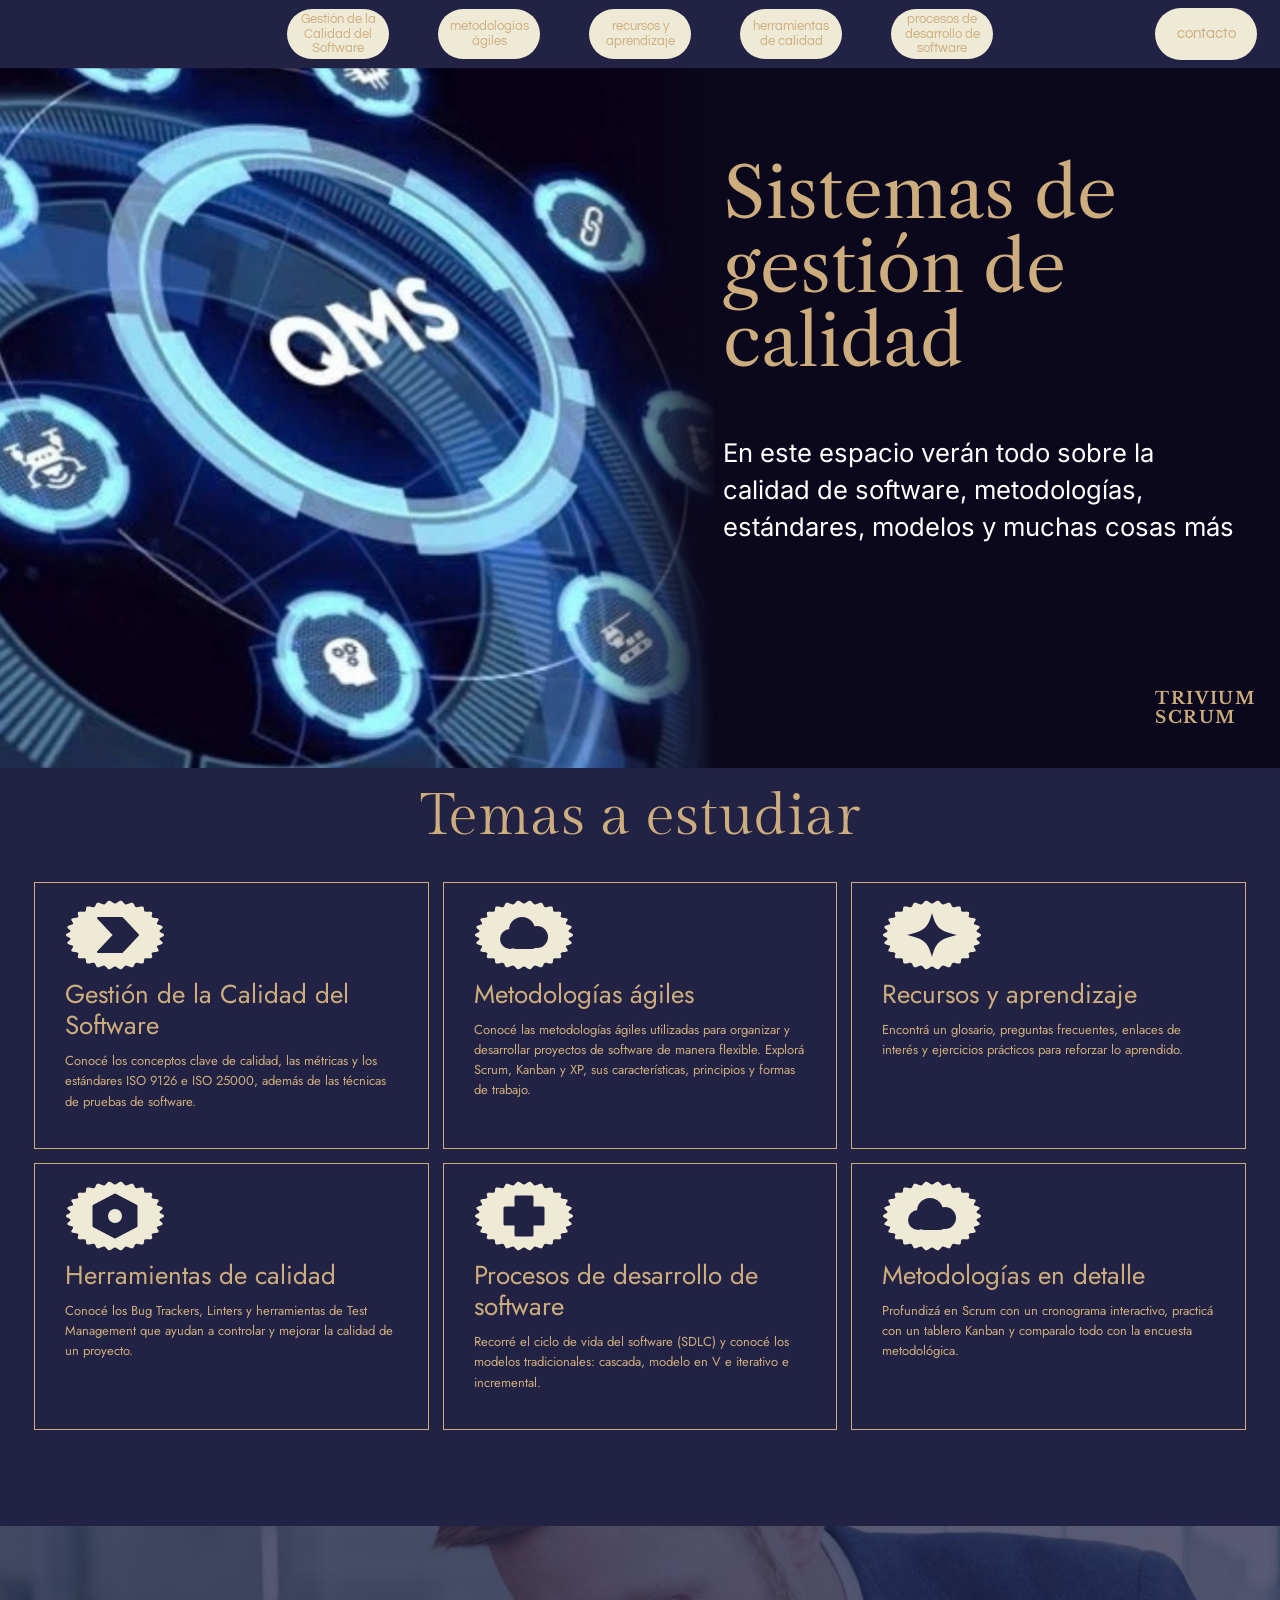
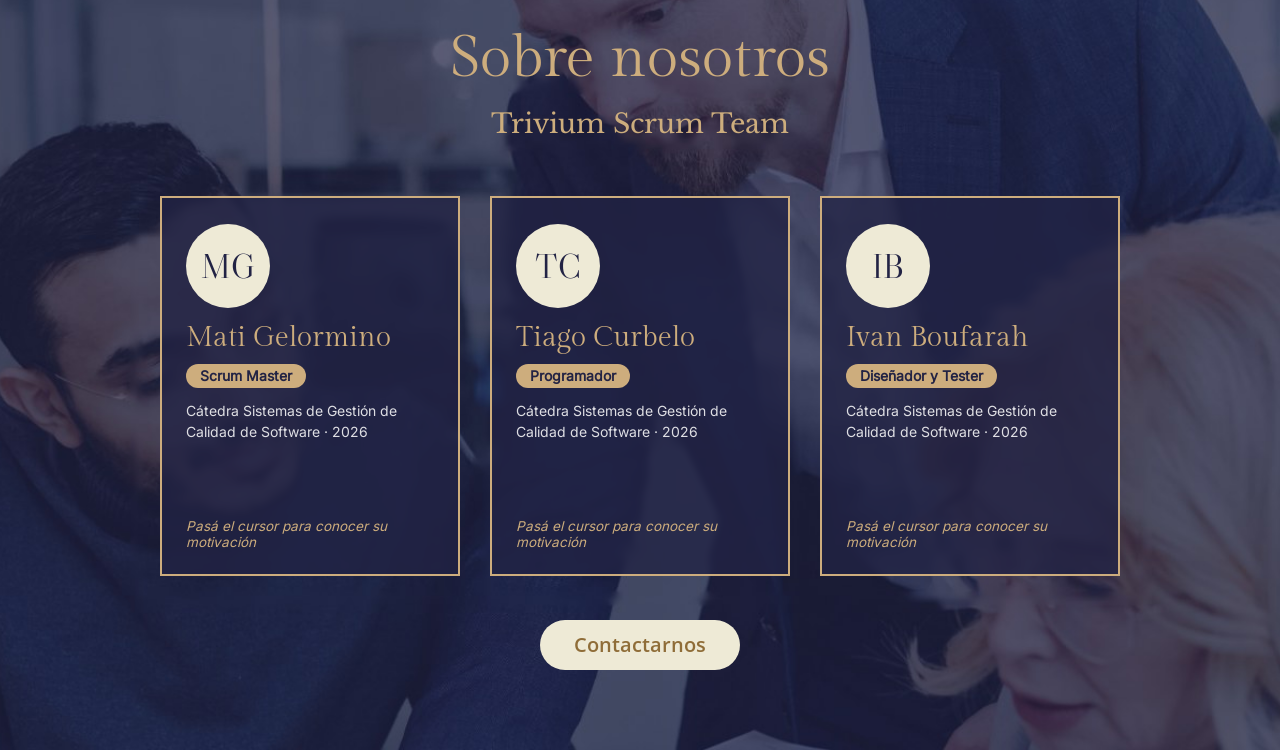
<file: proyecto de srcum/trivium-scrum-pagina/trivium-scrum/index.html>
<!DOCTYPE html>
<html lang="es">
<head>
  <meta charset="UTF-8">
  <meta name="viewport" content="width=device-width, initial-scale=1">
  <title>Sistemas de gestión de calidad | Trivium Scrum</title>
  <meta name="description" content="Todo sobre la calidad de software, metodologías, estándares y modelos. Trivium Scrum Team.">
  <link rel="stylesheet" href="css/fonts.css">
  <link rel="stylesheet" href="css/style.css">
  <link rel="stylesheet" href="css/componentes.css">
</head>
<body>

  <header class="site-header">
    <button class="menu-toggle" type="button" aria-label="Abrir menú de navegación" aria-expanded="false" aria-controls="menu-principal">
      <span class="menu-toggle__bar"></span>
      <span class="menu-toggle__bar"></span>
      <span class="menu-toggle__bar"></span>
    </button>

    <nav class="main-nav" id="menu-principal" aria-label="Navegación principal">
      <ul class="main-nav__list">
        <li class="has-sub"><a class="pill" href="fundamentos.html">Gestión de la Calidad del Software</a><ul class="submenu"><li><a href="fundamentos.html">Fundamentos de Calidad</a></li><li><a href="tecnicas.html">Técnicas de Aseguramiento</a></li></ul></li>
        <li class="has-sub"><a class="pill" href="metodologias-agiles.html">metodologías ágiles</a><ul class="submenu"><li><a href="metodologias-agiles.html">Scrum, Kanban y XP</a></li><li><a href="metodologias-detalle.html">Metodologías en detalle</a></li><li><a href="comparador.html">Comparador</a></li><li><a href="encuesta.html">Encuesta metodológica</a></li></ul></li>
        <li><a class="pill" href="recursos.html">recursos y aprendizaje</a></li>
        <li><a class="pill" href="herramientas.html">herramientas de calidad</a></li>
        <li class="has-sub"><a class="pill" href="sdlc.html">procesos de desarrollo de software</a><ul class="submenu"><li><a href="sdlc.html">Ciclo de vida (SDLC)</a></li><li><a href="modelos-tradicionales.html">Modelos Tradicionales</a></li></ul></li>
      </ul>
    </nav>

    <a class="pill pill--login pill--text" href="contacto.html">contacto</a>
  </header>

  <main>
    <section class="hero" id="inicio" aria-labelledby="hero-titulo">
      <img class="hero__bg" src="img/hero.png" alt="Ilustración futurista de un círculo con las siglas QMS rodeado de íconos tecnológicos" width="765" height="699">
      <div class="hero__content">
        <h1 class="hero__title" id="hero-titulo">Sistemas de gestión de calidad</h1>
        <p class="hero__text">En este espacio verán todo sobre la calidad de software, metodologías, estándares, modelos y muchas cosas más</p>
      </div>
      <p class="hero__brand">Trivium<br>Scrum</p>
    </section>

    <section class="topics" id="temas" aria-labelledby="temas-titulo">
      <h2 class="section-title" id="temas-titulo">Temas a estudiar</h2>

      <div class="topics__grid">
        <a class="topic-card" href="fundamentos.html">
          <img class="topic-card__icon" src="img/icono-gestion.svg" alt="" width="100" height="72">
          <h3 class="topic-card__title">Gestión de la Calidad del Software</h3>
          <p class="topic-card__text">Conocé los conceptos clave de calidad, las métricas y los estándares ISO 9126 e ISO 25000, además de las técnicas de pruebas de software.</p>
        </a>

        <a class="topic-card" href="metodologias-agiles.html">
          <img class="topic-card__icon" src="img/icono-agiles.svg" alt="" width="100" height="72">
          <h3 class="topic-card__title">Metodologías ágiles</h3>
          <p class="topic-card__text">Conocé las metodologías ágiles utilizadas para organizar y desarrollar proyectos de software de manera flexible. Explorá Scrum, Kanban y XP, sus características, principios y formas de trabajo.</p>
        </a>

        <a class="topic-card" href="recursos.html">
          <img class="topic-card__icon" src="img/icono-recursos.svg" alt="" width="100" height="72">
          <h3 class="topic-card__title">Recursos y aprendizaje</h3>
          <p class="topic-card__text">Encontrá un glosario, preguntas frecuentes, enlaces de interés y ejercicios prácticos para reforzar lo aprendido.</p>
        </a>

        <a class="topic-card" href="herramientas.html">
          <img class="topic-card__icon" src="img/icono-herramientas.svg" alt="" width="100" height="72">
          <h3 class="topic-card__title">Herramientas de calidad</h3>
          <p class="topic-card__text">Conocé los Bug Trackers, Linters y herramientas de Test Management que ayudan a controlar y mejorar la calidad de un proyecto.</p>
        </a>

        <a class="topic-card" href="sdlc.html">
          <img class="topic-card__icon" src="img/icono-procesos.svg" alt="" width="100" height="72">
          <h3 class="topic-card__title">Procesos de desarrollo de software</h3>
          <p class="topic-card__text">Recorré el ciclo de vida del software (SDLC) y conocé los modelos tradicionales: cascada, modelo en V e iterativo e incremental.</p>
        </a>

        <a class="topic-card" href="metodologias-detalle.html">
          <img class="topic-card__icon" src="img/icono-agiles.svg" alt="" width="100" height="72">
          <h3 class="topic-card__title">Metodologías en detalle</h3>
          <p class="topic-card__text">Profundizá en Scrum con un cronograma interactivo, practicá con un tablero Kanban y comparalo todo con la encuesta metodológica.</p>
        </a>
      </div>
    </section>

    <section class="about" id="nosotros" aria-labelledby="nosotros-titulo">
      <div class="about__bg" role="img" aria-label="Tres personas colaborando frente a una computadora"></div>
      <h2 class="section-title" id="nosotros-titulo">Sobre nosotros</h2>
      <p class="about__subtitle">Trivium Scrum Team</p>

      <ul class="team">
        <li class="profile" tabindex="0" aria-label="Mati Gelormino, Scrum Master">
          <div class="profile__avatar" aria-hidden="true">MG</div>
          <h3 class="profile__name">Mati Gelormino</h3>
          <p class="profile__role">Scrum Master</p>
          <p class="profile__inst">Cátedra Sistemas de Gestión de Calidad de Software · 2026</p>
          <p class="profile__why"><strong>Mi motivación:</strong> Me motiva que el equipo trabaje ordenado y que cada integrante pueda aportar lo mejor de sí.</p>
          <p class="profile__hint" aria-hidden="true">Pasá el cursor para conocer su motivación</p>
        </li>
        <li class="profile" tabindex="0" aria-label="Tiago Curbelo, Programador">
          <div class="profile__avatar" aria-hidden="true">TC</div>
          <h3 class="profile__name">Tiago Curbelo</h3>
          <p class="profile__role">Programador</p>
          <p class="profile__inst">Cátedra Sistemas de Gestión de Calidad de Software · 2026</p>
          <p class="profile__why"><strong>Mi motivación:</strong> Me motiva convertir una idea en algo que funcione y aprender buenas prácticas de código y de calidad.</p>
          <p class="profile__hint" aria-hidden="true">Pasá el cursor para conocer su motivación</p>
        </li>
        <li class="profile" tabindex="0" aria-label="Ivan Boufarah, Diseñador y Tester">
          <div class="profile__avatar" aria-hidden="true">IB</div>
          <h3 class="profile__name">Ivan Boufarah</h3>
          <p class="profile__role">Diseñador y Tester</p>
          <p class="profile__inst">Cátedra Sistemas de Gestión de Calidad de Software · 2026</p>
          <p class="profile__why"><strong>Mi motivación:</strong> Me motiva que el sitio sea claro, accesible y cómodo de usar, y verificar que todo funcione como se espera.</p>
          <p class="profile__hint" aria-hidden="true">Pasá el cursor para conocer su motivación</p>
        </li>
      </ul>
      <div class="about__cta"><a class="btn" href="contacto.html">Contactarnos</a></div>
    </section>
  </main>

  <script src="js/main.js"></script>
</body>
</html>
</file>
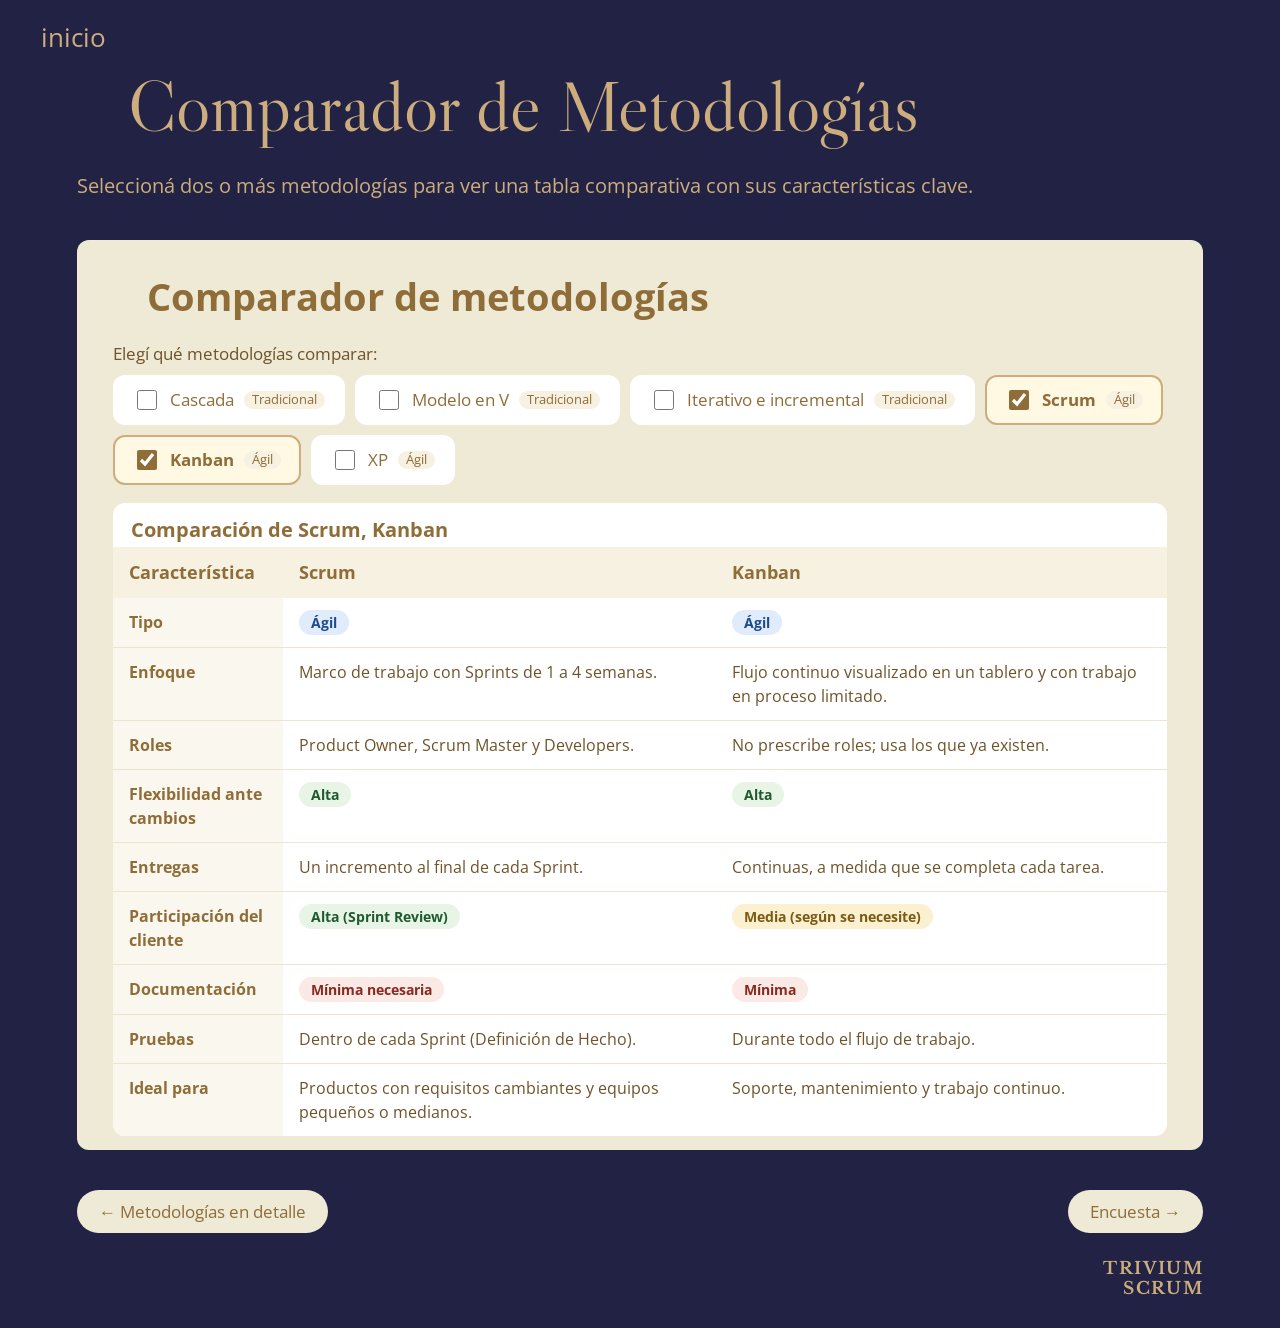
<file: proyecto de srcum/trivium-scrum-pagina/trivium-scrum/comparador.html>
<!DOCTYPE html>
<html lang="es">
<head>
  <meta charset="UTF-8">
  <meta name="viewport" content="width=device-width, initial-scale=1">
  <title>Comparador de metodologías | Trivium Scrum</title>
  <meta name="description" content="Compará modelos tradicionales y metodologías ágiles en una tabla interactiva.">
  <link rel="stylesheet" href="css/fonts.css">
  <link rel="stylesheet" href="css/style.css">
  <link rel="stylesheet" href="css/componentes.css">
</head>
<body class="inner">
  <a class="back" href="index.html">inicio</a>

  <main class="wrap">
    <h1 class="page-title">Comparador de Metodologías</h1>

    <div class="intro"><h2 class="sr-only">Introducción</h2><p>Seleccioná dos o más metodologías para ver una tabla comparativa con sus características clave.</p></div>
    <section class="panel" aria-labelledby="cmp-t">
      <h2 class="panel__title" id="cmp-t">Comparador de metodologías</h2>
      <fieldset class="cmp-pick" id="cmpPick"><legend>Elegí qué metodologías comparar:</legend></fieldset>
      <p class="cmp-msg" id="cmpMsg" role="status" hidden></p>
      <div id="cmpOut" aria-live="polite"></div>
    </section>
    <nav class="pager" aria-label="Otras secciones"><a href="metodologias-detalle.html" rel="prev">← Metodologías en detalle</a><a href="encuesta.html" rel="next">Encuesta →</a></nav>
    <footer class="brand">Trivium<br>Scrum</footer>
  </main>

  <script src="js/main.js"></script>
  <script src="js/comparador.js"></script>
</body>
</html>
</file>
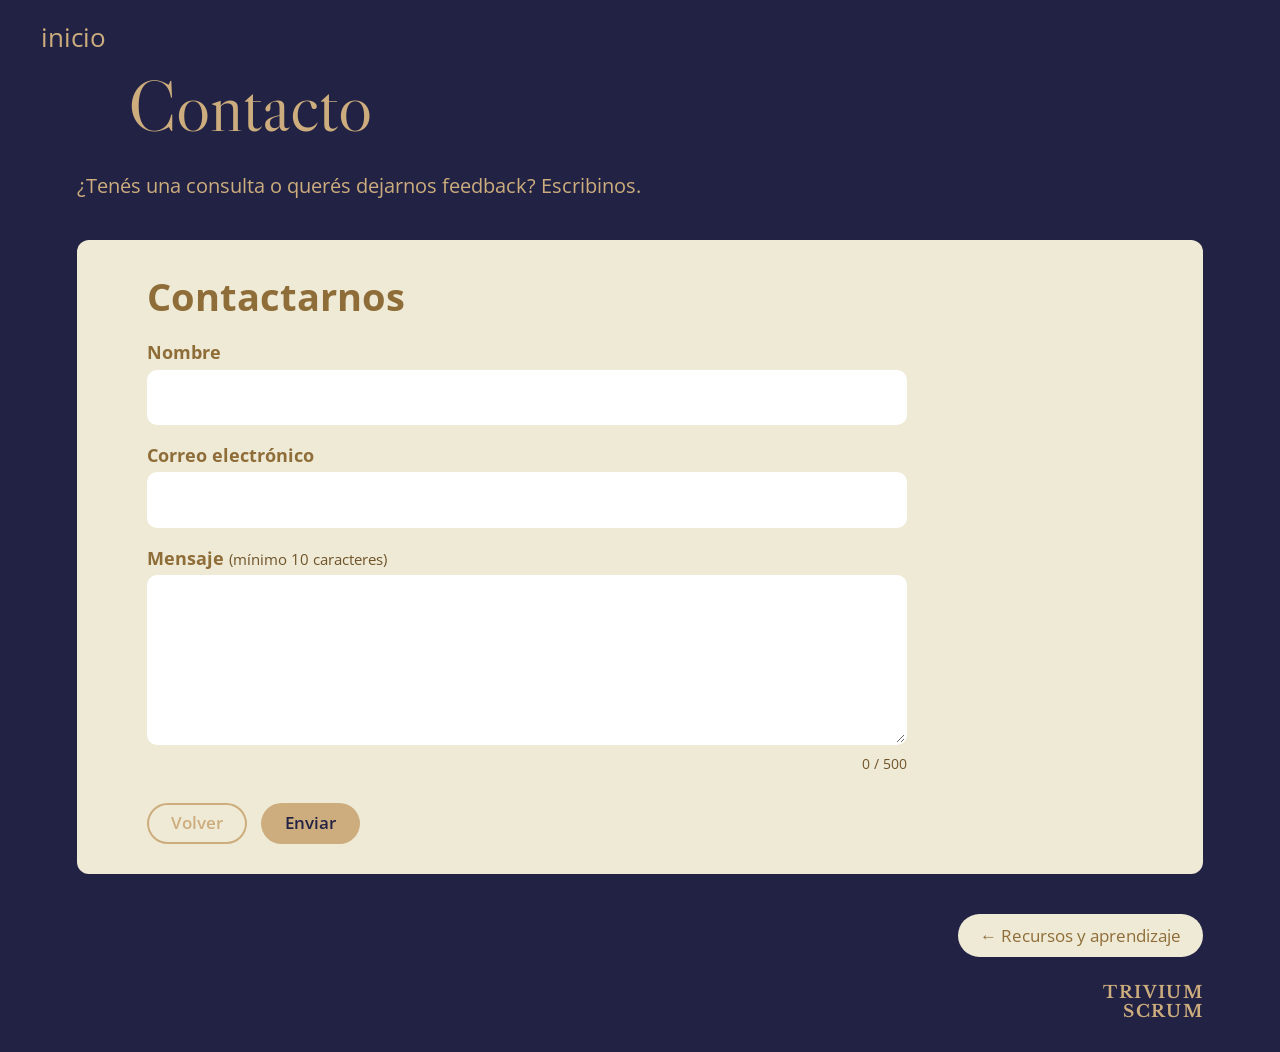
<file: proyecto de srcum/trivium-scrum-pagina/trivium-scrum/contacto.html>
<!DOCTYPE html>
<html lang="es">
<head>
  <meta charset="UTF-8">
  <meta name="viewport" content="width=device-width, initial-scale=1">
  <title>Contacto | Trivium Scrum</title>
  <meta name="description" content="Formulario para enviar consultas o feedback al equipo Trivium Scrum.">
  <link rel="stylesheet" href="css/fonts.css">
  <link rel="stylesheet" href="css/style.css">
  <link rel="stylesheet" href="css/componentes.css">
</head>
<body class="inner">
  <a class="back" href="index.html">inicio</a>

  <main class="wrap">
    <h1 class="page-title">Contacto</h1>

    <div class="intro"><h2 class="sr-only">Introducción</h2><p>¿Tenés una consulta o querés dejarnos feedback? Escribinos.</p></div>
    <section class="panel" aria-labelledby="con-t" style="padding-bottom:30px">
      <h2 class="panel__title" id="con-t">Contactarnos</h2>
      <form class="form" id="contactForm" novalidate style="margin-left:34px">
        <div class="fld"><label for="nombre">Nombre</label><input id="nombre" name="nombre" type="text" autocomplete="name" maxlength="60" required aria-describedby="nombre-err"><p class="err" id="nombre-err" role="alert"></p></div>
        <div class="fld"><label for="email">Correo electrónico</label><input id="email" name="email" type="email" autocomplete="email" maxlength="100" required aria-describedby="email-err"><p class="err" id="email-err" role="alert"></p></div>
        <div class="fld"><label for="mensaje">Mensaje <small>(mínimo 10 caracteres)</small></label><textarea id="mensaje" name="mensaje" maxlength="500" required aria-describedby="mensaje-err msgCount"></textarea><p class="err" id="mensaje-err" role="alert"></p><p class="count-chars" id="msgCount">0 / 500</p></div>
        <div class="cta-row"><a class="btn btn--ghost" href="index.html">Volver</a><button class="btn" type="submit">Enviar</button></div>
      </form>
      <div class="form-ok" id="formOk" tabindex="-1" role="status" hidden style="margin-left:34px;max-width:760px">
        <h2>¡Gracias, <span id="okName"></span>!</h2>
        <p>Tu mensaje fue enviado correctamente. Te responderemos a la brevedad.</p>
        <div class="cta-row"><button class="btn" type="button" id="again">Enviar otro mensaje</button><a class="btn btn--ghost" href="index.html">Volver al inicio</a></div>
      </div>
    </section>
    <nav class="pager" aria-label="Otras secciones"><a href="recursos.html" rel="prev">← Recursos y aprendizaje</a></nav>
    <footer class="brand">Trivium<br>Scrum</footer>
  </main>

  <script src="js/main.js"></script>
  <script src="js/contacto.js"></script>
</body>
</html>
</file>
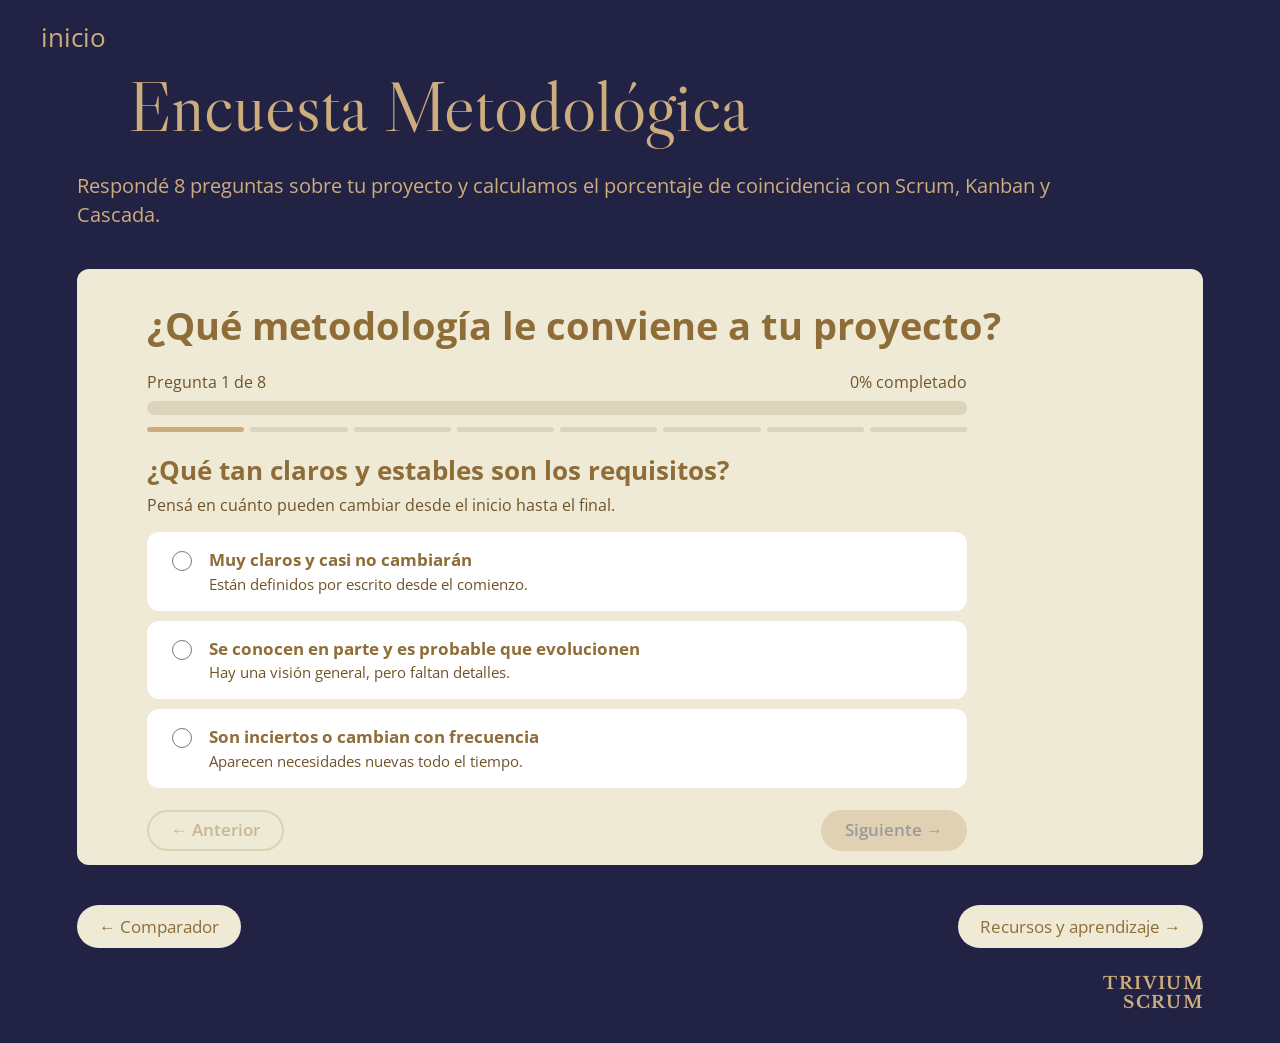
<file: proyecto de srcum/trivium-scrum-pagina/trivium-scrum/encuesta.html>
<!DOCTYPE html>
<html lang="es">
<head>
  <meta charset="UTF-8">
  <meta name="viewport" content="width=device-width, initial-scale=1">
  <title>Encuesta de preferencias metodológicas | Trivium Scrum</title>
  <meta name="description" content="Respondé unas preguntas y descubrí si te conviene Scrum, Kanban o Cascada.">
  <link rel="stylesheet" href="css/fonts.css">
  <link rel="stylesheet" href="css/style.css">
  <link rel="stylesheet" href="css/componentes.css">
</head>
<body class="inner">
  <a class="back" href="index.html">inicio</a>

  <main class="wrap">
    <h1 class="page-title">Encuesta Metodológica</h1>

    <div class="intro"><h2 class="sr-only">Introducción</h2><p>Respondé 8 preguntas sobre tu proyecto y calculamos el porcentaje de coincidencia con Scrum, Kanban y Cascada.</p></div>
    <section class="panel" aria-labelledby="enc-t">
      <h2 class="panel__title" id="enc-t">¿Qué metodología le conviene a tu proyecto?</h2>
      <div class="wiz" id="wiz" style="margin-left:34px"><noscript>Esta encuesta necesita JavaScript.</noscript></div>
    </section>
    <nav class="pager" aria-label="Otras secciones"><a href="comparador.html" rel="prev">← Comparador</a><a href="recursos.html" rel="next">Recursos y aprendizaje →</a></nav>
    <footer class="brand">Trivium<br>Scrum</footer>
  </main>

  <script src="js/main.js"></script>
  <script src="js/encuesta.js"></script>
</body>
</html>
</file>
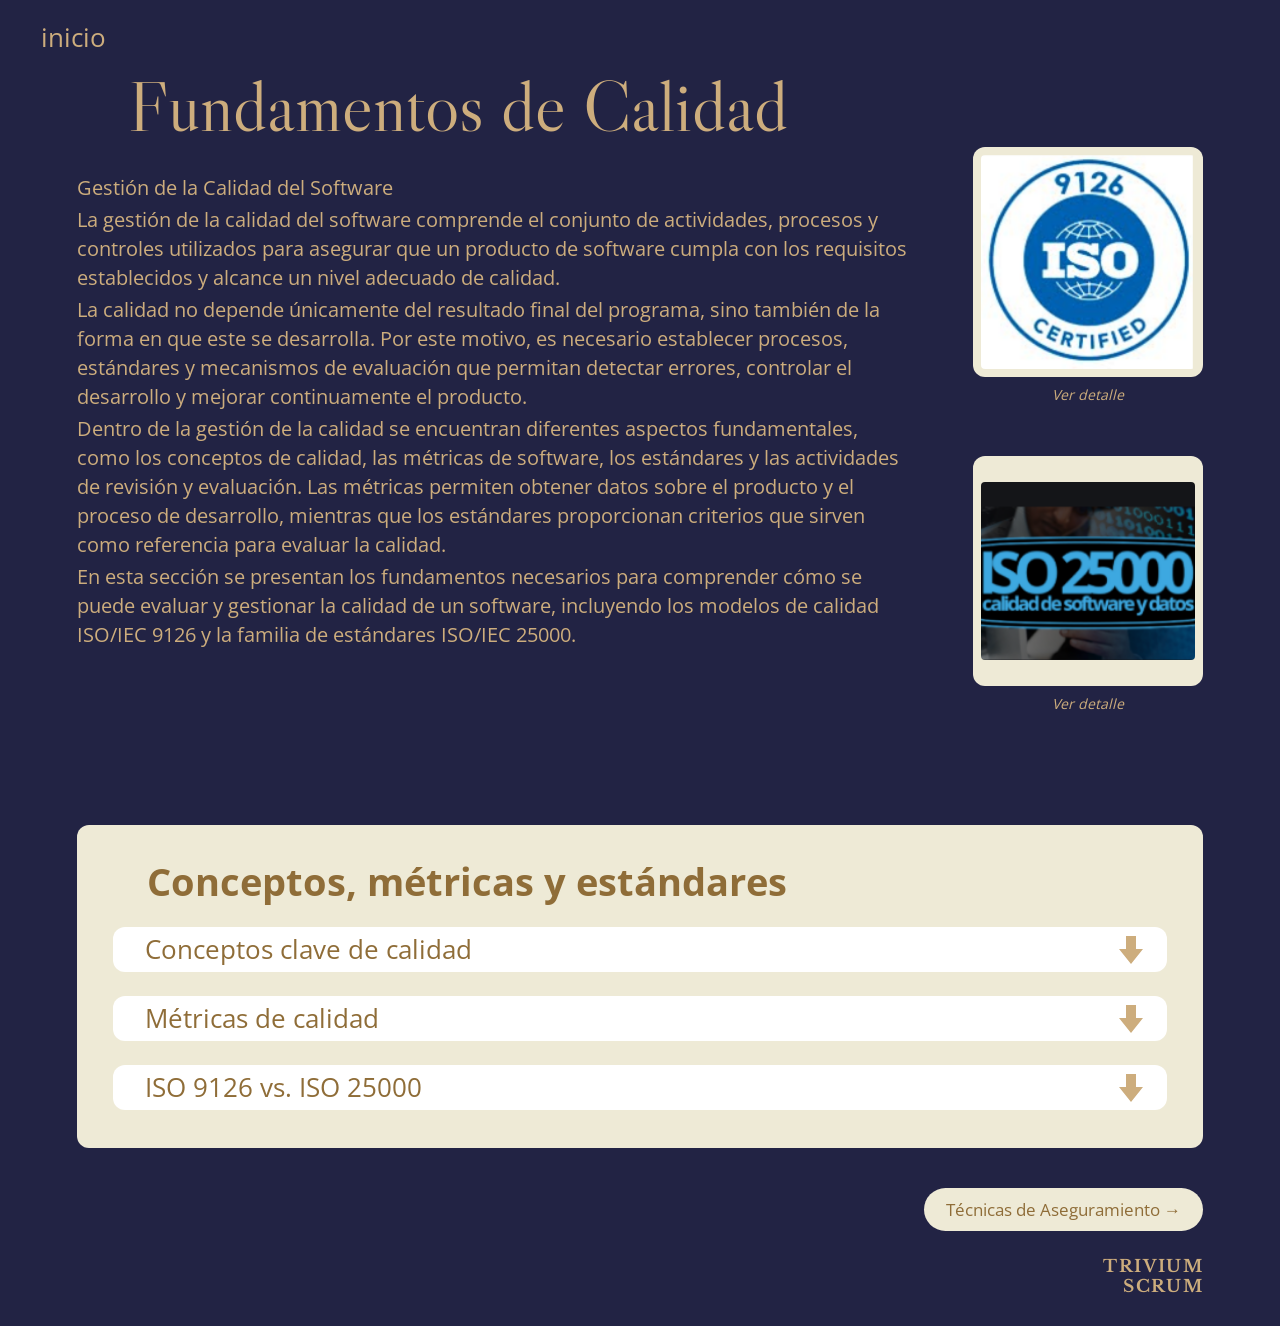
<file: proyecto de srcum/trivium-scrum-pagina/trivium-scrum/fundamentos.html>
<!DOCTYPE html>
<html lang="es">
<head>
  <meta charset="UTF-8">
  <meta name="viewport" content="width=device-width, initial-scale=1">
  <title>Fundamentos de Calidad | Trivium Scrum</title>
  <meta name="description" content="Conceptos clave de calidad de software, métricas y estándares ISO/IEC 9126 e ISO/IEC 25000.">
  <link rel="stylesheet" href="css/fonts.css">
  <link rel="stylesheet" href="css/style.css">
</head>
<body class="inner">
  <a class="back" href="index.html">inicio</a>

  <main class="wrap">
    <h1 class="page-title">Fundamentos de Calidad</h1>

    <div class="fund">
      <div class="intro">
        <h2>Gestión de la Calidad del Software</h2>
        <p>La gestión de la calidad del software comprende el conjunto de actividades, procesos y controles utilizados para asegurar que un producto de software cumpla con los requisitos establecidos y alcance un nivel adecuado de calidad.</p><p>La calidad no depende únicamente del resultado final del programa, sino también de la forma en que este se desarrolla. Por este motivo, es necesario establecer procesos, estándares y mecanismos de evaluación que permitan detectar errores, controlar el desarrollo y mejorar continuamente el producto.</p><p>Dentro de la gestión de la calidad se encuentran diferentes aspectos fundamentales, como los conceptos de calidad, las métricas de software, los estándares y las actividades de revisión y evaluación. Las métricas permiten obtener datos sobre el producto y el proceso de desarrollo, mientras que los estándares proporcionan criterios que sirven como referencia para evaluar la calidad.</p><p>En esta sección se presentan los fundamentos necesarios para comprender cómo se puede evaluar y gestionar la calidad de un software, incluyendo los modelos de calidad ISO/IEC 9126 y la familia de estándares ISO/IEC 25000.</p>
      </div>
      <div class="fund__aside">
        <div class="iso-wrap"><button class="iso" type="button" aria-expanded="false" aria-controls="pop-9126" aria-label="ISO/IEC 9126: ver el detalle del estándar"><img src="img/iso-9126.png" alt="Sello ISO 9126 Certified" width="212" height="212"></button><span class="iso-hint">Ver detalle</span></div>
        <div class="iso-wrap"><button class="iso" type="button" aria-expanded="false" aria-controls="pop-25000" aria-label="ISO/IEC 25000: ver el detalle del estándar"><img src="img/iso-25000.png" alt="Banner ISO 25000, calidad de software y datos" width="209" height="174"></button><span class="iso-hint">Ver detalle</span></div>
      </div>
      <section class="popover" id="pop-9126" role="region" aria-labelledby="pop-9126-t" hidden><button class="popover__close" type="button" aria-label="Cerrar detalle">✕</button><h2 id="pop-9126-t">ISO/IEC 9126</h2><p>La ISO/IEC 9126 es un estándar utilizado para evaluar la calidad del software. Propone un modelo de calidad que permite analizar diferentes características de un producto de software y determinar qué tan bien cumple con los requisitos establecidos.</p><p>El modelo divide la calidad del software en seis características principales:</p><h3>1. Funcionalidad</h3><p>Evalúa si el software proporciona las funciones necesarias para satisfacer las necesidades para las que fue desarrollado.</p><h3>2. Fiabilidad</h3><p>Analiza la capacidad del software para mantener un funcionamiento correcto y estable durante un período determinado.</p><h3>3. Usabilidad</h3><p>Evalúa qué tan fácil resulta para los usuarios comprender, aprender y utilizar el sistema.</p><h3>4. Eficiencia</h3><p>Considera la relación entre el rendimiento del software y los recursos que utiliza, como memoria, procesamiento y tiempo de respuesta.</p><h3>5. Mantenibilidad</h3><p>Evalúa qué tan sencillo resulta analizar, modificar, corregir o mejorar el software.</p><h3>6. Portabilidad</h3><p>Analiza la capacidad del software para ser trasladado y funcionar en diferentes entornos o plataformas.</p><h3>¿Para qué sirve?</h3><p>La ISO/IEC 9126 proporciona una referencia para organizar y evaluar diferentes aspectos de la calidad de un software. En lugar de considerar la calidad como un único aspecto, permite analizarla mediante varias características.</p><p><strong>Ejemplo:</strong> en una aplicación web, se puede evaluar su funcionalidad comprobando que las opciones funcionen correctamente, su usabilidad observando si los usuarios pueden utilizarla fácilmente y su eficiencia analizando sus tiempos de respuesta.</p></section>
      <section class="popover" id="pop-25000" role="region" aria-labelledby="pop-25000-t" hidden><button class="popover__close" type="button" aria-label="Cerrar detalle">✕</button><h2 id="pop-25000-t">ISO/IEC 25000 (SQuaRE)</h2><p>La familia ISO/IEC 25000, conocida como SQuaRE (<em>Systems and software Quality Requirements and Evaluation</em>), es el conjunto de normas que reemplaza a la ISO/IEC 9126. Su objetivo es especificar los requisitos de calidad y evaluar la calidad de productos de software y sistemas.</p><p>Se organiza en cinco divisiones: gestión de la calidad (2500n), modelo de calidad (2501n), medición de la calidad (2502n), requisitos de calidad (2503n) y evaluación de la calidad (2504n).</p><p>Su modelo de calidad del producto, la ISO/IEC 25010, define ocho características principales:</p><h3>1. Adecuación funcional</h3><p>Evalúa si el producto proporciona las funciones necesarias y las realiza de forma completa y correcta.</p><h3>2. Eficiencia de desempeño</h3><p>Considera los tiempos de respuesta, el uso de recursos y la capacidad del sistema bajo carga.</p><h3>3. Compatibilidad</h3><p>Analiza si el producto puede coexistir e intercambiar información con otros sistemas.</p><h3>4. Usabilidad</h3><p>Evalúa qué tan fácil resulta aprender, operar y utilizar el producto, incluyendo la accesibilidad.</p><h3>5. Fiabilidad</h3><p>Mide la capacidad de funcionar de forma estable, estar disponible y recuperarse ante fallas.</p><h3>6. Seguridad</h3><p>Considera la protección de la información: confidencialidad, integridad, autenticidad y trazabilidad.</p><h3>7. Mantenibilidad</h3><p>Evalúa qué tan sencillo resulta analizar, modificar y probar el software.</p><h3>8. Portabilidad</h3><p>Analiza la facilidad para instalar el software y adaptarlo a otros entornos.</p><h3>¿Para qué sirve?</h3><p>Ofrece un marco común para definir qué significa calidad en un producto concreto y cómo medirla. Además de la calidad del producto, define la calidad en uso: efectividad, eficiencia, satisfacción, ausencia de riesgo y cobertura de contexto.</p><p><strong>Ejemplo:</strong> en una aplicación bancaria, se puede evaluar su seguridad comprobando que los datos estén protegidos, su fiabilidad verificando que esté disponible cuando se la necesita y su eficiencia de desempeño midiendo el tiempo de respuesta de las operaciones.</p><p><em>Nota: en 2023 se publicó una revisión de la ISO/IEC 25010 que actualiza algunas características. Conviene consultar siempre la versión vigente de la norma.</em></p></section>
    </div>

    <section class="panel" aria-labelledby="fund-panel">
      <h2 class="panel__title" id="fund-panel">Conceptos, métricas y estándares</h2>
      <div class="acc "><h3 class="acc__h"><button class="acc__btn" id="fund-conceptos" type="button" aria-expanded="false" aria-controls="fund-conceptos-p"><span class="acc__label">Conceptos clave de calidad</span></button></h3><div class="acc__panel" id="fund-conceptos-p" role="region" aria-labelledby="fund-conceptos" hidden><p><strong>Calidad del software:</strong> grado en que un producto satisface las necesidades explícitas e implícitas de sus usuarios cuando se utiliza en condiciones específicas. No se reduce a «no tener errores»: también implica que sea útil, confiable, fácil de usar y de mantener.</p><p><strong>Calidad del producto y del proceso:</strong> la primera evalúa el resultado (el software); la segunda, la forma en que se desarrolla. Un buen proceso aumenta la probabilidad de obtener un buen producto.</p><p><strong>Verificación y validación:</strong> verificar es comprobar que el producto se construye correctamente respecto de su especificación; validar es comprobar que se construye el producto correcto, es decir, el que el usuario necesita.</p><p><strong>Error, defecto y falla:</strong> una persona comete un error, que introduce un defecto en el código, y ese defecto puede producir una falla visible para el usuario.</p><p><strong>Aseguramiento y control de calidad:</strong> el aseguramiento (QA) busca prevenir defectos mejorando los procesos; el control (QC) los detecta mediante pruebas y revisiones.</p></div></div>
      <div class="acc "><h3 class="acc__h"><button class="acc__btn" id="fund-metricas" type="button" aria-expanded="false" aria-controls="fund-metricas-p"><span class="acc__label">Métricas de calidad</span></button></h3><div class="acc__panel" id="fund-metricas-p" role="region" aria-labelledby="fund-metricas" hidden><p>Una métrica es una medida cuantitativa de un atributo del producto o del proceso. Permite obtener datos objetivos para evaluar la calidad y tomar decisiones. Algunas de las más utilizadas son:</p><ul><li><strong>Densidad de defectos:</strong> defectos encontrados en relación con el tamaño del software (por ejemplo, por cada 1000 líneas de código).</li><li><strong>Cobertura de pruebas:</strong> porcentaje del código que es ejecutado por las pruebas.</li><li><strong>Complejidad ciclomática:</strong> cantidad de caminos independientes dentro del código; cuanto mayor es, más difícil resulta probarlo y mantenerlo.</li><li><strong>Defectos escapados:</strong> defectos que no se detectaron antes de la entrega y aparecieron en producción.</li></ul></div></div>
      <div class="acc "><h3 class="acc__h"><button class="acc__btn" id="fund-estandares" type="button" aria-expanded="false" aria-controls="fund-estandares-p"><span class="acc__label">ISO 9126 vs. ISO 25000</span></button></h3><div class="acc__panel" id="fund-estandares-p" role="region" aria-labelledby="fund-estandares" hidden><p>Resumen de las diferencias entre ambos estándares:</p><div class="table-wrap"><table><caption>ISO/IEC 9126 frente a ISO/IEC 25000</caption><thead><tr><th scope="col">Aspecto</th><th scope="col">ISO/IEC 9126</th><th scope="col">ISO/IEC 25000 (SQuaRE)</th></tr></thead><tbody>
<tr><th scope="row">Estado</th><td>Reemplazada por la familia ISO/IEC 25000</td><td>Vigente</td></tr>
<tr><th scope="row">Estructura</th><td>Cuatro partes: modelo de calidad, métricas externas, métricas internas y métricas de calidad en uso</td><td>Familia organizada en cinco divisiones: gestión, modelo, medición, requisitos y evaluación</td></tr>
<tr><th scope="row">Características del producto</th><td>6: funcionalidad, fiabilidad, usabilidad, eficiencia, mantenibilidad y portabilidad</td><td>8 (ISO/IEC 25010): adecuación funcional, eficiencia de desempeño, compatibilidad, usabilidad, fiabilidad, seguridad, mantenibilidad y portabilidad</td></tr>
<tr><th scope="row">Calidad en uso</th><td>Efectividad, productividad, seguridad y satisfacción</td><td>Efectividad, eficiencia, satisfacción, ausencia de riesgo y cobertura de contexto</td></tr>
<tr><th scope="row">Evaluación</th><td>Se apoyaba en la norma ISO/IEC 14598</td><td>Integrada en la división 2504n (ISO/IEC 25040)</td></tr>
</tbody></table></div></div></div>
    </section>

    <nav class="pager" aria-label="Otras secciones"><a href="tecnicas.html" rel="next">Técnicas de Aseguramiento →</a></nav>
    <footer class="brand">Trivium<br>Scrum</footer>
  </main>

  <script src="js/main.js"></script>
</body>
</html>
</file>
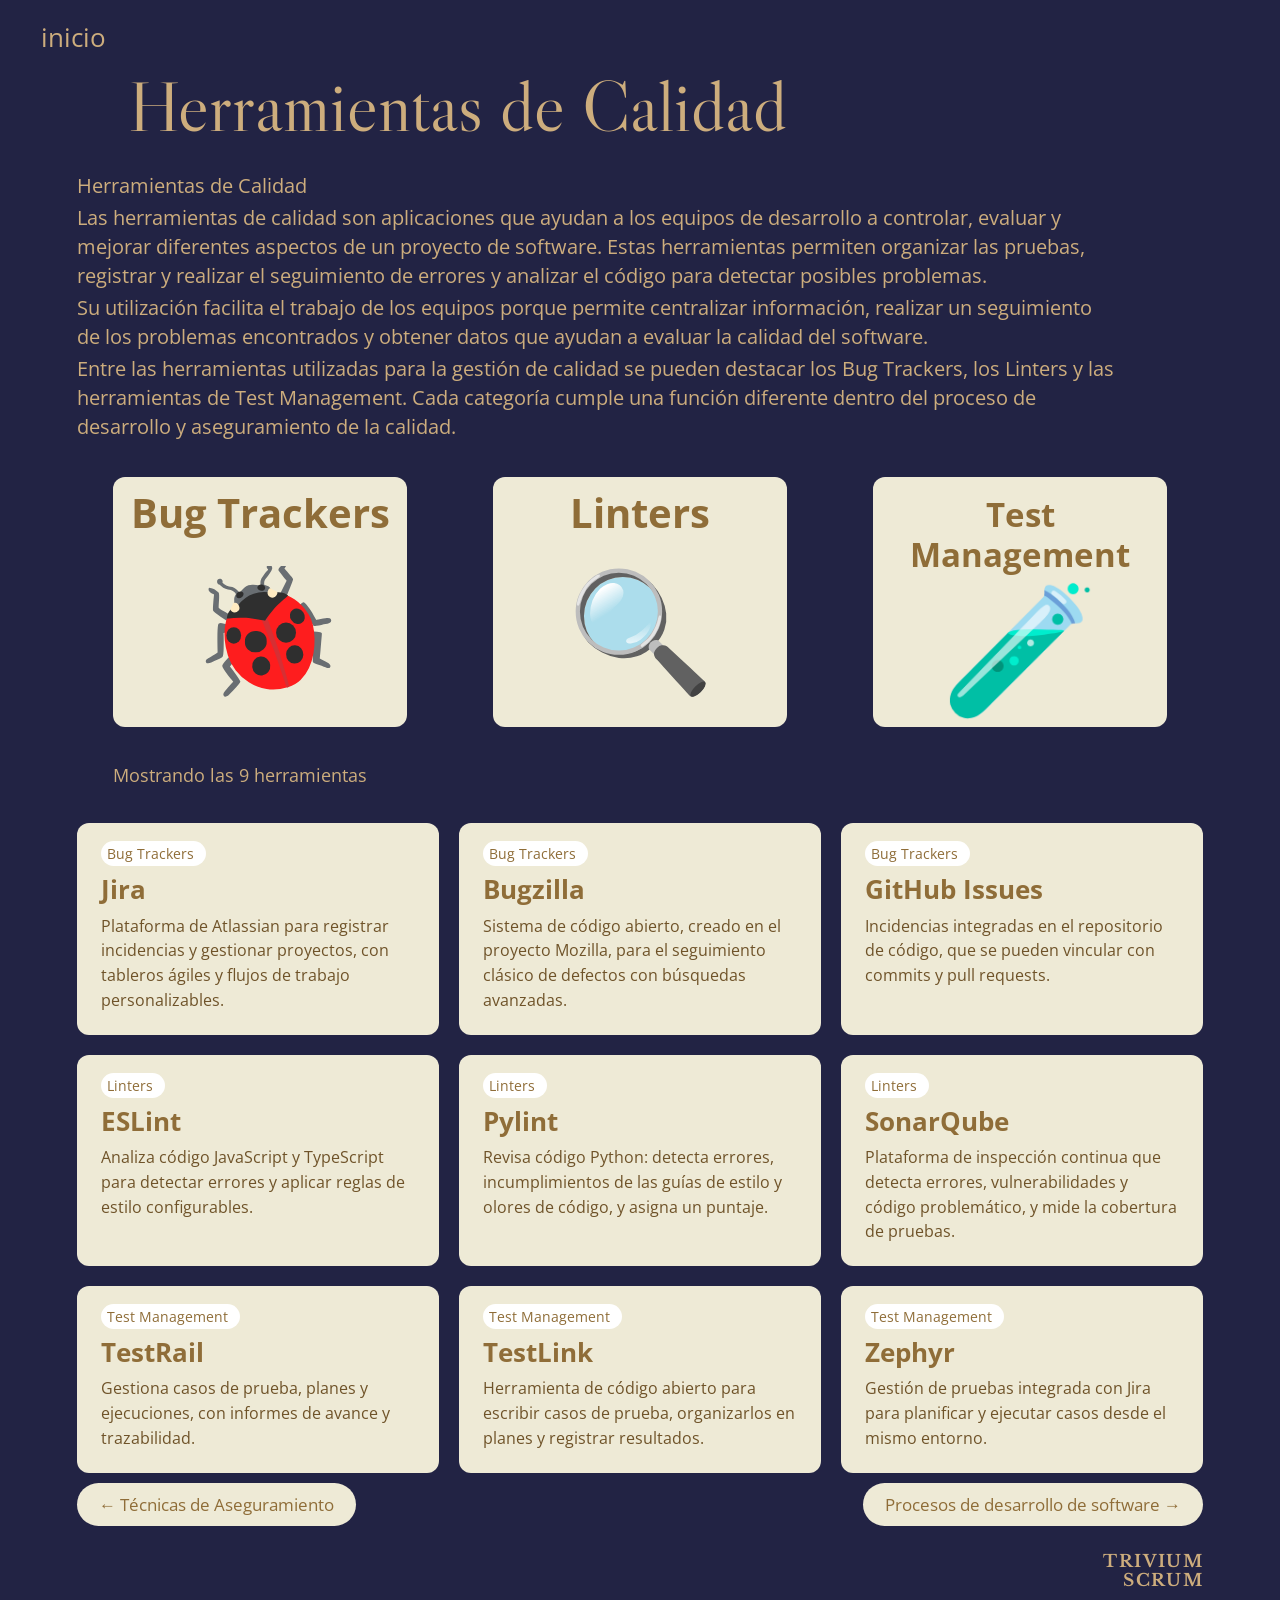
<file: proyecto de srcum/trivium-scrum-pagina/trivium-scrum/herramientas.html>
<!DOCTYPE html>
<html lang="es">
<head>
  <meta charset="UTF-8">
  <meta name="viewport" content="width=device-width, initial-scale=1">
  <title>Herramientas de Calidad | Trivium Scrum</title>
  <meta name="description" content="Bug Trackers, Linters y herramientas de Test Management: gestión de pruebas, seguimiento de defectos y análisis de calidad.">
  <link rel="stylesheet" href="css/fonts.css">
  <link rel="stylesheet" href="css/style.css">
</head>
<body class="inner">
  <a class="back" href="index.html">inicio</a>

  <main class="wrap">
    <h1 class="page-title">Herramientas de Calidad</h1>

    <div class="intro">
      <h2>Herramientas de Calidad</h2>
      <p>Las herramientas de calidad son aplicaciones que ayudan a los equipos de desarrollo a controlar, evaluar y mejorar diferentes aspectos de un proyecto de software. Estas herramientas permiten organizar las pruebas, registrar y realizar el seguimiento de errores y analizar el código para detectar posibles problemas.</p><p>Su utilización facilita el trabajo de los equipos porque permite centralizar información, realizar un seguimiento de los problemas encontrados y obtener datos que ayudan a evaluar la calidad del software.</p><p>Entre las herramientas utilizadas para la gestión de calidad se pueden destacar los Bug Trackers, los Linters y las herramientas de Test Management. Cada categoría cumple una función diferente dentro del proceso de desarrollo y aseguramiento de la calidad.</p>
    </div>

    <div class="cats" role="group" aria-label="Categorías de herramientas: elegí una para filtrar"><button class="cat " type="button" data-cat="bug" data-name="Bug Trackers" aria-pressed="false" aria-label="Bug Trackers: filtrar herramientas y ver detalle"><span>Bug Trackers</span><img src="img/cat-bug.png" alt="" width="148" height="133"></button><button class="cat " type="button" data-cat="lint" data-name="Linters" aria-pressed="false" aria-label="Linters: filtrar herramientas y ver detalle"><span>Linters</span><img src="img/cat-lupa.png" alt="" width="148" height="133"></button><button class="cat cat--small" type="button" data-cat="test" data-name="Test Management" aria-pressed="false" aria-label="Test Management: filtrar herramientas y ver detalle"><span>Test Management</span><img src="img/cat-tubo.png" alt="" width="148" height="133"></button></div>
    <div class="filter-bar"><p class="filter-status" role="status" aria-live="polite"></p><button class="sub-pill" type="button" data-reset hidden>Ver todas</button></div>
    <section class="detail" data-detail="bug" aria-labelledby="det-bug" hidden><h2 id="det-bug">Bug Trackers</h2><p>Los Bug Trackers son herramientas utilizadas para registrar, organizar y realizar el seguimiento de los errores o defectos encontrados durante el desarrollo y las pruebas de un software.</p><p>Cuando se encuentra un error, el equipo puede registrarlo indicando información como su descripción, prioridad, estado y responsable. De esta manera, se puede realizar un seguimiento desde que el problema es detectado hasta que es solucionado.</p><h3>¿Para qué sirven?</h3><ul><li>Registrar errores y defectos.</li><li>Asignar problemas a los integrantes del equipo.</li><li>Establecer prioridades.</li><li>Consultar el estado de cada problema.</li><li>Realizar un seguimiento de las correcciones.</li><li>Mantener un historial de los defectos encontrados.</li></ul><h3>Ejemplo</h3><p>Durante una prueba se descubre que el botón “Comprar” de una tienda online no funciona. El defecto puede registrarse en el Bug Tracker para que un desarrollador lo analice y lo corrija.</p><h3>Objetivo</h3><p>Facilitar la gestión y seguimiento de los errores para evitar que los defectos detectados queden sin resolver.</p></section><section class="detail" data-detail="lint" aria-labelledby="det-lint" hidden><h2 id="det-lint">Linters</h2><p>Los Linters son herramientas que analizan el código fuente de forma automática, sin ejecutarlo, para detectar errores, malas prácticas y problemas de estilo.</p><p>Aplican un conjunto de reglas definidas por el equipo y señalan las partes del código que no las cumplen, de modo que puedan corregirse antes de que el programa se ejecute o se entregue.</p><h3>¿Para qué sirven?</h3><ul><li>Detectar errores de sintaxis y posibles fallas.</li><li>Mantener un estilo de código uniforme en el equipo.</li><li>Identificar código duplicado o innecesario.</li><li>Señalar malas prácticas y problemas de seguridad.</li><li>Mejorar la legibilidad y el mantenimiento del código.</li></ul><h3>Ejemplo</h3><p>Un linter advierte que una variable fue declarada pero nunca se utiliza, o que una función es demasiado larga y compleja, para que el desarrollador la revise.</p><h3>Objetivo</h3><p>Mejorar la calidad del código desde su escritura y reducir errores antes de las pruebas.</p></section><section class="detail" data-detail="test" aria-labelledby="det-test" hidden><h2 id="det-test">Test Management</h2><p>Las herramientas de Test Management permiten planificar, organizar y controlar las pruebas de un proyecto de software.</p><p>En ellas se registran los casos de prueba, se agrupan en planes y se anotan los resultados de cada ejecución, lo que permite conocer qué se probó, qué falló y cuánto falta.</p><h3>¿Para qué sirven?</h3><ul><li>Diseñar y almacenar casos de prueba.</li><li>Organizar las pruebas en planes y ciclos de ejecución.</li><li>Registrar los resultados de cada prueba.</li><li>Vincular las pruebas con los requisitos y con los defectos.</li><li>Generar informes del avance y del estado de la calidad.</li></ul><h3>Ejemplo</h3><p>El equipo crea un plan de pruebas para la versión 2.0, ejecuta los casos uno por uno y la herramienta muestra qué porcentaje pasó y cuáles fallaron.</p><h3>Objetivo</h3><p>Tener control y trazabilidad de las pruebas para tomar decisiones sobre la calidad del producto.</p></section>
    <ul class="tools" aria-label="Herramientas"><li class="tool" data-cat="bug"><span class="tag">Bug Trackers</span><h3>Jira</h3><p>Plataforma de Atlassian para registrar incidencias y gestionar proyectos, con tableros ágiles y flujos de trabajo personalizables.</p></li><li class="tool" data-cat="bug"><span class="tag">Bug Trackers</span><h3>Bugzilla</h3><p>Sistema de código abierto, creado en el proyecto Mozilla, para el seguimiento clásico de defectos con búsquedas avanzadas.</p></li><li class="tool" data-cat="bug"><span class="tag">Bug Trackers</span><h3>GitHub Issues</h3><p>Incidencias integradas en el repositorio de código, que se pueden vincular con commits y pull requests.</p></li><li class="tool" data-cat="lint"><span class="tag">Linters</span><h3>ESLint</h3><p>Analiza código JavaScript y TypeScript para detectar errores y aplicar reglas de estilo configurables.</p></li><li class="tool" data-cat="lint"><span class="tag">Linters</span><h3>Pylint</h3><p>Revisa código Python: detecta errores, incumplimientos de las guías de estilo y olores de código, y asigna un puntaje.</p></li><li class="tool" data-cat="lint"><span class="tag">Linters</span><h3>SonarQube</h3><p>Plataforma de inspección continua que detecta errores, vulnerabilidades y código problemático, y mide la cobertura de pruebas.</p></li><li class="tool" data-cat="test"><span class="tag">Test Management</span><h3>TestRail</h3><p>Gestiona casos de prueba, planes y ejecuciones, con informes de avance y trazabilidad.</p></li><li class="tool" data-cat="test"><span class="tag">Test Management</span><h3>TestLink</h3><p>Herramienta de código abierto para escribir casos de prueba, organizarlos en planes y registrar resultados.</p></li><li class="tool" data-cat="test"><span class="tag">Test Management</span><h3>Zephyr</h3><p>Gestión de pruebas integrada con Jira para planificar y ejecutar casos desde el mismo entorno.</p></li></ul>

    <nav class="pager" aria-label="Otras secciones"><a href="tecnicas.html" rel="prev">← Técnicas de Aseguramiento</a><a href="sdlc.html" rel="next">Procesos de desarrollo de software →</a></nav>
    <footer class="brand">Trivium<br>Scrum</footer>
  </main>

  <script src="js/main.js"></script>
</body>
</html>
</file>
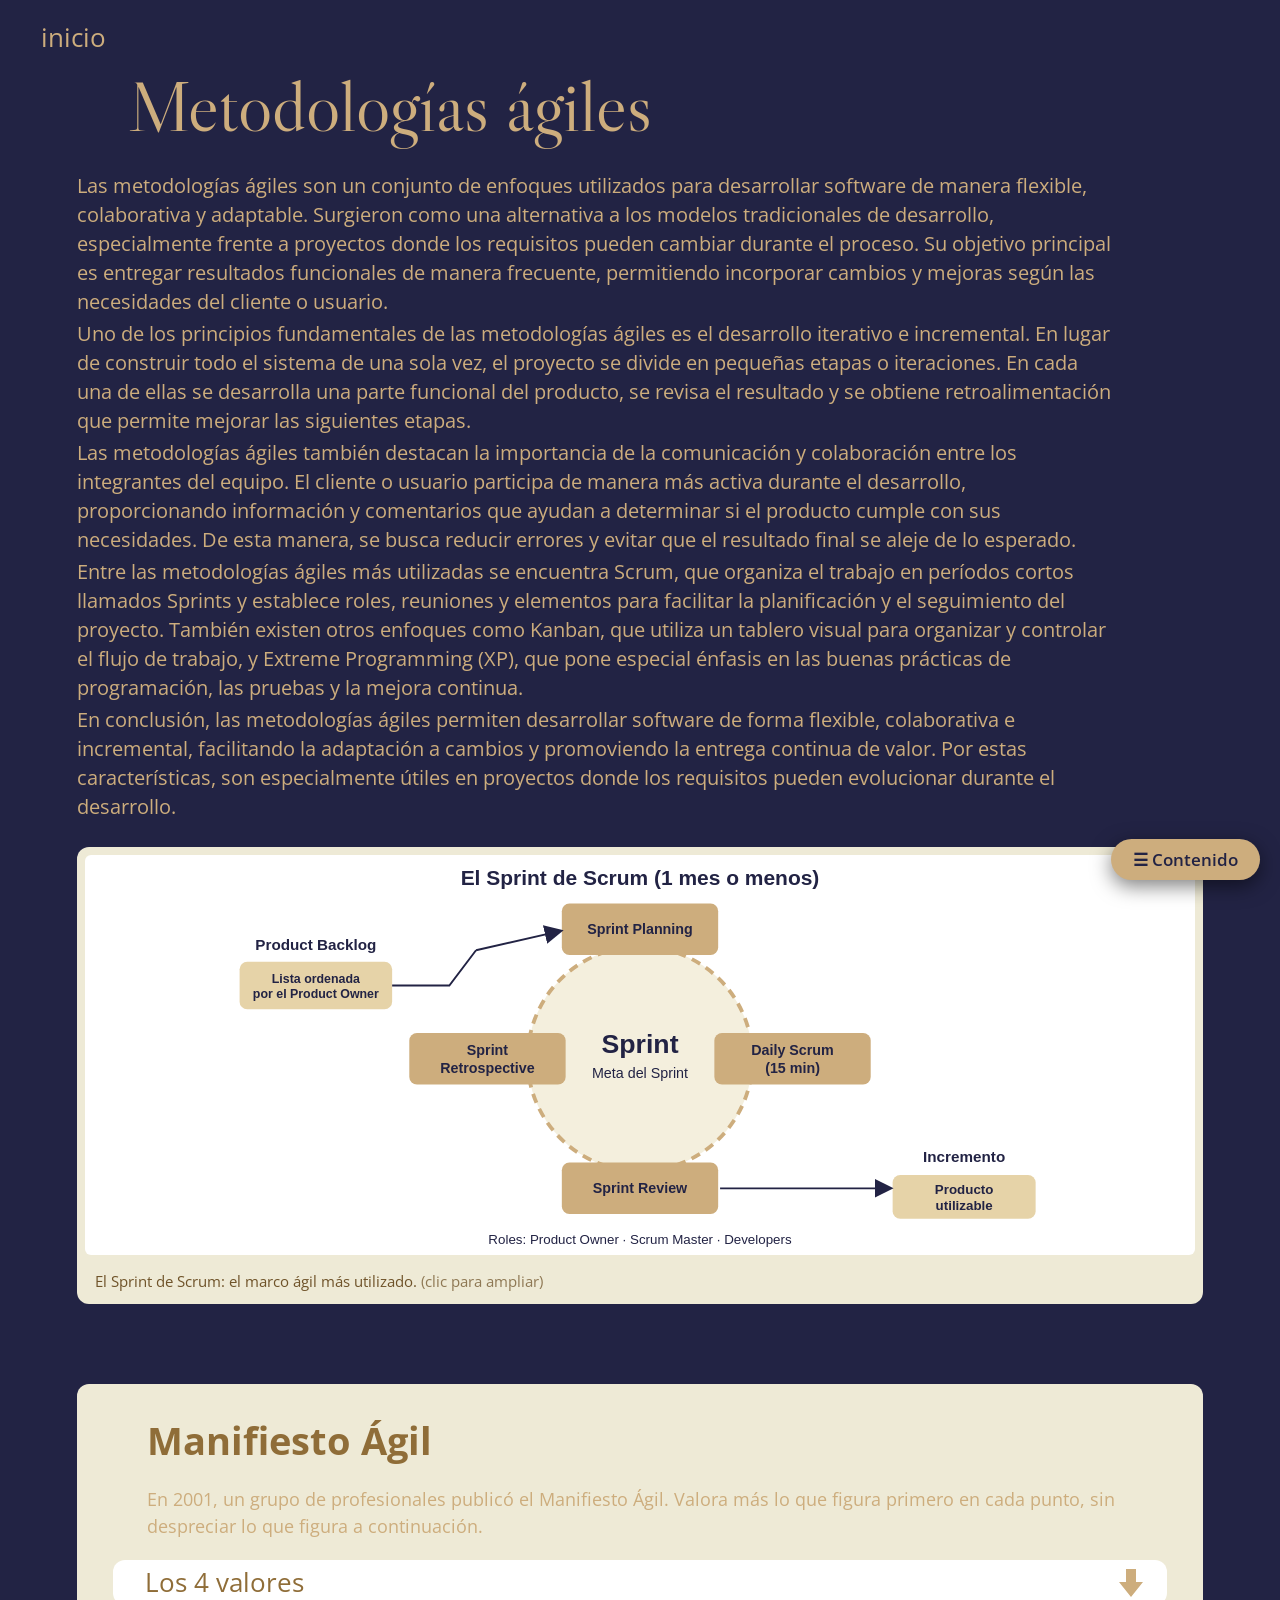
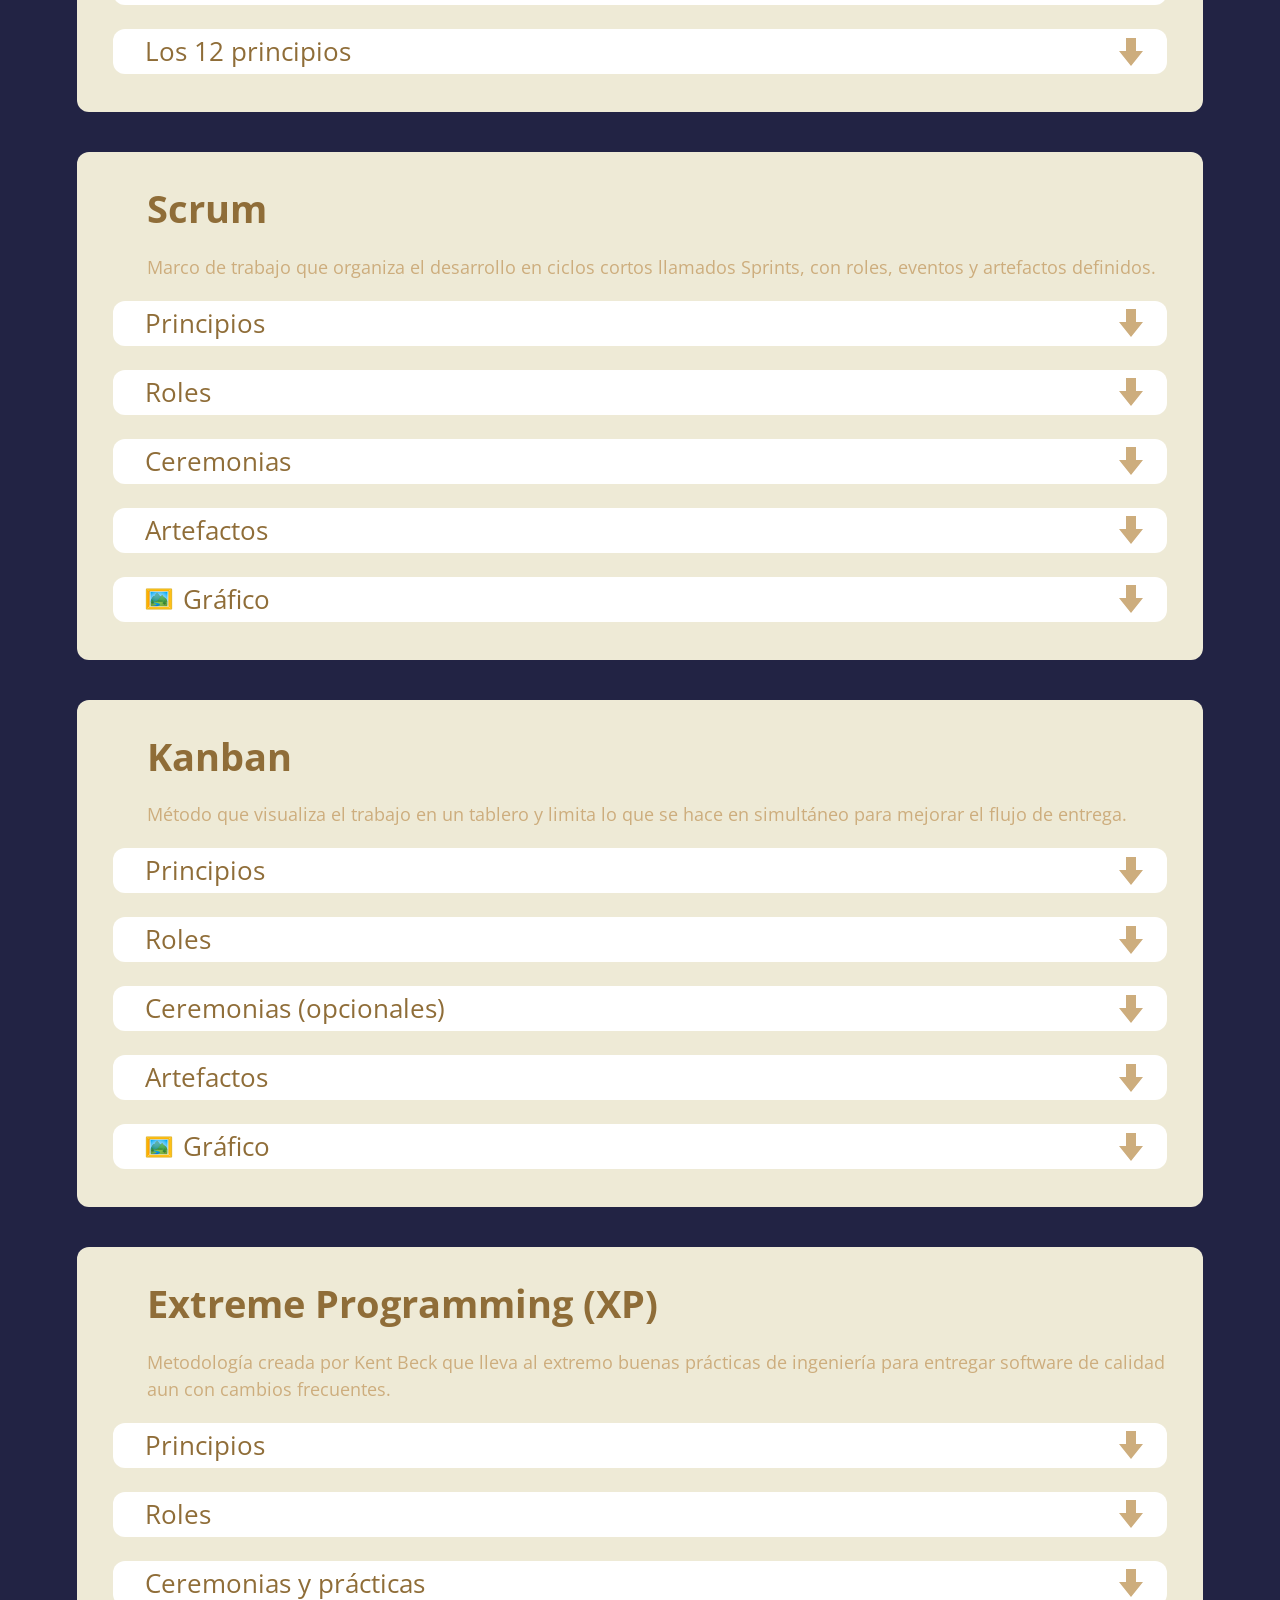
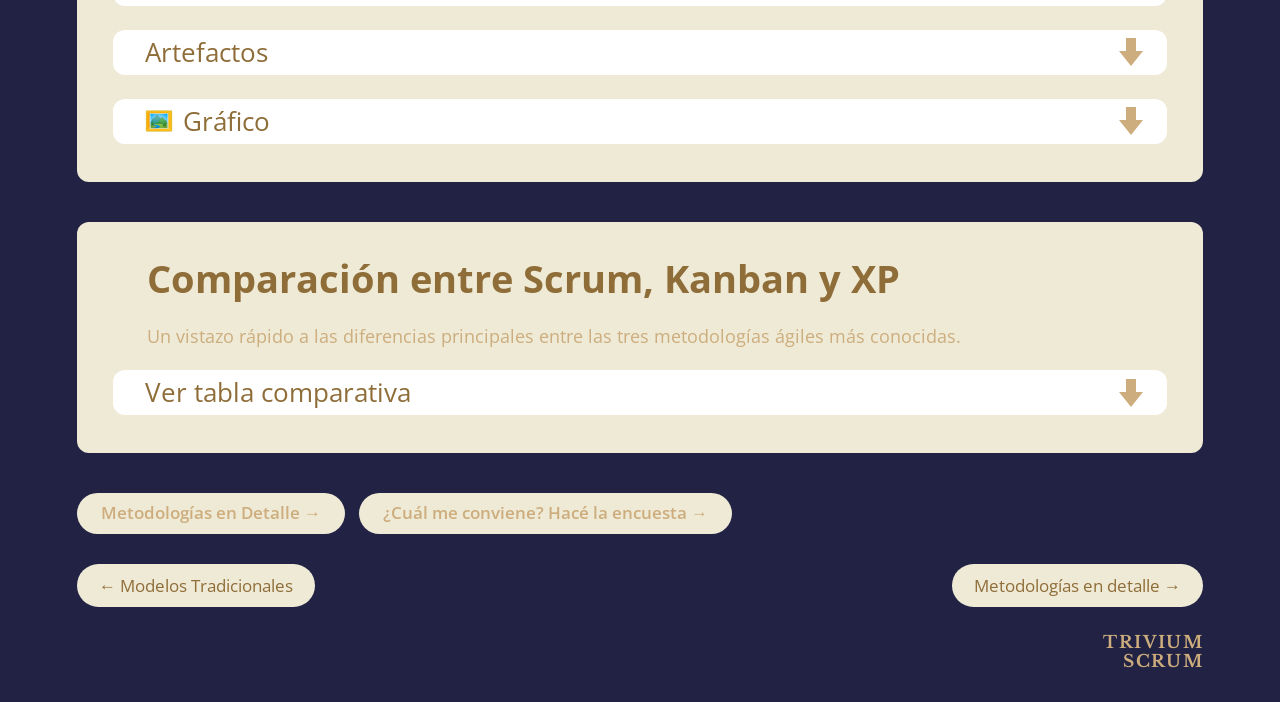
<file: proyecto de srcum/trivium-scrum-pagina/trivium-scrum/metodologias-agiles.html>
<!DOCTYPE html>
<html lang="es">
<head>
  <meta charset="UTF-8">
  <meta name="viewport" content="width=device-width, initial-scale=1">
  <title>Metodologías ágiles | Trivium Scrum</title>
  <meta name="description" content="Manifiesto Ágil, Scrum, Kanban y XP: principios, roles, ceremonias y artefactos.">
  <link rel="stylesheet" href="css/fonts.css">
  <link rel="stylesheet" href="css/style.css">
  <link rel="stylesheet" href="css/componentes.css">
</head>
<body class="inner">
  <a class="back" href="index.html">inicio</a>

  <main class="wrap">
    <h1 class="page-title">Metodologías ágiles</h1>

    <div class="intro">
      <h2 class="sr-only">Introducción a las metodologías ágiles</h2>
      <p>Las metodologías ágiles son un conjunto de enfoques utilizados para desarrollar software de manera flexible, colaborativa y adaptable. Surgieron como una alternativa a los modelos tradicionales de desarrollo, especialmente frente a proyectos donde los requisitos pueden cambiar durante el proceso. Su objetivo principal es entregar resultados funcionales de manera frecuente, permitiendo incorporar cambios y mejoras según las necesidades del cliente o usuario.</p><p>Uno de los principios fundamentales de las metodologías ágiles es el desarrollo iterativo e incremental. En lugar de construir todo el sistema de una sola vez, el proyecto se divide en pequeñas etapas o iteraciones. En cada una de ellas se desarrolla una parte funcional del producto, se revisa el resultado y se obtiene retroalimentación que permite mejorar las siguientes etapas.</p><p>Las metodologías ágiles también destacan la importancia de la comunicación y colaboración entre los integrantes del equipo. El cliente o usuario participa de manera más activa durante el desarrollo, proporcionando información y comentarios que ayudan a determinar si el producto cumple con sus necesidades. De esta manera, se busca reducir errores y evitar que el resultado final se aleje de lo esperado.</p><p>Entre las metodologías ágiles más utilizadas se encuentra Scrum, que organiza el trabajo en períodos cortos llamados Sprints y establece roles, reuniones y elementos para facilitar la planificación y el seguimiento del proyecto. También existen otros enfoques como Kanban, que utiliza un tablero visual para organizar y controlar el flujo de trabajo, y Extreme Programming (XP), que pone especial énfasis en las buenas prácticas de programación, las pruebas y la mejora continua.</p><p>En conclusión, las metodologías ágiles permiten desarrollar software de forma flexible, colaborativa e incremental, facilitando la adaptación a cambios y promoviendo la entrega continua de valor. Por estas características, son especialmente útiles en proyectos donde los requisitos pueden evolucionar durante el desarrollo.</p>
    </div>
    <figure class="figure hero-fig"><button class="zoom" type="button" data-full="img/sprint.svg" data-alt="Ciclo del Sprint de Scrum con planificación, Scrum diario, revisión y retrospectiva alrededor de la meta del Sprint" data-caption="El Sprint de Scrum: el marco ágil más utilizado." aria-label="Ampliar el diagrama: Ciclo del Sprint de Scrum con planificación, Scrum diario, revisión y retrospectiva alrededor de la meta del Sprint"><img src="img/sprint.svg" alt="Ciclo del Sprint de Scrum con planificación, Scrum diario, revisión y retrospectiva alrededor de la meta del Sprint" width="900" height="420" loading="lazy"></button><figcaption>El Sprint de Scrum: el marco ágil más utilizado. <span>(clic para ampliar)</span></figcaption></figure>
    <div style="height:40px"></div>
    <section class="panel module-panel" id="manifiesto" aria-labelledby="manifiesto-t"><h2 class="panel__title" id="manifiesto-t">Manifiesto Ágil</h2><div style="margin:0 0 20px 34px;font-size:18px;line-height:1.5">En 2001, un grupo de profesionales publicó el Manifiesto Ágil. Valora más lo que figura primero en cada punto, sin despreciar lo que figura a continuación.</div><div class="acc "><h3 class="acc__h"><button class="acc__btn" id="manifiesto-valores" type="button" aria-expanded="false" aria-controls="manifiesto-valores-p"><span class="acc__label">Los 4 valores</span></button></h3><div class="acc__panel" id="manifiesto-valores-p" role="region" aria-labelledby="manifiesto-valores" hidden><ol class="values"><li><span class="num" aria-hidden="true">1</span><span>Individuos e interacciones sobre procesos y herramientas.</span></li><li><span class="num" aria-hidden="true">2</span><span>Software funcionando sobre documentación extensiva.</span></li><li><span class="num" aria-hidden="true">3</span><span>Colaboración con el cliente sobre negociación contractual.</span></li><li><span class="num" aria-hidden="true">4</span><span>Respuesta ante el cambio sobre seguimiento de un plan.</span></li></ol></div></div><div class="acc "><h3 class="acc__h"><button class="acc__btn" id="manifiesto-principios" type="button" aria-expanded="false" aria-controls="manifiesto-principios-p"><span class="acc__label">Los 12 principios</span></button></h3><div class="acc__panel" id="manifiesto-principios-p" role="region" aria-labelledby="manifiesto-principios" hidden><ol class="principles"><li><span class="num" aria-hidden="true">1</span><span>Satisfacer al cliente mediante entregas tempranas y continuas de software con valor.</span></li><li><span class="num" aria-hidden="true">2</span><span>Aceptar cambios en los requisitos, incluso en etapas avanzadas, y aprovecharlos como ventaja competitiva.</span></li><li><span class="num" aria-hidden="true">3</span><span>Entregar software funcionando con frecuencia, de pocas semanas a pocos meses, con preferencia por los plazos más cortos.</span></li><li><span class="num" aria-hidden="true">4</span><span>Negocio y desarrollo trabajan juntos todos los días durante el proyecto.</span></li><li><span class="num" aria-hidden="true">5</span><span>Construir los proyectos en torno a personas motivadas, dándoles apoyo y confianza.</span></li><li><span class="num" aria-hidden="true">6</span><span>La conversación cara a cara es el método más eficiente para comunicar información dentro del equipo.</span></li><li><span class="num" aria-hidden="true">7</span><span>El software funcionando es la principal medida de progreso.</span></li><li><span class="num" aria-hidden="true">8</span><span>Mantener un ritmo de trabajo sostenible de forma indefinida.</span></li><li><span class="num" aria-hidden="true">9</span><span>La atención continua a la excelencia técnica y al buen diseño mejora la agilidad.</span></li><li><span class="num" aria-hidden="true">10</span><span>La simplicidad, o el arte de maximizar el trabajo no realizado, es esencial.</span></li><li><span class="num" aria-hidden="true">11</span><span>Las mejores arquitecturas, requisitos y diseños surgen de equipos que se autoorganizan.</span></li><li><span class="num" aria-hidden="true">12</span><span>A intervalos regulares, el equipo reflexiona sobre cómo ser más efectivo y ajusta su forma de trabajar.</span></li></ol></div></div></section>
    <section class="panel module-panel" id="scrum" aria-labelledby="scrum-t"><h2 class="panel__title" id="scrum-t">Scrum</h2><div style="margin:0 0 20px 34px;font-size:18px;line-height:1.5">Marco de trabajo que organiza el desarrollo en ciclos cortos llamados Sprints, con roles, eventos y artefactos definidos.</div><div class="acc "><h3 class="acc__h"><button class="acc__btn" id="scrum-principios" type="button" aria-expanded="false" aria-controls="scrum-principios-p"><span class="acc__label">Principios</span></button></h3><div class="acc__panel" id="scrum-principios-p" role="region" aria-labelledby="scrum-principios" hidden><p>Scrum se basa en el <strong>empirismo</strong>: el conocimiento surge de la experiencia y las decisiones se toman a partir de lo observado. Se apoya en tres pilares: <strong>transparencia</strong>, <strong>inspección</strong> y <strong>adaptación</strong>.</p><p>Sus valores son compromiso, enfoque, apertura, respeto y coraje.</p></div></div><div class="acc "><h3 class="acc__h"><button class="acc__btn" id="scrum-roles" type="button" aria-expanded="false" aria-controls="scrum-roles-p"><span class="acc__label">Roles</span></button></h3><div class="acc__panel" id="scrum-roles-p" role="region" aria-labelledby="scrum-roles" hidden><ul><li><strong>Product Owner:</strong> maximiza el valor del producto y ordena el Product Backlog.</li><li><strong>Scrum Master:</strong> ayuda al equipo a comprender y aplicar Scrum y elimina los impedimentos.</li><li><strong>Developers (equipo de desarrollo):</strong> construyen el incremento en cada Sprint.</li></ul></div></div><div class="acc "><h3 class="acc__h"><button class="acc__btn" id="scrum-ceremonias" type="button" aria-expanded="false" aria-controls="scrum-ceremonias-p"><span class="acc__label">Ceremonias</span></button></h3><div class="acc__panel" id="scrum-ceremonias-p" role="region" aria-labelledby="scrum-ceremonias" hidden><ul><li><strong>Sprint:</strong> ciclo de un mes o menos que contiene a todos los demás eventos.</li><li><strong>Sprint Planning:</strong> se define qué se hará en el Sprint y cómo.</li><li><strong>Daily Scrum:</strong> reunión diaria de 15 minutos para coordinar el trabajo.</li><li><strong>Sprint Review:</strong> se muestra el incremento a los interesados y se recibe retroalimentación.</li><li><strong>Sprint Retrospective:</strong> el equipo analiza cómo mejorar su forma de trabajar.</li><li><strong>Refinamiento del Product Backlog:</strong> actividad continua para detallar y estimar los elementos.</li></ul></div></div><div class="acc "><h3 class="acc__h"><button class="acc__btn" id="scrum-artefactos" type="button" aria-expanded="false" aria-controls="scrum-artefactos-p"><span class="acc__label">Artefactos</span></button></h3><div class="acc__panel" id="scrum-artefactos-p" role="region" aria-labelledby="scrum-artefactos" hidden><ul><li><strong>Product Backlog:</strong> lista ordenada de todo lo que necesita el producto (su compromiso es el Product Goal).</li><li><strong>Sprint Backlog:</strong> los elementos elegidos para el Sprint más el plan para entregarlos (compromiso: Sprint Goal).</li><li><strong>Incremento:</strong> avance utilizable del producto que cumple la Definición de Hecho.</li></ul></div></div><div class="acc "><h3 class="acc__h"><button class="acc__btn" id="scrum-grafico" type="button" aria-expanded="false" aria-controls="scrum-grafico-p"><span class="acc__label"><img src="img/emoji/imagen.svg" alt="" width="28" height="28">Gráfico</span></button></h3><div class="acc__panel" id="scrum-grafico-p" role="region" aria-labelledby="scrum-grafico" hidden><figure class="figure"><button class="zoom" type="button" data-full="img/sprint.svg" data-alt="Ciclo del Sprint de Scrum con planificación, Scrum diario, revisión y retrospectiva alrededor de la meta del Sprint" data-caption="El Sprint de Scrum y sus eventos." aria-label="Ampliar el diagrama: Ciclo del Sprint de Scrum con planificación, Scrum diario, revisión y retrospectiva alrededor de la meta del Sprint"><img src="img/sprint.svg" alt="Ciclo del Sprint de Scrum con planificación, Scrum diario, revisión y retrospectiva alrededor de la meta del Sprint" width="900" height="420" loading="lazy"></button><figcaption>El Sprint de Scrum y sus eventos. <span>(clic para ampliar)</span></figcaption></figure></div></div></section>
    <section class="panel module-panel" id="kanban" aria-labelledby="kanban-t"><h2 class="panel__title" id="kanban-t">Kanban</h2><div style="margin:0 0 20px 34px;font-size:18px;line-height:1.5">Método que visualiza el trabajo en un tablero y limita lo que se hace en simultáneo para mejorar el flujo de entrega.</div><div class="acc "><h3 class="acc__h"><button class="acc__btn" id="kanban-principios" type="button" aria-expanded="false" aria-controls="kanban-principios-p"><span class="acc__label">Principios</span></button></h3><div class="acc__panel" id="kanban-principios-p" role="region" aria-labelledby="kanban-principios" hidden><ul><li><strong>Visualizar</strong> el flujo de trabajo.</li><li><strong>Limitar el trabajo en curso</strong> (WIP).</li><li><strong>Gestionar el flujo</strong> de las tareas.</li><li>Hacer explícitas las políticas del proceso.</li><li>Implementar ciclos de retroalimentación.</li><li>Mejorar de forma colaborativa y evolucionar de manera experimental.</li></ul></div></div><div class="acc "><h3 class="acc__h"><button class="acc__btn" id="kanban-roles" type="button" aria-expanded="false" aria-controls="kanban-roles-p"><span class="acc__label">Roles</span></button></h3><div class="acc__panel" id="kanban-roles-p" role="region" aria-labelledby="kanban-roles" hidden><p>Kanban <strong>no prescribe roles</strong>: se adapta a los que ya existen en el equipo o en la organización. Lo importante es que todas las personas conozcan el flujo y sus límites.</p></div></div><div class="acc "><h3 class="acc__h"><button class="acc__btn" id="kanban-ceremonias" type="button" aria-expanded="false" aria-controls="kanban-ceremonias-p"><span class="acc__label">Ceremonias (opcionales)</span></button></h3><div class="acc__panel" id="kanban-ceremonias-p" role="region" aria-labelledby="kanban-ceremonias" hidden><p>Tampoco impone ceremonias obligatorias. Suelen utilizarse, de forma opcional, una reunión diaria de pie frente al tablero, reuniones de reposición, revisiones de entrega y retrospectivas.</p></div></div><div class="acc "><h3 class="acc__h"><button class="acc__btn" id="kanban-artefactos" type="button" aria-expanded="false" aria-controls="kanban-artefactos-p"><span class="acc__label">Artefactos</span></button></h3><div class="acc__panel" id="kanban-artefactos-p" role="region" aria-labelledby="kanban-artefactos" hidden><ul><li><strong>Tablero Kanban:</strong> columnas que representan las etapas del flujo.</li><li><strong>Tarjetas:</strong> cada una representa un elemento de trabajo.</li><li><strong>Límites WIP:</strong> máximo de tarjetas permitido por columna.</li><li><strong>Métricas de flujo:</strong> <em>lead time</em>, <em>cycle time</em> y <em>throughput</em>.</li></ul></div></div><div class="acc "><h3 class="acc__h"><button class="acc__btn" id="kanban-grafico" type="button" aria-expanded="false" aria-controls="kanban-grafico-p"><span class="acc__label"><img src="img/emoji/imagen.svg" alt="" width="28" height="28">Gráfico</span></button></h3><div class="acc__panel" id="kanban-grafico-p" role="region" aria-labelledby="kanban-grafico" hidden><figure class="figure"><button class="zoom" type="button" data-full="img/kanban.svg" data-alt="Tablero Kanban con columnas Por hacer, En curso, En revisión y Hecho, y límites de trabajo en curso" data-caption="Tablero Kanban con límites de trabajo en curso (WIP)." aria-label="Ampliar el diagrama: Tablero Kanban con columnas Por hacer, En curso, En revisión y Hecho, y límites de trabajo en curso"><img src="img/kanban.svg" alt="Tablero Kanban con columnas Por hacer, En curso, En revisión y Hecho, y límites de trabajo en curso" width="900" height="424" loading="lazy"></button><figcaption>Tablero Kanban con límites de trabajo en curso (WIP). <span>(clic para ampliar)</span></figcaption></figure></div></div></section>
    <section class="panel module-panel" id="xp" aria-labelledby="xp-t"><h2 class="panel__title" id="xp-t">Extreme Programming (XP)</h2><div style="margin:0 0 20px 34px;font-size:18px;line-height:1.5">Metodología creada por Kent Beck que lleva al extremo buenas prácticas de ingeniería para entregar software de calidad aun con cambios frecuentes.</div><div class="acc "><h3 class="acc__h"><button class="acc__btn" id="xp-principios" type="button" aria-expanded="false" aria-controls="xp-principios-p"><span class="acc__label">Principios</span></button></h3><div class="acc__panel" id="xp-principios-p" role="region" aria-labelledby="xp-principios" hidden><p>Sus cinco valores son <strong>comunicación</strong>, <strong>simplicidad</strong>, <strong>retroalimentación</strong>, <strong>coraje</strong> y <strong>respeto</strong>.</p></div></div><div class="acc "><h3 class="acc__h"><button class="acc__btn" id="xp-roles" type="button" aria-expanded="false" aria-controls="xp-roles-p"><span class="acc__label">Roles</span></button></h3><div class="acc__panel" id="xp-roles-p" role="region" aria-labelledby="xp-roles" hidden><ul><li><strong>Cliente:</strong> define las historias de usuario y las prioridades.</li><li><strong>Programadores:</strong> diseñan, prueban y programan.</li><li><strong>Coach:</strong> guía al equipo en el uso de las prácticas.</li><li><strong>Tracker:</strong> sigue el avance y las estimaciones.</li></ul></div></div><div class="acc "><h3 class="acc__h"><button class="acc__btn" id="xp-ceremonias" type="button" aria-expanded="false" aria-controls="xp-ceremonias-p"><span class="acc__label">Ceremonias y prácticas</span></button></h3><div class="acc__panel" id="xp-ceremonias-p" role="region" aria-labelledby="xp-ceremonias" hidden><ul><li>Planning game y entregas pequeñas y frecuentes.</li><li>Programación en pares.</li><li>Desarrollo guiado por pruebas (TDD).</li><li>Integración continua.</li><li>Refactorización y diseño simple.</li><li>Propiedad colectiva del código y ritmo sostenible.</li></ul></div></div><div class="acc "><h3 class="acc__h"><button class="acc__btn" id="xp-artefactos" type="button" aria-expanded="false" aria-controls="xp-artefactos-p"><span class="acc__label">Artefactos</span></button></h3><div class="acc__panel" id="xp-artefactos-p" role="region" aria-labelledby="xp-artefactos" hidden><ul><li><strong>Historias de usuario</strong> escritas en tarjetas.</li><li><strong>Pruebas automatizadas</strong> (unitarias y de aceptación).</li><li><strong>Código</strong> simple y compartido por todo el equipo.</li><li>Plan de entrega y plan de iteración.</li></ul></div></div><div class="acc "><h3 class="acc__h"><button class="acc__btn" id="xp-grafico" type="button" aria-expanded="false" aria-controls="xp-grafico-p"><span class="acc__label"><img src="img/emoji/imagen.svg" alt="" width="28" height="28">Gráfico</span></button></h3><div class="acc__panel" id="xp-grafico-p" role="region" aria-labelledby="xp-grafico" hidden><figure class="figure"><button class="zoom" type="button" data-full="img/xp.svg" data-alt="Anillos concéntricos de XP: release, iteración, pruebas de aceptación y, en el centro, programación en pares con TDD" data-caption="Los bucles de retroalimentación de XP." aria-label="Ampliar el diagrama: Anillos concéntricos de XP: release, iteración, pruebas de aceptación y, en el centro, programación en pares con TDD"><img src="img/xp.svg" alt="Anillos concéntricos de XP: release, iteración, pruebas de aceptación y, en el centro, programación en pares con TDD" width="900" height="430" loading="lazy"></button><figcaption>Los bucles de retroalimentación de XP. <span>(clic para ampliar)</span></figcaption></figure></div></div></section>

    <section class="panel module-panel" id="comparacion" aria-labelledby="comparacion-t"><h2 class="panel__title" id="comparacion-t">Comparación entre Scrum, Kanban y XP</h2><div style="margin:0 0 20px 34px;font-size:18px;line-height:1.5">Un vistazo rápido a las diferencias principales entre las tres metodologías ágiles más conocidas.</div><div class="acc"><h3 class="acc__h"><button class="acc__btn" id="comparacion-tabla" type="button" aria-expanded="false" aria-controls="comparacion-tabla-p"><span class="acc__label">Ver tabla comparativa</span></button></h3><div class="acc__panel" id="comparacion-tabla-p" role="region" aria-labelledby="comparacion-tabla" hidden><div class="table-wrap"><table><caption>Scrum, Kanban y XP</caption><thead><tr><th scope="col">Aspecto</th><th scope="col">Scrum</th><th scope="col">Kanban</th><th scope="col">XP</th></tr></thead><tbody>
<tr><th scope="row">Estructura</th><td>Sprints de 1 a 4 semanas</td><td>Flujo continuo, sin ciclos fijos</td><td>Iteraciones muy cortas</td></tr>
<tr><th scope="row">Roles</th><td>Product Owner, Scrum Master y Developers</td><td>No prescribe roles</td><td>Cliente, programadores, coach y tracker</td></tr>
<tr><th scope="row">Cambios durante el trabajo</th><td>Se incorporan entre Sprints</td><td>Se pueden incorporar en cualquier momento</td><td>Se aceptan en cualquier momento, con entregas pequeñas</td></tr>
<tr><th scope="row">Medida de progreso</th><td>Incremento al final de cada Sprint</td><td>Métricas de flujo (lead time, cycle time, throughput)</td><td>Software funcionando y pruebas que pasan</td></tr>
<tr><th scope="row">Énfasis</th><td>Organización y gestión del trabajo</td><td>Visualizar el flujo y limitar el WIP</td><td>Prácticas técnicas de ingeniería</td></tr>
</tbody></table></div><p>¿Querés comparar también los modelos tradicionales? Probá el <a href="comparador.html"><strong>comparador interactivo</strong></a>.</p></div></div></section>
    <div class="cta-row" style="margin:10px 0 30px"><a class="btn btn--light" href="metodologias-detalle.html">Metodologías en Detalle →</a><a class="btn btn--light" href="encuesta.html">¿Cuál me conviene? Hacé la encuesta →</a></div>

    <nav class="pager" aria-label="Otras secciones"><a href="modelos-tradicionales.html" rel="prev">← Modelos Tradicionales</a><a href="metodologias-detalle.html" rel="next">Metodologías en detalle →</a></nav>
    <footer class="brand">Trivium<br>Scrum</footer>
  </main>
<button class="toc-fab" type="button" aria-expanded="false" aria-controls="toc">☰ Contenido</button><nav class="toc" id="toc" aria-label="Tabla de contenidos" hidden><h2>Contenido</h2><ul><li><a data-go href="#manifiesto">Manifiesto Ágil</a><ul><li><a data-go href="#manifiesto-valores">4 valores</a></li><li><a data-go href="#manifiesto-principios">12 principios</a></li></ul></li><li><a data-go href="#scrum">Scrum</a><ul><li><a data-go href="#scrum-principios">Principios</a></li><li><a data-go href="#scrum-roles">Roles</a></li><li><a data-go href="#scrum-ceremonias">Ceremonias</a></li><li><a data-go href="#scrum-artefactos">Artefactos</a></li><li><a data-go href="#scrum-grafico">Gráfico</a></li></ul></li><li><a data-go href="#kanban">Kanban</a><ul><li><a data-go href="#kanban-principios">Principios</a></li><li><a data-go href="#kanban-roles">Roles</a></li><li><a data-go href="#kanban-ceremonias">Ceremonias</a></li><li><a data-go href="#kanban-artefactos">Artefactos</a></li><li><a data-go href="#kanban-grafico">Gráfico</a></li></ul></li><li><a data-go href="#xp">XP</a><ul><li><a data-go href="#xp-principios">Principios</a></li><li><a data-go href="#xp-roles">Roles</a></li><li><a data-go href="#xp-ceremonias">Ceremonias</a></li><li><a data-go href="#xp-artefactos">Artefactos</a></li><li><a data-go href="#xp-grafico">Gráfico</a></li></ul></li><li><a data-go href="#comparacion">Comparación</a></li></ul></nav>
  <script src="js/main.js"></script>
</body>
</html>
</file>
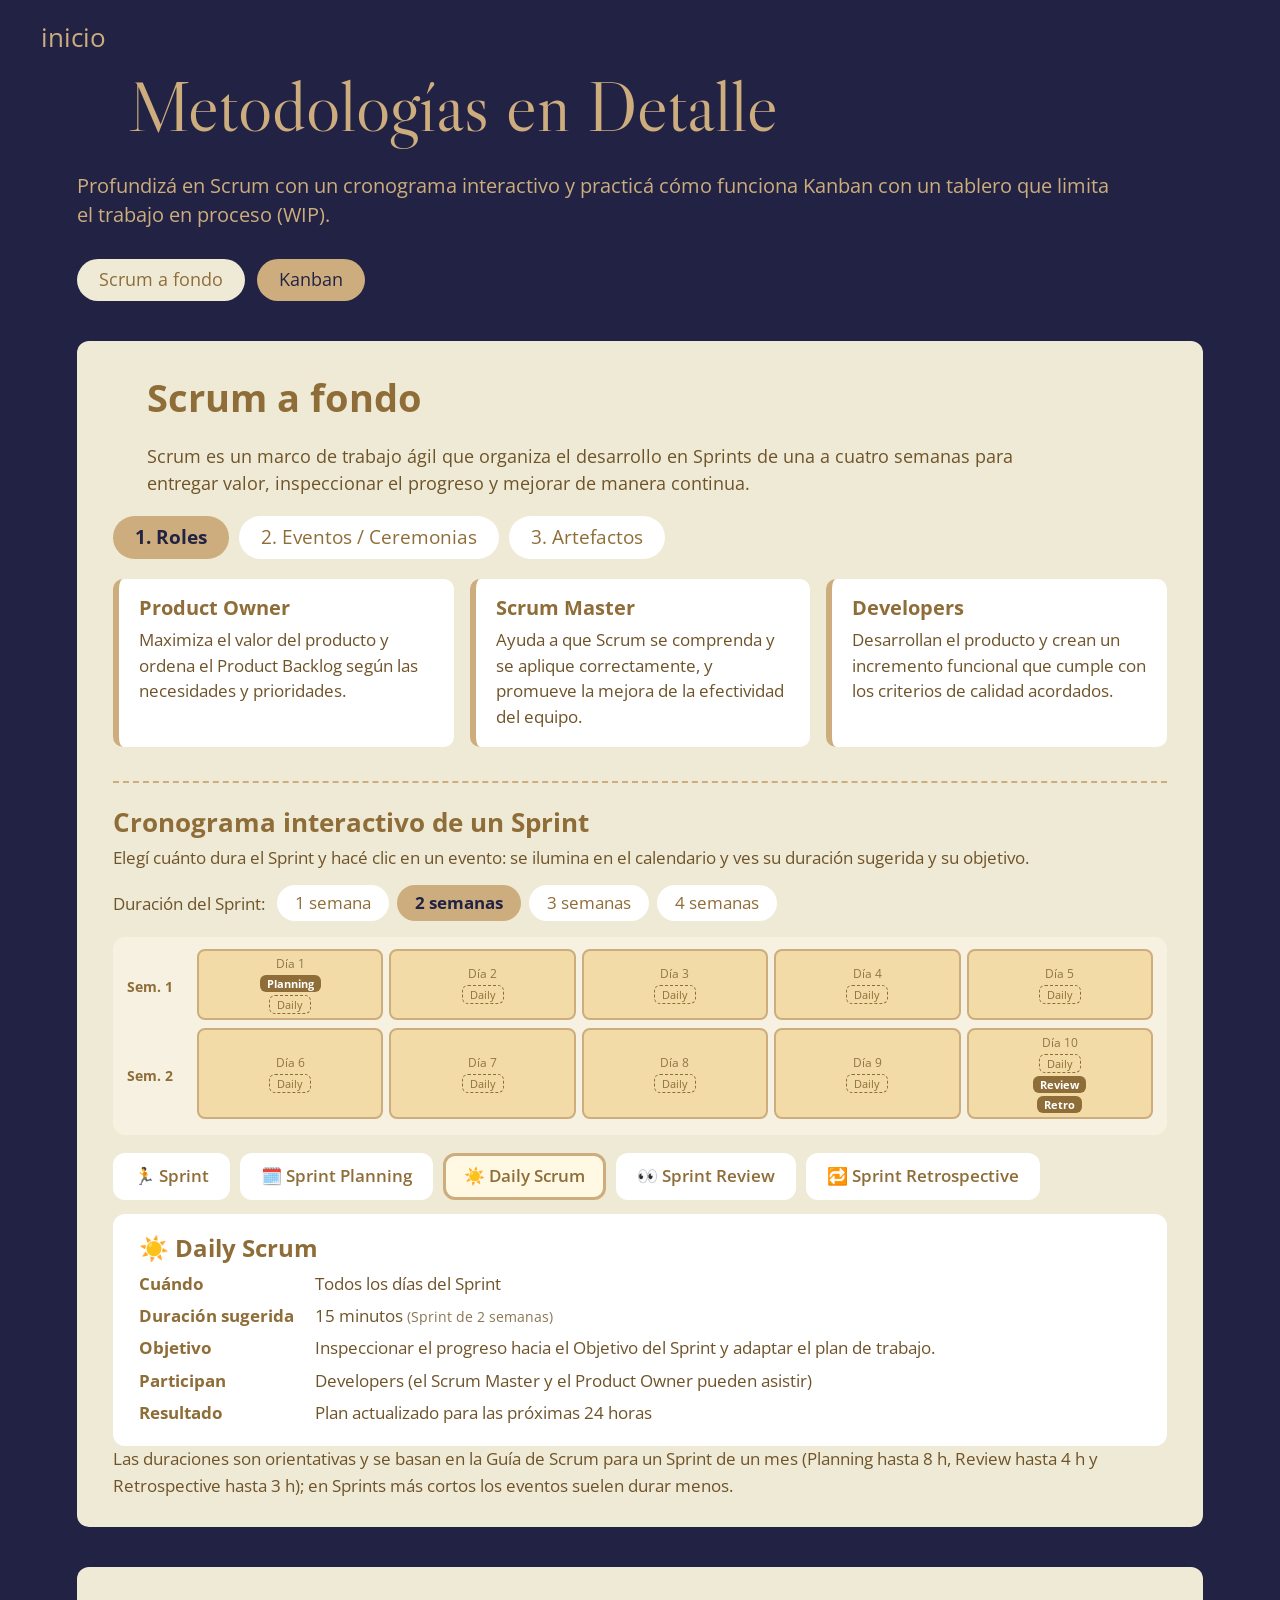
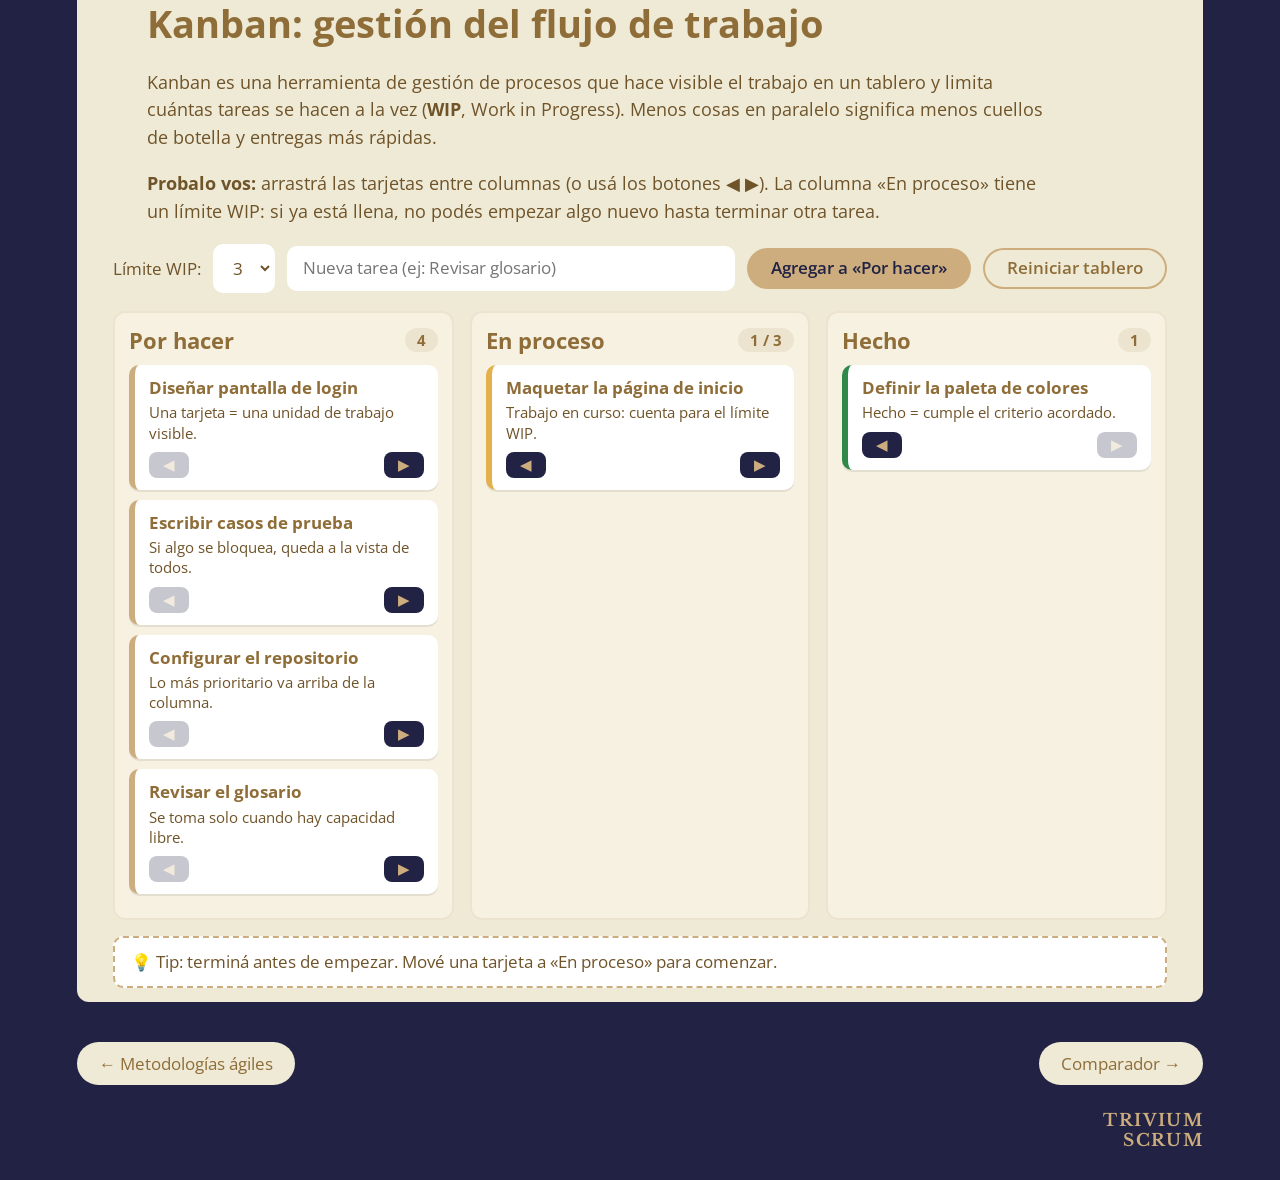
<file: proyecto de srcum/trivium-scrum-pagina/trivium-scrum/metodologias-detalle.html>
<!DOCTYPE html>
<html lang="es">
<head>
  <meta charset="UTF-8">
  <meta name="viewport" content="width=device-width, initial-scale=1">
  <title>Metodologías en detalle | Trivium Scrum</title>
  <meta name="description" content="Scrum a fondo con cronograma interactivo y tablero Kanban con límite WIP.">
  <link rel="stylesheet" href="css/fonts.css">
  <link rel="stylesheet" href="css/style.css">
  <link rel="stylesheet" href="css/componentes.css">
</head>
<body class="inner">
  <a class="back" href="index.html">inicio</a>

  <main class="wrap">
    <h1 class="page-title">Metodologías en Detalle</h1>

    <div class="intro"><h2 class="sr-only">Introducción</h2><p>Profundizá en Scrum con un cronograma interactivo y practicá cómo funciona Kanban con un tablero que limita el trabajo en proceso (WIP).</p></div>
    <nav class="pillbar" aria-label="Secciones de esta página">
      <a class="sub-pill" data-go href="#scrum-detalle">Scrum a fondo</a>
      <a class="sub-pill" data-go href="#kanban-detalle">Kanban</a>
    </nav>

    <section class="panel" id="scrum-detalle" aria-labelledby="scrum-d-t">
      <h2 class="panel__title" id="scrum-d-t">Scrum a fondo</h2>
      <p class="lead">Scrum es un marco de trabajo ágil que organiza el desarrollo en Sprints de una a cuatro semanas para entregar valor, inspeccionar el progreso y mejorar de manera continua.</p>

      <div class="tabs" role="tablist" aria-label="Contenido de Scrum">
        <button class="tab" type="button" role="tab" id="t-roles" aria-controls="p-roles" aria-selected="true">1. Roles</button>
        <button class="tab" type="button" role="tab" id="t-event" aria-controls="p-event" aria-selected="false" tabindex="-1">2. Eventos / Ceremonias</button>
        <button class="tab" type="button" role="tab" id="t-artef" aria-controls="p-artef" aria-selected="false" tabindex="-1">3. Artefactos</button>
      </div>
      <div class="tabpanel" role="tabpanel" id="p-roles" aria-labelledby="t-roles"><div class="cards3">
        <div class="mini"><h4>Product Owner</h4><p>Maximiza el valor del producto y ordena el Product Backlog según las necesidades y prioridades.</p></div>
        <div class="mini"><h4>Scrum Master</h4><p>Ayuda a que Scrum se comprenda y se aplique correctamente, y promueve la mejora de la efectividad del equipo.</p></div>
        <div class="mini"><h4>Developers</h4><p>Desarrollan el producto y crean un incremento funcional que cumple con los criterios de calidad acordados.</p></div>
      </div></div>
      <div class="tabpanel" role="tabpanel" id="p-event" aria-labelledby="t-event" hidden><div class="cards3">
        <div class="mini"><h4>Sprint</h4><p>Período de duración fija (un mes o menos) en el que se trabaja para alcanzar un objetivo.</p></div>
        <div class="mini"><h4>Sprint Planning</h4><p>El equipo define por qué el Sprint es valioso, qué trabajo realizará y cómo lo llevará adelante.</p></div>
        <div class="mini"><h4>Daily Scrum</h4><p>Reunión diaria de 15 minutos para inspeccionar el progreso hacia el objetivo y adaptar el plan.</p></div>
        <div class="mini"><h4>Sprint Review</h4><p>Se inspecciona el resultado del Sprint con las partes interesadas y se evalúan los próximos pasos.</p></div>
        <div class="mini"><h4>Sprint Retrospective</h4><p>El equipo analiza cómo trabajó y define mejoras para el siguiente Sprint.</p></div>
      </div><p class="fine">Más abajo podés ver estos eventos en un cronograma interactivo.</p></div>
      <div class="tabpanel" role="tabpanel" id="p-artef" aria-labelledby="t-artef" hidden><div class="cards3">
        <div class="mini"><h4>Product Backlog</h4><p>Lista ordenada y evolutiva de todo lo que se necesita para mejorar el producto.</p></div>
        <div class="mini"><h4>Sprint Backlog</h4><p>Contiene el objetivo del Sprint, los elementos del Product Backlog seleccionados y el plan para entregar el incremento.</p></div>
        <div class="mini"><h4>Incremento</h4><p>Resultado funcional que se suma al producto y cumple con la Definición de Hecho, el acuerdo sobre cuándo el trabajo está terminado.</p></div>
      </div></div>

      <div class="sprint-lab">
        <h3>Cronograma interactivo de un Sprint</h3>
        <p>Elegí cuánto dura el Sprint y hacé clic en un evento: se ilumina en el calendario y ves su duración sugerida y su objetivo.</p>
        <div class="sprint-controls"><span id="lenLabel">Duración del Sprint:</span><div class="seg" id="lenSeg" role="group" aria-labelledby="lenLabel"></div></div>
        <div class="timeline"><div class="weeks" id="weeks" aria-label="Calendario del Sprint" style="display:grid;gap:8px"></div></div>
        <div class="events" id="events" role="group" aria-label="Eventos de Scrum"></div>
        <div class="ev-detail" id="evDetail" aria-live="polite"></div>
        <p class="fine">Las duraciones son orientativas y se basan en la Guía de Scrum para un Sprint de un mes (Planning hasta 8 h, Review hasta 4 h y Retrospective hasta 3 h); en Sprints más cortos los eventos suelen durar menos.</p>
      </div>
    </section>

    <section class="panel" id="kanban-detalle" aria-labelledby="kanban-d-t">
      <h2 class="panel__title" id="kanban-d-t">Kanban: gestión del flujo de trabajo</h2>
      <p class="lead">Kanban es una herramienta de gestión de procesos que hace visible el trabajo en un tablero y limita cuántas tareas se hacen a la vez (<strong>WIP</strong>, Work in Progress). Menos cosas en paralelo significa menos cuellos de botella y entregas más rápidas.</p>
      <p class="lead"><strong>Probalo vos:</strong> arrastrá las tarjetas entre columnas (o usá los botones ◀ ▶). La columna «En proceso» tiene un límite WIP: si ya está llena, no podés empezar algo nuevo hasta terminar otra tarea.</p>
      <div class="kb-controls">
        <label for="wipSel">Límite WIP:</label>
        <select id="wipSel"><option>2</option><option selected>3</option><option>4</option><option>5</option></select>
        <input type="text" id="newCard" placeholder="Nueva tarea (ej: Revisar glosario)" maxlength="50" aria-label="Título de la nueva tarea">
        <button class="btn" type="button" id="addBtn">Agregar a «Por hacer»</button>
        <button class="btn btn--ghost" type="button" id="resetBtn">Reiniciar tablero</button>
      </div>
      <div class="board" id="board">
        <div class="col" id="col-todo" data-col="todo"><div class="col-h"><h3>Por hacer</h3><span class="count" data-count="todo">0</span></div><div data-list="todo"></div></div>
        <div class="col" id="col-doing" data-col="doing"><div class="col-h"><h3>En proceso</h3><span class="count" data-count="doing">0</span></div><div data-list="doing"></div></div>
        <div class="col" id="col-done" data-col="done"><div class="col-h"><h3>Hecho</h3><span class="count" data-count="done">0</span></div><div data-list="done"></div></div>
      </div>
      <div class="toast" id="toast" role="status" aria-live="polite">💡 Tip: terminá antes de empezar. Mové una tarjeta a «En proceso» para comenzar.</div>
    </section>

    <nav class="pager" aria-label="Otras secciones"><a href="metodologias-agiles.html" rel="prev">← Metodologías ágiles</a><a href="comparador.html" rel="next">Comparador →</a></nav>
    <footer class="brand">Trivium<br>Scrum</footer>
  </main>

  <script src="js/main.js"></script>
  <script src="js/detalle.js"></script>
</body>
</html>
</file>
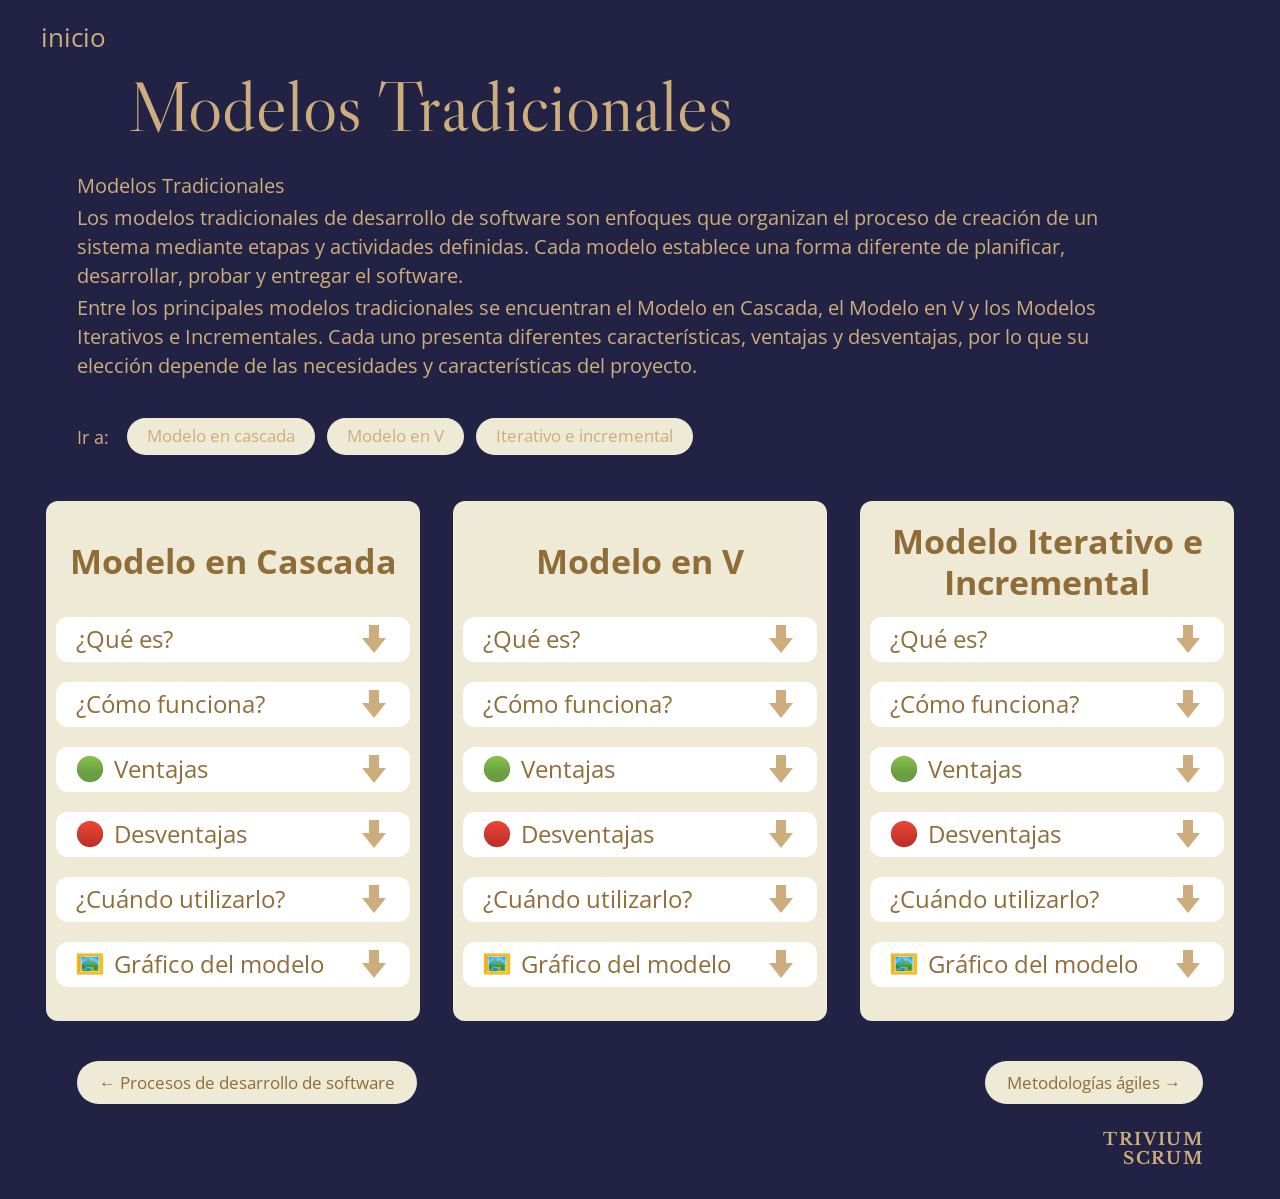
<file: proyecto de srcum/trivium-scrum-pagina/trivium-scrum/modelos-tradicionales.html>
<!DOCTYPE html>
<html lang="es">
<head>
  <meta charset="UTF-8">
  <meta name="viewport" content="width=device-width, initial-scale=1">
  <title>Modelos Tradicionales | Trivium Scrum</title>
  <meta name="description" content="Modelo en cascada, modelo en V y modelos iterativos e incrementales: qué son, cómo funcionan, ventajas, desventajas y cuándo utilizarlos.">
  <link rel="stylesheet" href="css/fonts.css">
  <link rel="stylesheet" href="css/style.css">
</head>
<body class="inner">
  <a class="back" href="index.html">inicio</a>

  <main class="wrap">
    <h1 class="page-title">Modelos Tradicionales</h1>

    <div class="intro">
      <h2>Modelos Tradicionales</h2>
      <p>Los modelos tradicionales de desarrollo de software son enfoques que organizan el proceso de creación de un sistema mediante etapas y actividades definidas. Cada modelo establece una forma diferente de planificar, desarrollar, probar y entregar el software.</p><p>Entre los principales modelos tradicionales se encuentran el Modelo en Cascada, el Modelo en V y los Modelos Iterativos e Incrementales. Cada uno presenta diferentes características, ventajas y desventajas, por lo que su elección depende de las necesidades y características del proyecto.</p>
    </div>
    <nav class="subnav" aria-label="Ir a un modelo"><span class="subnav__label">Ir a:</span>
      <a class="sub-pill" data-go href="#cascada">Modelo en cascada</a><a class="sub-pill" data-go href="#modelo-v">Modelo en V</a><a class="sub-pill" data-go href="#iterativo">Iterativo e incremental</a></nav>
    <div class="models"><article class="model" id="cascada" aria-labelledby="cascada-t"><h2 class="model__title" id="cascada-t">Modelo en Cascada</h2><div class="acc "><h3 class="acc__h"><button class="acc__btn" id="cascada-que" type="button" aria-expanded="false" aria-controls="cascada-que-p"><span class="acc__label">¿Qué es?</span></button></h3><div class="acc__panel" id="cascada-que-p" role="region" aria-labelledby="cascada-que" hidden><p>El modelo en cascada organiza el desarrollo del software en una serie de etapas que se realizan de manera secuencial. Una etapa comienza cuando la anterior ha finalizado y sus resultados sirven como base para la siguiente.</p></div></div><div class="acc "><h3 class="acc__h"><button class="acc__btn" id="cascada-como" type="button" aria-expanded="false" aria-controls="cascada-como-p"><span class="acc__label">¿Cómo funciona?</span></button></h3><div class="acc__panel" id="cascada-como-p" role="region" aria-labelledby="cascada-como" hidden><p>El proyecto avanza por fases consecutivas: requisitos, diseño, implementación, pruebas, despliegue y mantenimiento.</p><p>Cada fase produce documentos o entregables que se revisan y aprueban antes de pasar a la siguiente.</p><p>No se vuelve atrás salvo excepciones, por lo que los requisitos deben estar bien definidos desde el inicio.</p></div></div><div class="acc acc--pro"><h3 class="acc__h"><button class="acc__btn" id="cascada-ventajas" type="button" aria-expanded="false" aria-controls="cascada-ventajas-p"><span class="acc__label"><img src="img/emoji/verde.svg" alt="" width="28" height="28">Ventajas</span></button></h3><div class="acc__panel" id="cascada-ventajas-p" role="region" aria-labelledby="cascada-ventajas" hidden><ul class="marks"><li>Es simple de entender y de gestionar.</li><li>Tiene hitos y entregables claros en cada fase.</li><li>Genera documentación completa del proyecto.</li><li>Facilita estimar costos y plazos cuando los requisitos son estables.</li></ul></div></div><div class="acc acc--con"><h3 class="acc__h"><button class="acc__btn" id="cascada-desventajas" type="button" aria-expanded="false" aria-controls="cascada-desventajas-p"><span class="acc__label"><img src="img/emoji/rojo.svg" alt="" width="28" height="28">Desventajas</span></button></h3><div class="acc__panel" id="cascada-desventajas-p" role="region" aria-labelledby="cascada-desventajas" hidden><ul class="marks"><li>Es poco flexible ante los cambios en los requisitos.</li><li>Las pruebas se realizan recién al final.</li><li>El cliente ve el producto funcionando tarde.</li><li>Los errores de las primeras fases se descubren muy tarde y son costosos.</li></ul></div></div><div class="acc "><h3 class="acc__h"><button class="acc__btn" id="cascada-cuando" type="button" aria-expanded="false" aria-controls="cascada-cuando-p"><span class="acc__label">¿Cuándo utilizarlo?</span></button></h3><div class="acc__panel" id="cascada-cuando-p" role="region" aria-labelledby="cascada-cuando" hidden><ul><li>Cuando los requisitos están bien definidos y es poco probable que cambien.</li><li>En proyectos pequeños o con tecnología ya conocida.</li><li>En contextos que exigen documentación formal y aprobaciones en cada etapa.</li></ul></div></div><div class="acc "><h3 class="acc__h"><button class="acc__btn" id="cascada-grafico" type="button" aria-expanded="false" aria-controls="cascada-grafico-p"><span class="acc__label"><img src="img/emoji/imagen.svg" alt="" width="28" height="28">Gráfico del modelo</span></button></h3><div class="acc__panel" id="cascada-grafico-p" role="region" aria-labelledby="cascada-grafico" hidden><figure class="figure"><button class="zoom" type="button" data-full="img/cascada.svg" data-alt="Diagrama del modelo en cascada: seis fases en escalones descendentes, de requisitos a mantenimiento" data-caption="Las fases del modelo en cascada se ejecutan una tras otra." aria-label="Ampliar el diagrama: Diagrama del modelo en cascada: seis fases en escalones descendentes, de requisitos a mantenimiento"><img src="img/cascada.svg" alt="Diagrama del modelo en cascada: seis fases en escalones descendentes, de requisitos a mantenimiento" width="900" height="420" loading="lazy"></button><figcaption>Las fases del modelo en cascada se ejecutan una tras otra. <span>(clic para ampliar)</span></figcaption></figure></div></div></article><article class="model" id="modelo-v" aria-labelledby="modelo-v-t"><h2 class="model__title" id="modelo-v-t">Modelo en V</h2><div class="acc "><h3 class="acc__h"><button class="acc__btn" id="modelo-v-que" type="button" aria-expanded="false" aria-controls="modelo-v-que-p"><span class="acc__label">¿Qué es?</span></button></h3><div class="acc__panel" id="modelo-v-que-p" role="region" aria-labelledby="modelo-v-que" hidden><p>El modelo en V es una variante del modelo en cascada que asocia a cada etapa de desarrollo una etapa de prueba. Su forma de V representa que, después de bajar por el diseño hasta la codificación, se sube verificando cada nivel.</p></div></div><div class="acc "><h3 class="acc__h"><button class="acc__btn" id="modelo-v-como" type="button" aria-expanded="false" aria-controls="modelo-v-como-p"><span class="acc__label">¿Cómo funciona?</span></button></h3><div class="acc__panel" id="modelo-v-como-p" role="region" aria-labelledby="modelo-v-como" hidden><p>En el lado izquierdo se avanza por requisitos, diseño del sistema, diseño de arquitectura y diseño detallado; en la base se codifica.</p><p>En el lado derecho se prueban esos niveles: pruebas unitarias, de integración, de sistema y de aceptación.</p><p>Cada prueba se planifica a partir de su fase de desarrollo correspondiente.</p></div></div><div class="acc acc--pro"><h3 class="acc__h"><button class="acc__btn" id="modelo-v-ventajas" type="button" aria-expanded="false" aria-controls="modelo-v-ventajas-p"><span class="acc__label"><img src="img/emoji/verde.svg" alt="" width="28" height="28">Ventajas</span></button></h3><div class="acc__panel" id="modelo-v-ventajas-p" role="region" aria-labelledby="modelo-v-ventajas" hidden><ul class="marks"><li>Permite planificar las pruebas desde las primeras etapas.</li><li>Facilita la detección de errores.</li><li>Tiene una estructura clara y organizada.</li><li>Es útil cuando los requisitos están bien definidos.</li></ul></div></div><div class="acc acc--con"><h3 class="acc__h"><button class="acc__btn" id="modelo-v-desventajas" type="button" aria-expanded="false" aria-controls="modelo-v-desventajas-p"><span class="acc__label"><img src="img/emoji/rojo.svg" alt="" width="28" height="28">Desventajas</span></button></h3><div class="acc__panel" id="modelo-v-desventajas-p" role="region" aria-labelledby="modelo-v-desventajas" hidden><ul class="marks"><li>Es rígido y poco adaptable a los cambios.</li><li>Modificar los requisitos obliga a rehacer el diseño y las pruebas.</li><li>No genera versiones funcionales hasta etapas avanzadas.</li><li>Requiere abundante documentación.</li></ul></div></div><div class="acc "><h3 class="acc__h"><button class="acc__btn" id="modelo-v-cuando" type="button" aria-expanded="false" aria-controls="modelo-v-cuando-p"><span class="acc__label">¿Cuándo utilizarlo?</span></button></h3><div class="acc__panel" id="modelo-v-cuando-p" role="region" aria-labelledby="modelo-v-cuando" hidden><ul><li>En sistemas donde la calidad y la seguridad son críticas, como el software médico, aeroespacial o automotriz.</li><li>Cuando los requisitos son estables y verificables.</li><li>Cuando se necesita demostrar que cada requisito fue probado.</li></ul></div></div><div class="acc "><h3 class="acc__h"><button class="acc__btn" id="modelo-v-grafico" type="button" aria-expanded="false" aria-controls="modelo-v-grafico-p"><span class="acc__label"><img src="img/emoji/imagen.svg" alt="" width="28" height="28">Gráfico del modelo</span></button></h3><div class="acc__panel" id="modelo-v-grafico-p" role="region" aria-labelledby="modelo-v-grafico" hidden><figure class="figure"><button class="zoom" type="button" data-full="img/modelo-v.svg" data-alt="Diagrama del modelo en V: a la izquierda las fases de diseño, abajo la codificación y a la derecha las pruebas que verifican cada fase" data-caption="Cada fase de desarrollo del modelo en V tiene su prueba asociada." aria-label="Ampliar el diagrama: Diagrama del modelo en V: a la izquierda las fases de diseño, abajo la codificación y a la derecha las pruebas que verifican cada fase"><img src="img/modelo-v.svg" alt="Diagrama del modelo en V: a la izquierda las fases de diseño, abajo la codificación y a la derecha las pruebas que verifican cada fase" width="900" height="420" loading="lazy"></button><figcaption>Cada fase de desarrollo del modelo en V tiene su prueba asociada. <span>(clic para ampliar)</span></figcaption></figure></div></div></article><article class="model" id="iterativo" aria-labelledby="iterativo-t"><h2 class="model__title" id="iterativo-t">Modelo Iterativo e Incremental</h2><div class="acc "><h3 class="acc__h"><button class="acc__btn" id="iterativo-que" type="button" aria-expanded="false" aria-controls="iterativo-que-p"><span class="acc__label">¿Qué es?</span></button></h3><div class="acc__panel" id="iterativo-que-p" role="region" aria-labelledby="iterativo-que" hidden><p>Los modelos iterativos e incrementales desarrollan el software en ciclos repetidos. Cada ciclo (iteración) produce una parte funcional del producto (incremento) que se revisa y se mejora en los siguientes.</p></div></div><div class="acc "><h3 class="acc__h"><button class="acc__btn" id="iterativo-como" type="button" aria-expanded="false" aria-controls="iterativo-como-p"><span class="acc__label">¿Cómo funciona?</span></button></h3><div class="acc__panel" id="iterativo-como-p" role="region" aria-labelledby="iterativo-como" hidden><p>El proyecto se divide en pequeñas etapas. En cada iteración se planifica, se diseña, se construye y se prueba una parte del sistema.</p><p>El incremento obtenido se entrega o se muestra al cliente, y su opinión orienta la siguiente iteración.</p><p>Así, el producto crece de a poco hasta completarse.</p></div></div><div class="acc acc--pro"><h3 class="acc__h"><button class="acc__btn" id="iterativo-ventajas" type="button" aria-expanded="false" aria-controls="iterativo-ventajas-p"><span class="acc__label"><img src="img/emoji/verde.svg" alt="" width="28" height="28">Ventajas</span></button></h3><div class="acc__panel" id="iterativo-ventajas-p" role="region" aria-labelledby="iterativo-ventajas" hidden><ul class="marks"><li>Entrega partes funcionales de manera temprana.</li><li>Permite recibir retroalimentación del cliente en cada ciclo.</li><li>Detecta riesgos y errores antes.</li><li>Se adapta mejor a los cambios en los requisitos.</li></ul></div></div><div class="acc acc--con"><h3 class="acc__h"><button class="acc__btn" id="iterativo-desventajas" type="button" aria-expanded="false" aria-controls="iterativo-desventajas-p"><span class="acc__label"><img src="img/emoji/rojo.svg" alt="" width="28" height="28">Desventajas</span></button></h3><div class="acc__panel" id="iterativo-desventajas-p" role="region" aria-labelledby="iterativo-desventajas" hidden><ul class="marks"><li>Exige una buena arquitectura y planificación inicial.</li><li>La integración constante demanda disciplina.</li><li>El alcance puede crecer sin control.</li><li>El costo y el plazo totales son más difíciles de prever.</li></ul></div></div><div class="acc "><h3 class="acc__h"><button class="acc__btn" id="iterativo-cuando" type="button" aria-expanded="false" aria-controls="iterativo-cuando-p"><span class="acc__label">¿Cuándo utilizarlo?</span></button></h3><div class="acc__panel" id="iterativo-cuando-p" role="region" aria-labelledby="iterativo-cuando" hidden><ul><li>Cuando los requisitos pueden cambiar o no se conocen por completo.</li><li>En proyectos grandes que pueden dividirse en partes.</li><li>Cuando se necesita entregar valor al cliente rápidamente.</li></ul></div></div><div class="acc "><h3 class="acc__h"><button class="acc__btn" id="iterativo-grafico" type="button" aria-expanded="false" aria-controls="iterativo-grafico-p"><span class="acc__label"><img src="img/emoji/imagen.svg" alt="" width="28" height="28">Gráfico del modelo</span></button></h3><div class="acc__panel" id="iterativo-grafico-p" role="region" aria-labelledby="iterativo-grafico" hidden><figure class="figure"><button class="zoom" type="button" data-full="img/iterativo.svg" data-alt="Diagrama del modelo iterativo e incremental: tres iteraciones sucesivas, cada una con un incremento funcional que se suma a los anteriores" data-caption="Tres iteraciones: cada una agrega un incremento al producto." aria-label="Ampliar el diagrama: Diagrama del modelo iterativo e incremental: tres iteraciones sucesivas, cada una con un incremento funcional que se suma a los anteriores"><img src="img/iterativo.svg" alt="Diagrama del modelo iterativo e incremental: tres iteraciones sucesivas, cada una con un incremento funcional que se suma a los anteriores" width="900" height="420" loading="lazy"></button><figcaption>Tres iteraciones: cada una agrega un incremento al producto. <span>(clic para ampliar)</span></figcaption></figure></div></div></article></div>

    <nav class="pager" aria-label="Otras secciones"><a href="sdlc.html" rel="prev">← Procesos de desarrollo de software</a><a href="metodologias-agiles.html" rel="next">Metodologías ágiles →</a></nav>
    <footer class="brand">Trivium<br>Scrum</footer>
  </main>

  <script src="js/main.js"></script>
</body>
</html>
</file>
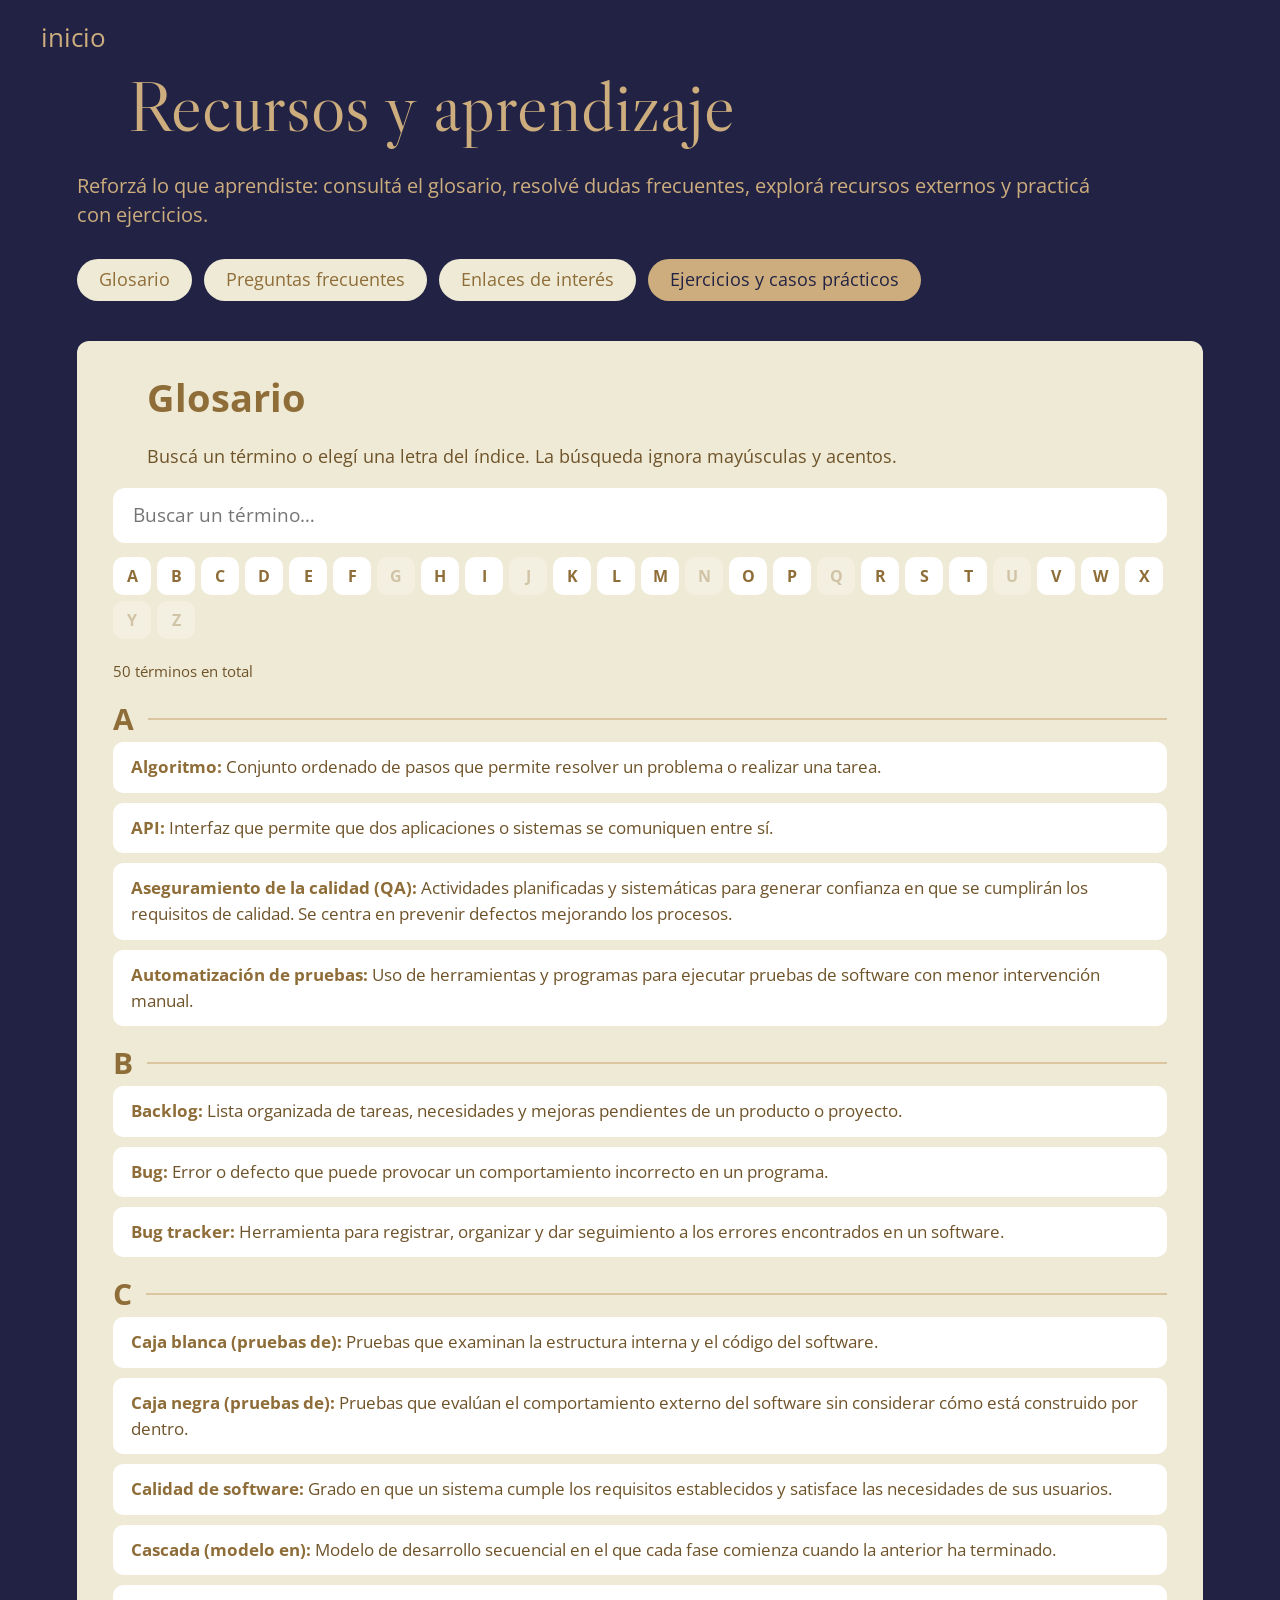
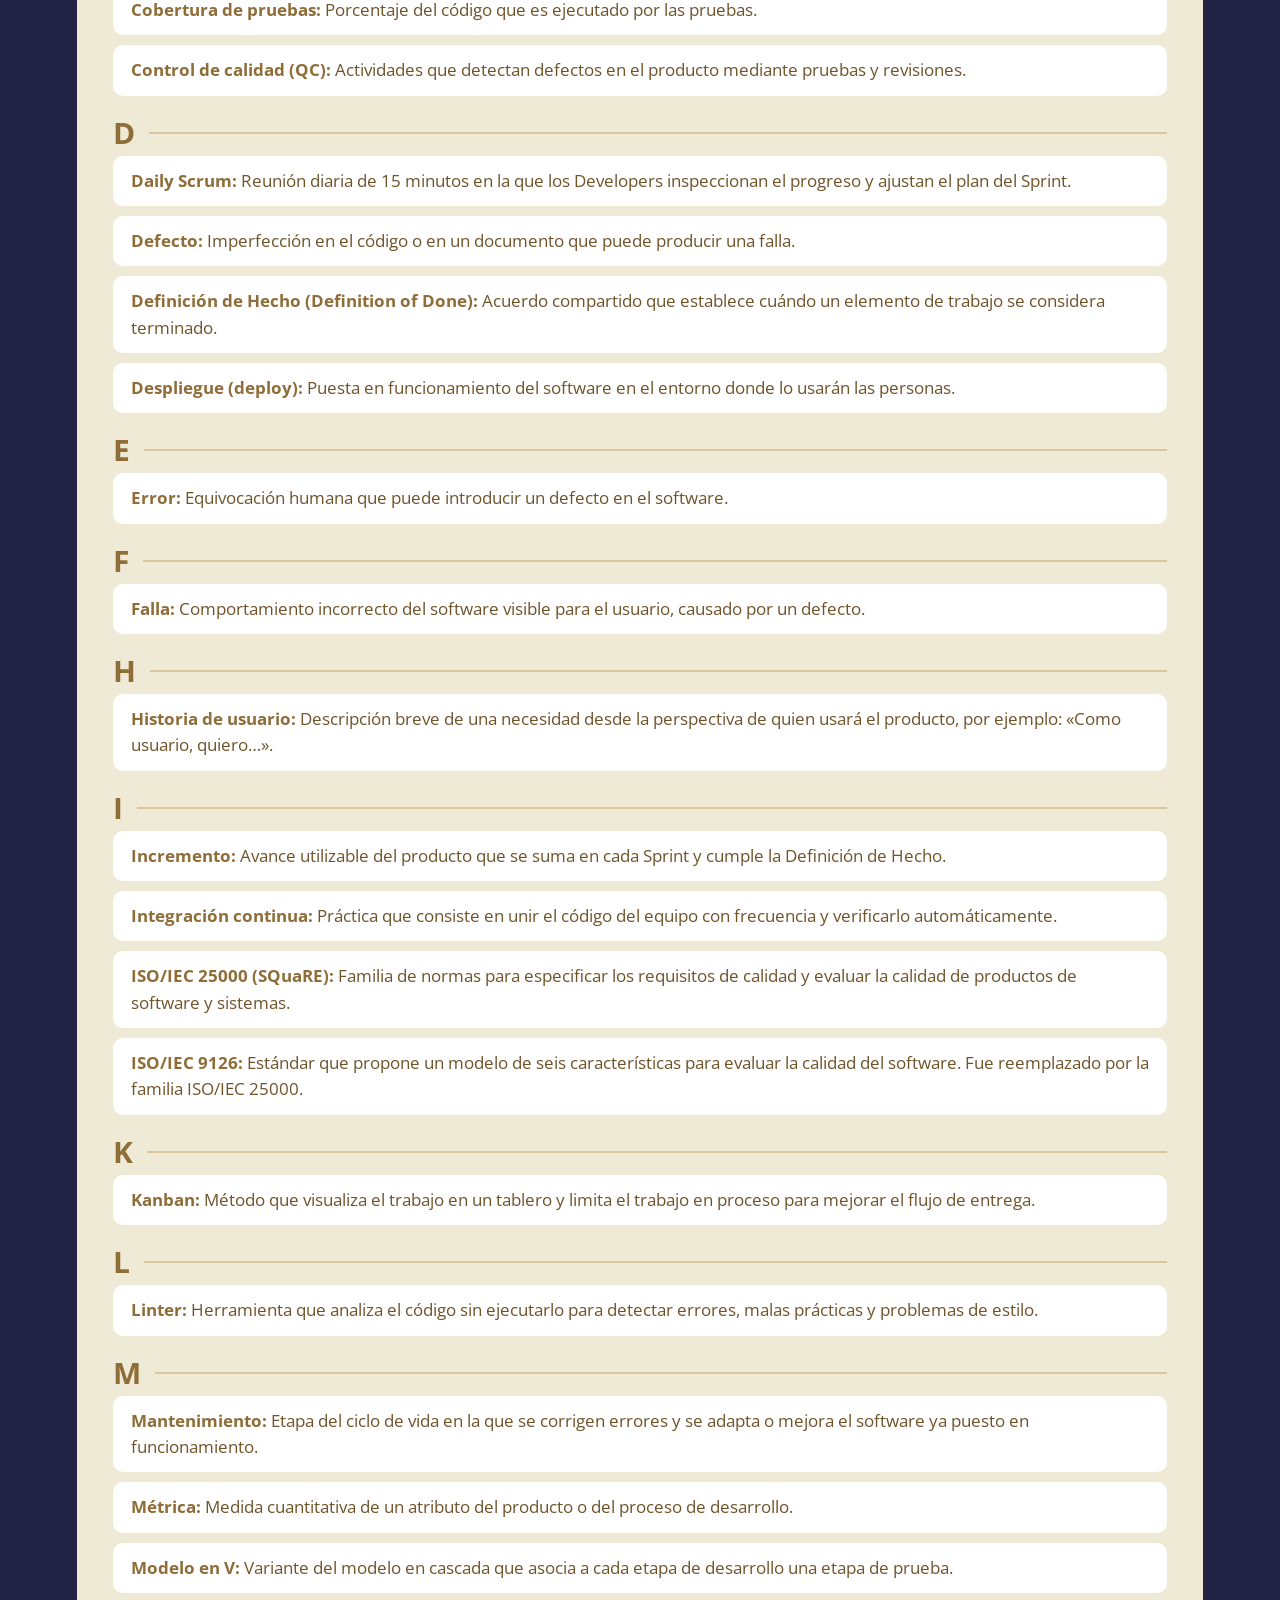
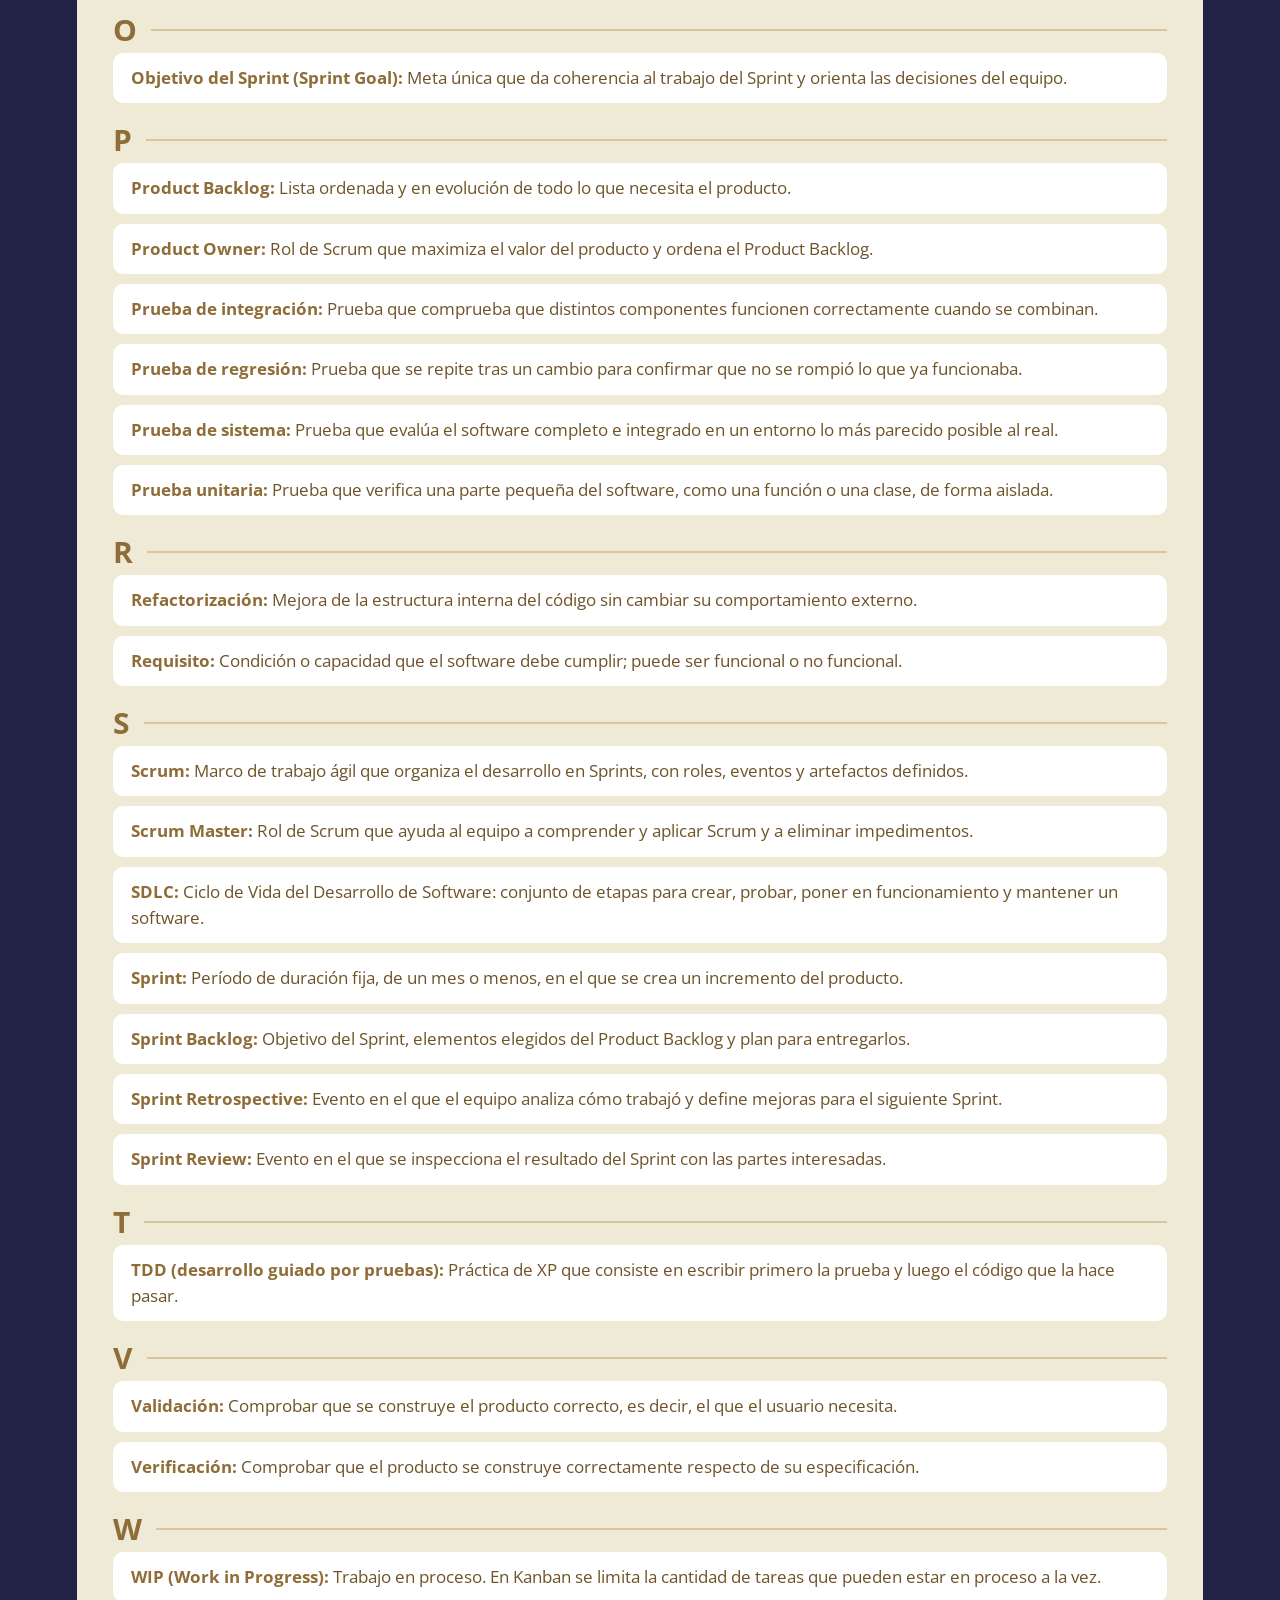
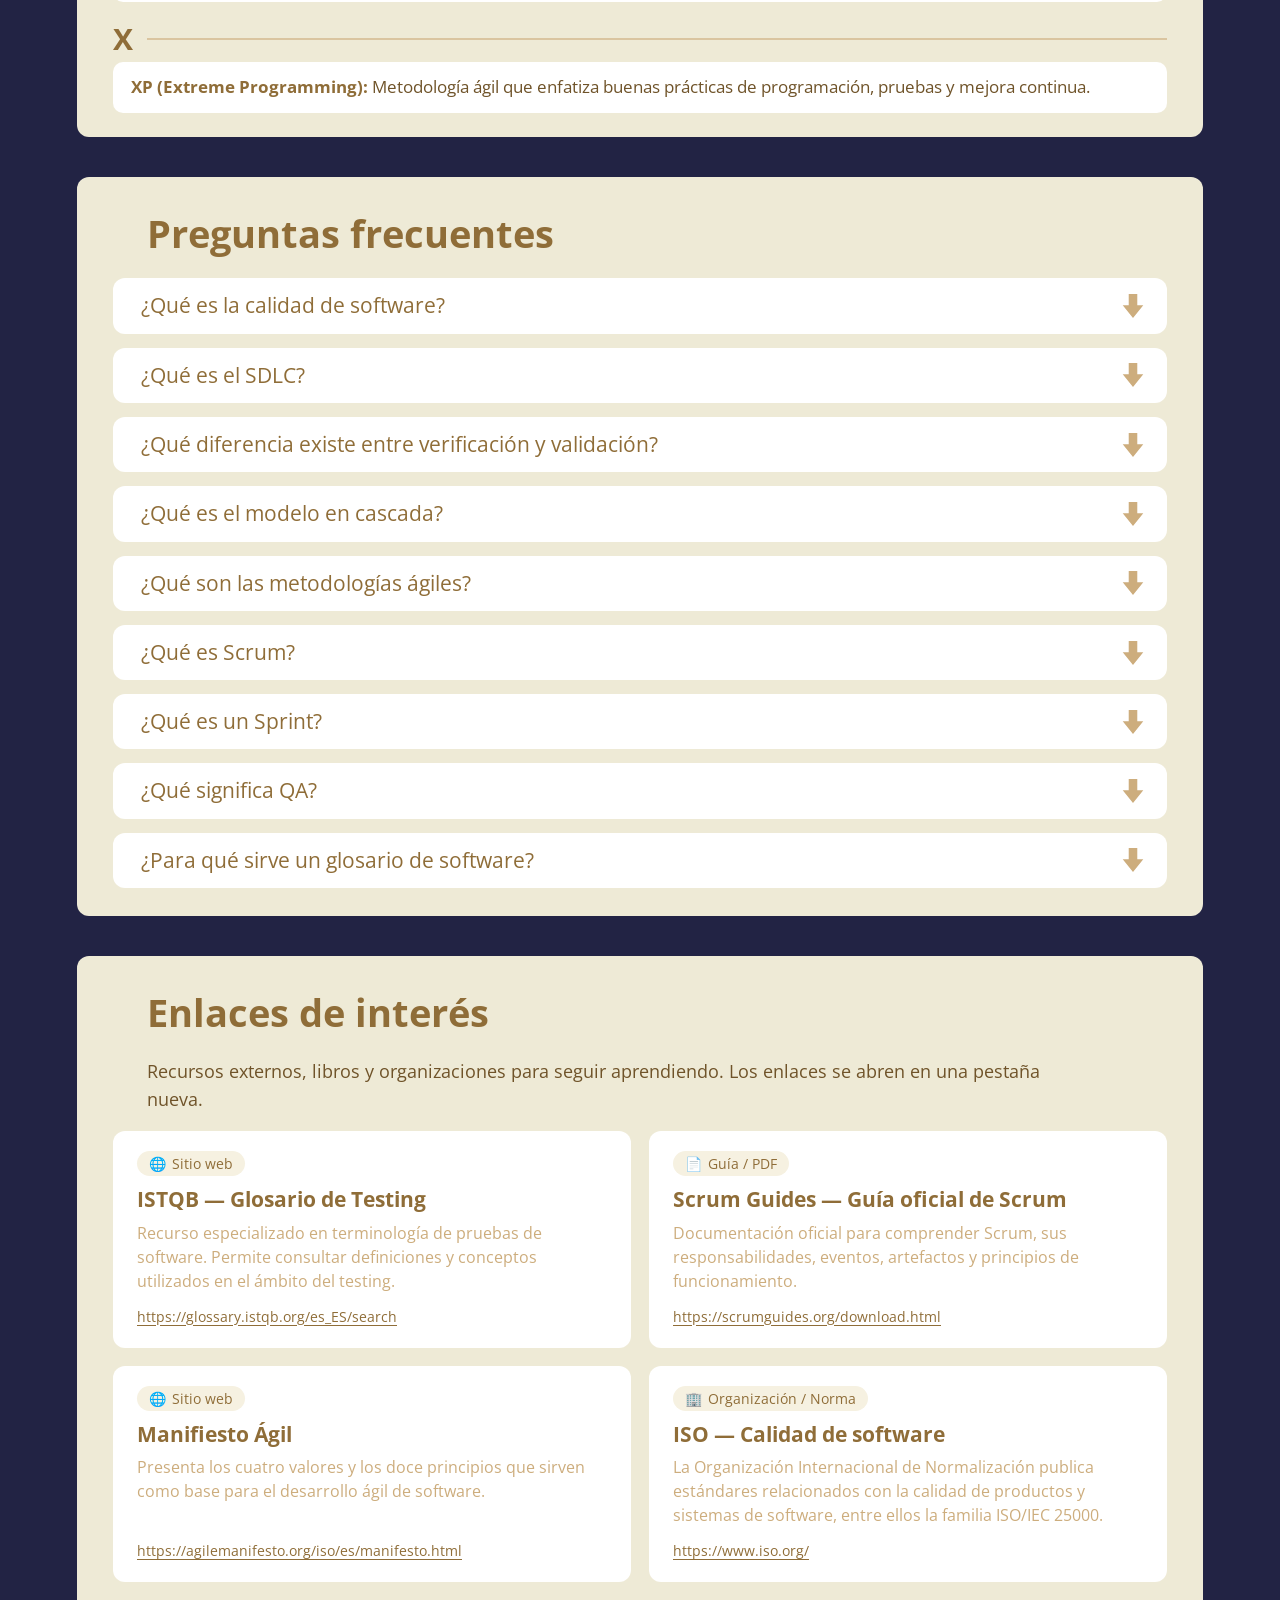
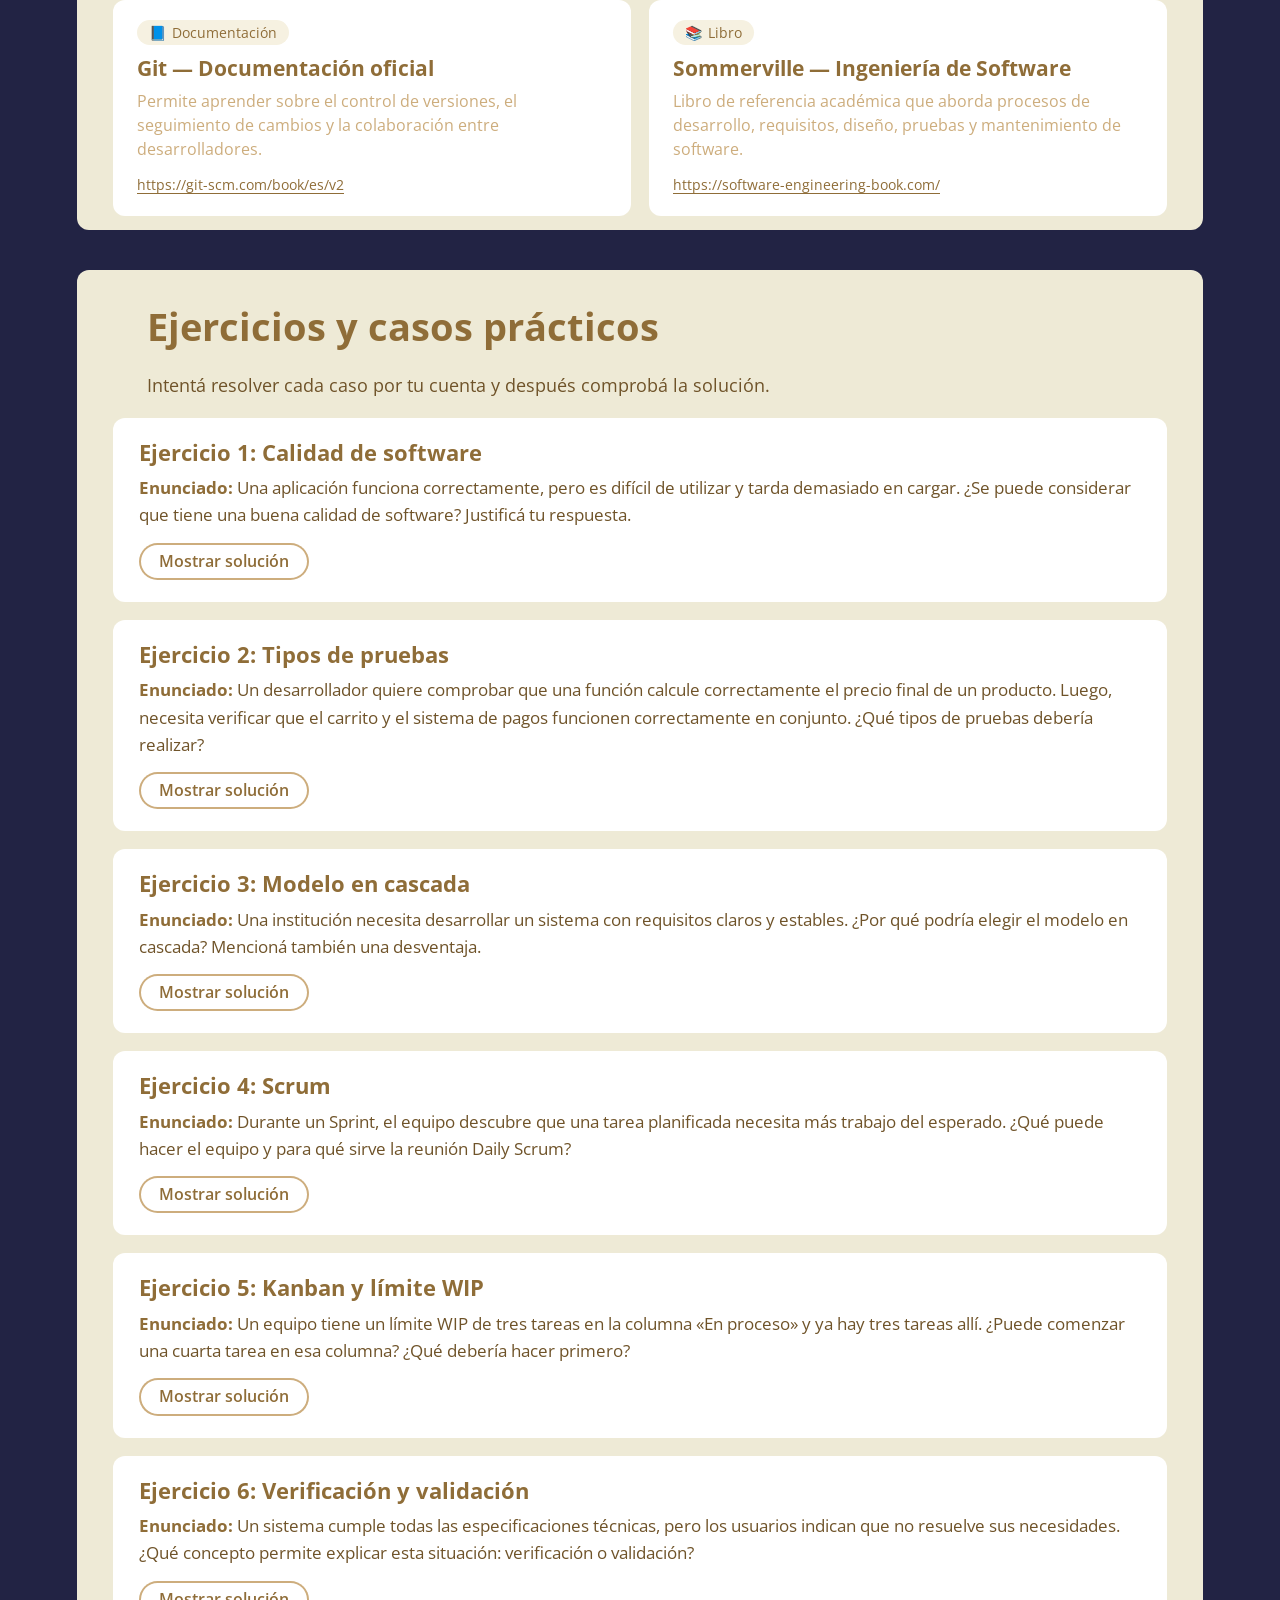
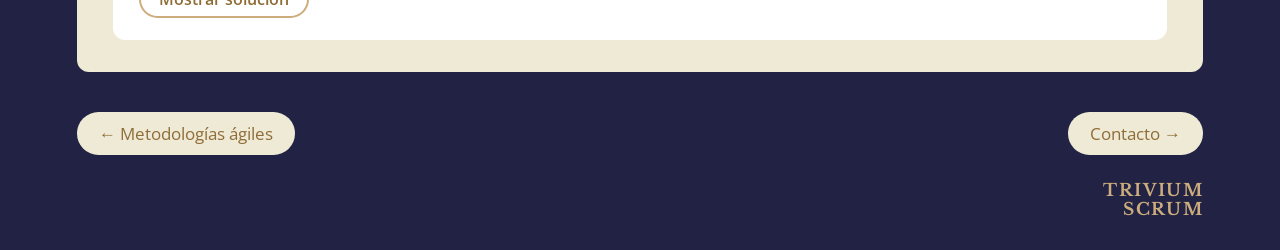
<file: proyecto de srcum/trivium-scrum-pagina/trivium-scrum/recursos.html>
<!DOCTYPE html>
<html lang="es">
<head>
  <meta charset="UTF-8">
  <meta name="viewport" content="width=device-width, initial-scale=1">
  <title>Recursos y aprendizaje | Trivium Scrum</title>
  <meta name="description" content="Glosario, preguntas frecuentes, enlaces de interés y ejercicios prácticos sobre calidad y desarrollo de software.">
  <link rel="stylesheet" href="css/fonts.css">
  <link rel="stylesheet" href="css/style.css">
  <link rel="stylesheet" href="css/componentes.css">
</head>
<body class="inner">
  <a class="back" href="index.html">inicio</a>

  <main class="wrap">
    <h1 class="page-title">Recursos y aprendizaje</h1>

    <div class="intro"><h2 class="sr-only">Introducción</h2><p>Reforzá lo que aprendiste: consultá el glosario, resolvé dudas frecuentes, explorá recursos externos y practicá con ejercicios.</p></div>
    <nav class="pillbar" aria-label="Secciones de recursos">
      <a class="sub-pill" data-go href="#glosario">Glosario</a>
      <a class="sub-pill" data-go href="#faq">Preguntas frecuentes</a>
      <a class="sub-pill" data-go href="#enlaces">Enlaces de interés</a>
      <a class="sub-pill" data-go href="#ejercicios">Ejercicios y casos prácticos</a>
    </nav>

    <section class="panel" id="glosario" aria-labelledby="glosario-t">
      <h2 class="panel__title" id="glosario-t">Glosario</h2>
      <p class="lead">Buscá un término o elegí una letra del índice. La búsqueda ignora mayúsculas y acentos.</p>
      <div class="gl-tools">
        <input class="gl-search" id="glSearch" type="search" placeholder="Buscar un término…" aria-label="Buscar en el glosario" autocomplete="off" maxlength="60">
        <div class="gl-az" id="glAz" role="group" aria-label="Índice por letras"></div>
      </div>
      <p class="gl-count" id="glCount" role="status" aria-live="polite"></p>
      <div class="gl-empty" id="glEmpty" hidden role="status"><strong>Sin resultados</strong>No encontramos ningún término que coincida. Probá con otra palabra o quitá el filtro de letra.</div>
      <div class="gl-list"><div class="gl-group" id="gl-A"><div class="gl-letter" aria-hidden="true">A</div><p class="gl-term" data-term="Algoritmo"><b>Algoritmo:</b> Conjunto ordenado de pasos que permite resolver un problema o realizar una tarea.</p><p class="gl-term" data-term="API"><b>API:</b> Interfaz que permite que dos aplicaciones o sistemas se comuniquen entre sí.</p><p class="gl-term" data-term="Aseguramiento de la calidad (QA)"><b>Aseguramiento de la calidad (QA):</b> Actividades planificadas y sistemáticas para generar confianza en que se cumplirán los requisitos de calidad. Se centra en prevenir defectos mejorando los procesos.</p><p class="gl-term" data-term="Automatización de pruebas"><b>Automatización de pruebas:</b> Uso de herramientas y programas para ejecutar pruebas de software con menor intervención manual.</p></div><div class="gl-group" id="gl-B"><div class="gl-letter" aria-hidden="true">B</div><p class="gl-term" data-term="Backlog"><b>Backlog:</b> Lista organizada de tareas, necesidades y mejoras pendientes de un producto o proyecto.</p><p class="gl-term" data-term="Bug"><b>Bug:</b> Error o defecto que puede provocar un comportamiento incorrecto en un programa.</p><p class="gl-term" data-term="Bug tracker"><b>Bug tracker:</b> Herramienta para registrar, organizar y dar seguimiento a los errores encontrados en un software.</p></div><div class="gl-group" id="gl-C"><div class="gl-letter" aria-hidden="true">C</div><p class="gl-term" data-term="Caja blanca (pruebas de)"><b>Caja blanca (pruebas de):</b> Pruebas que examinan la estructura interna y el código del software.</p><p class="gl-term" data-term="Caja negra (pruebas de)"><b>Caja negra (pruebas de):</b> Pruebas que evalúan el comportamiento externo del software sin considerar cómo está construido por dentro.</p><p class="gl-term" data-term="Calidad de software"><b>Calidad de software:</b> Grado en que un sistema cumple los requisitos establecidos y satisface las necesidades de sus usuarios.</p><p class="gl-term" data-term="Cascada (modelo en)"><b>Cascada (modelo en):</b> Modelo de desarrollo secuencial en el que cada fase comienza cuando la anterior ha terminado.</p><p class="gl-term" data-term="Cobertura de pruebas"><b>Cobertura de pruebas:</b> Porcentaje del código que es ejecutado por las pruebas.</p><p class="gl-term" data-term="Control de calidad (QC)"><b>Control de calidad (QC):</b> Actividades que detectan defectos en el producto mediante pruebas y revisiones.</p></div><div class="gl-group" id="gl-D"><div class="gl-letter" aria-hidden="true">D</div><p class="gl-term" data-term="Daily Scrum"><b>Daily Scrum:</b> Reunión diaria de 15 minutos en la que los Developers inspeccionan el progreso y ajustan el plan del Sprint.</p><p class="gl-term" data-term="Defecto"><b>Defecto:</b> Imperfección en el código o en un documento que puede producir una falla.</p><p class="gl-term" data-term="Definición de Hecho (Definition of Done)"><b>Definición de Hecho (Definition of Done):</b> Acuerdo compartido que establece cuándo un elemento de trabajo se considera terminado.</p><p class="gl-term" data-term="Despliegue (deploy)"><b>Despliegue (deploy):</b> Puesta en funcionamiento del software en el entorno donde lo usarán las personas.</p></div><div class="gl-group" id="gl-E"><div class="gl-letter" aria-hidden="true">E</div><p class="gl-term" data-term="Error"><b>Error:</b> Equivocación humana que puede introducir un defecto en el software.</p></div><div class="gl-group" id="gl-F"><div class="gl-letter" aria-hidden="true">F</div><p class="gl-term" data-term="Falla"><b>Falla:</b> Comportamiento incorrecto del software visible para el usuario, causado por un defecto.</p></div><div class="gl-group" id="gl-H"><div class="gl-letter" aria-hidden="true">H</div><p class="gl-term" data-term="Historia de usuario"><b>Historia de usuario:</b> Descripción breve de una necesidad desde la perspectiva de quien usará el producto, por ejemplo: «Como usuario, quiero…».</p></div><div class="gl-group" id="gl-I"><div class="gl-letter" aria-hidden="true">I</div><p class="gl-term" data-term="Incremento"><b>Incremento:</b> Avance utilizable del producto que se suma en cada Sprint y cumple la Definición de Hecho.</p><p class="gl-term" data-term="Integración continua"><b>Integración continua:</b> Práctica que consiste en unir el código del equipo con frecuencia y verificarlo automáticamente.</p><p class="gl-term" data-term="ISO/IEC 25000 (SQuaRE)"><b>ISO/IEC 25000 (SQuaRE):</b> Familia de normas para especificar los requisitos de calidad y evaluar la calidad de productos de software y sistemas.</p><p class="gl-term" data-term="ISO/IEC 9126"><b>ISO/IEC 9126:</b> Estándar que propone un modelo de seis características para evaluar la calidad del software. Fue reemplazado por la familia ISO/IEC 25000.</p></div><div class="gl-group" id="gl-K"><div class="gl-letter" aria-hidden="true">K</div><p class="gl-term" data-term="Kanban"><b>Kanban:</b> Método que visualiza el trabajo en un tablero y limita el trabajo en proceso para mejorar el flujo de entrega.</p></div><div class="gl-group" id="gl-L"><div class="gl-letter" aria-hidden="true">L</div><p class="gl-term" data-term="Linter"><b>Linter:</b> Herramienta que analiza el código sin ejecutarlo para detectar errores, malas prácticas y problemas de estilo.</p></div><div class="gl-group" id="gl-M"><div class="gl-letter" aria-hidden="true">M</div><p class="gl-term" data-term="Mantenimiento"><b>Mantenimiento:</b> Etapa del ciclo de vida en la que se corrigen errores y se adapta o mejora el software ya puesto en funcionamiento.</p><p class="gl-term" data-term="Métrica"><b>Métrica:</b> Medida cuantitativa de un atributo del producto o del proceso de desarrollo.</p><p class="gl-term" data-term="Modelo en V"><b>Modelo en V:</b> Variante del modelo en cascada que asocia a cada etapa de desarrollo una etapa de prueba.</p></div><div class="gl-group" id="gl-O"><div class="gl-letter" aria-hidden="true">O</div><p class="gl-term" data-term="Objetivo del Sprint (Sprint Goal)"><b>Objetivo del Sprint (Sprint Goal):</b> Meta única que da coherencia al trabajo del Sprint y orienta las decisiones del equipo.</p></div><div class="gl-group" id="gl-P"><div class="gl-letter" aria-hidden="true">P</div><p class="gl-term" data-term="Product Backlog"><b>Product Backlog:</b> Lista ordenada y en evolución de todo lo que necesita el producto.</p><p class="gl-term" data-term="Product Owner"><b>Product Owner:</b> Rol de Scrum que maximiza el valor del producto y ordena el Product Backlog.</p><p class="gl-term" data-term="Prueba de integración"><b>Prueba de integración:</b> Prueba que comprueba que distintos componentes funcionen correctamente cuando se combinan.</p><p class="gl-term" data-term="Prueba de regresión"><b>Prueba de regresión:</b> Prueba que se repite tras un cambio para confirmar que no se rompió lo que ya funcionaba.</p><p class="gl-term" data-term="Prueba de sistema"><b>Prueba de sistema:</b> Prueba que evalúa el software completo e integrado en un entorno lo más parecido posible al real.</p><p class="gl-term" data-term="Prueba unitaria"><b>Prueba unitaria:</b> Prueba que verifica una parte pequeña del software, como una función o una clase, de forma aislada.</p></div><div class="gl-group" id="gl-R"><div class="gl-letter" aria-hidden="true">R</div><p class="gl-term" data-term="Refactorización"><b>Refactorización:</b> Mejora de la estructura interna del código sin cambiar su comportamiento externo.</p><p class="gl-term" data-term="Requisito"><b>Requisito:</b> Condición o capacidad que el software debe cumplir; puede ser funcional o no funcional.</p></div><div class="gl-group" id="gl-S"><div class="gl-letter" aria-hidden="true">S</div><p class="gl-term" data-term="Scrum"><b>Scrum:</b> Marco de trabajo ágil que organiza el desarrollo en Sprints, con roles, eventos y artefactos definidos.</p><p class="gl-term" data-term="Scrum Master"><b>Scrum Master:</b> Rol de Scrum que ayuda al equipo a comprender y aplicar Scrum y a eliminar impedimentos.</p><p class="gl-term" data-term="SDLC"><b>SDLC:</b> Ciclo de Vida del Desarrollo de Software: conjunto de etapas para crear, probar, poner en funcionamiento y mantener un software.</p><p class="gl-term" data-term="Sprint"><b>Sprint:</b> Período de duración fija, de un mes o menos, en el que se crea un incremento del producto.</p><p class="gl-term" data-term="Sprint Backlog"><b>Sprint Backlog:</b> Objetivo del Sprint, elementos elegidos del Product Backlog y plan para entregarlos.</p><p class="gl-term" data-term="Sprint Retrospective"><b>Sprint Retrospective:</b> Evento en el que el equipo analiza cómo trabajó y define mejoras para el siguiente Sprint.</p><p class="gl-term" data-term="Sprint Review"><b>Sprint Review:</b> Evento en el que se inspecciona el resultado del Sprint con las partes interesadas.</p></div><div class="gl-group" id="gl-T"><div class="gl-letter" aria-hidden="true">T</div><p class="gl-term" data-term="TDD (desarrollo guiado por pruebas)"><b>TDD (desarrollo guiado por pruebas):</b> Práctica de XP que consiste en escribir primero la prueba y luego el código que la hace pasar.</p></div><div class="gl-group" id="gl-V"><div class="gl-letter" aria-hidden="true">V</div><p class="gl-term" data-term="Validación"><b>Validación:</b> Comprobar que se construye el producto correcto, es decir, el que el usuario necesita.</p><p class="gl-term" data-term="Verificación"><b>Verificación:</b> Comprobar que el producto se construye correctamente respecto de su especificación.</p></div><div class="gl-group" id="gl-W"><div class="gl-letter" aria-hidden="true">W</div><p class="gl-term" data-term="WIP (Work in Progress)"><b>WIP (Work in Progress):</b> Trabajo en proceso. En Kanban se limita la cantidad de tareas que pueden estar en proceso a la vez.</p></div><div class="gl-group" id="gl-X"><div class="gl-letter" aria-hidden="true">X</div><p class="gl-term" data-term="XP (Extreme Programming)"><b>XP (Extreme Programming):</b> Metodología ágil que enfatiza buenas prácticas de programación, pruebas y mejora continua.</p></div></div>
    </section>

    <section class="panel" id="faq" aria-labelledby="faq-t">
      <h2 class="panel__title" id="faq-t">Preguntas frecuentes</h2>
      <div class="faq"><h3 class="faq__q"><button class="faq__btn" type="button" id="faq-q1" aria-expanded="false" aria-controls="faq-a1">¿Qué es la calidad de software?</button></h3><div class="faq__a" id="faq-a1" role="region" aria-labelledby="faq-q1"><div><p>Es el grado en que un producto de software cumple los requisitos establecidos y satisface las necesidades de sus usuarios. No se reduce a «no tener errores»: también implica que sea útil, confiable, fácil de usar y de mantener.</p></div></div></div><div class="faq"><h3 class="faq__q"><button class="faq__btn" type="button" id="faq-q2" aria-expanded="false" aria-controls="faq-a2">¿Qué es el SDLC?</button></h3><div class="faq__a" id="faq-a2" role="region" aria-labelledby="faq-q2"><div><p>El Ciclo de Vida del Desarrollo de Software es el conjunto de etapas que organiza la creación de un sistema: requisitos, diseño, desarrollo, pruebas, despliegue y mantenimiento.</p></div></div></div><div class="faq"><h3 class="faq__q"><button class="faq__btn" type="button" id="faq-q3" aria-expanded="false" aria-controls="faq-a3">¿Qué diferencia existe entre verificación y validación?</button></h3><div class="faq__a" id="faq-a3" role="region" aria-labelledby="faq-q3"><div><p>Verificar es comprobar que el producto se construye correctamente respecto de su especificación. Validar es comprobar que se construye el producto correcto, es decir, el que el usuario realmente necesita.</p></div></div></div><div class="faq"><h3 class="faq__q"><button class="faq__btn" type="button" id="faq-q4" aria-expanded="false" aria-controls="faq-a4">¿Qué es el modelo en cascada?</button></h3><div class="faq__a" id="faq-a4" role="region" aria-labelledby="faq-q4"><div><p>Es un modelo tradicional que organiza el desarrollo en fases secuenciales: una etapa comienza cuando la anterior ha finalizado. Funciona mejor cuando los requisitos son claros y estables.</p></div></div></div><div class="faq"><h3 class="faq__q"><button class="faq__btn" type="button" id="faq-q5" aria-expanded="false" aria-controls="faq-a5">¿Qué son las metodologías ágiles?</button></h3><div class="faq__a" id="faq-a5" role="region" aria-labelledby="faq-q5"><div><p>Son enfoques para desarrollar software de manera flexible, colaborativa e incremental. Entregan resultados útiles en períodos cortos y permiten incorporar cambios a partir de la retroalimentación del usuario.</p></div></div></div><div class="faq"><h3 class="faq__q"><button class="faq__btn" type="button" id="faq-q6" aria-expanded="false" aria-controls="faq-a6">¿Qué es Scrum?</button></h3><div class="faq__a" id="faq-a6" role="region" aria-labelledby="faq-q6"><div><p>Es un marco de trabajo ágil que organiza el proyecto en ciclos cortos llamados Sprints. Define tres roles (Product Owner, Scrum Master y Developers), cinco eventos y tres artefactos.</p></div></div></div><div class="faq"><h3 class="faq__q"><button class="faq__btn" type="button" id="faq-q7" aria-expanded="false" aria-controls="faq-a7">¿Qué es un Sprint?</button></h3><div class="faq__a" id="faq-a7" role="region" aria-labelledby="faq-q7"><div><p>Es un período de duración fija, de un mes o menos, en el que el equipo trabaja para alcanzar el Objetivo del Sprint y producir un incremento utilizable del producto.</p></div></div></div><div class="faq"><h3 class="faq__q"><button class="faq__btn" type="button" id="faq-q8" aria-expanded="false" aria-controls="faq-a8">¿Qué significa QA?</button></h3><div class="faq__a" id="faq-a8" role="region" aria-labelledby="faq-q8"><div><p>Son las siglas de Quality Assurance, o aseguramiento de la calidad: el conjunto de actividades que buscan prevenir defectos mejorando los procesos de desarrollo.</p></div></div></div><div class="faq"><h3 class="faq__q"><button class="faq__btn" type="button" id="faq-q9" aria-expanded="false" aria-controls="faq-a9">¿Para qué sirve un glosario de software?</button></h3><div class="faq__a" id="faq-a9" role="region" aria-labelledby="faq-q9"><div><p>Para que todas las personas del proyecto utilicen los términos con el mismo significado, lo que facilita la comunicación y evita malentendidos.</p></div></div></div>
    </section>

    <section class="panel" id="enlaces" aria-labelledby="enlaces-t">
      <h2 class="panel__title" id="enlaces-t">Enlaces de interés</h2>
      <p class="lead">Recursos externos, libros y organizaciones para seguir aprendiendo. Los enlaces se abren en una pestaña nueva.</p>
      <ul class="res-grid"><li><a class="res-card" href="https://glossary.istqb.org/es_ES/search" target="_blank" rel="noopener noreferrer"><span class="res-card__type"><span aria-hidden="true">🌐</span>Sitio web</span><h3>ISTQB — Glosario de Testing<span class="sr-only"> (se abre en una pestaña nueva)</span></h3><p>Recurso especializado en terminología de pruebas de software. Permite consultar definiciones y conceptos utilizados en el ámbito del testing.</p><span class="res-card__url">https://glossary.istqb.org/es_ES/search</span></a></li><li><a class="res-card" href="https://scrumguides.org/download.html" target="_blank" rel="noopener noreferrer"><span class="res-card__type"><span aria-hidden="true">📄</span>Guía / PDF</span><h3>Scrum Guides — Guía oficial de Scrum<span class="sr-only"> (se abre en una pestaña nueva)</span></h3><p>Documentación oficial para comprender Scrum, sus responsabilidades, eventos, artefactos y principios de funcionamiento.</p><span class="res-card__url">https://scrumguides.org/download.html</span></a></li><li><a class="res-card" href="https://agilemanifesto.org/iso/es/manifesto.html" target="_blank" rel="noopener noreferrer"><span class="res-card__type"><span aria-hidden="true">🌐</span>Sitio web</span><h3>Manifiesto Ágil<span class="sr-only"> (se abre en una pestaña nueva)</span></h3><p>Presenta los cuatro valores y los doce principios que sirven como base para el desarrollo ágil de software.</p><span class="res-card__url">https://agilemanifesto.org/iso/es/manifesto.html</span></a></li><li><a class="res-card" href="https://www.iso.org/" target="_blank" rel="noopener noreferrer"><span class="res-card__type"><span aria-hidden="true">🏢</span>Organización / Norma</span><h3>ISO — Calidad de software<span class="sr-only"> (se abre en una pestaña nueva)</span></h3><p>La Organización Internacional de Normalización publica estándares relacionados con la calidad de productos y sistemas de software, entre ellos la familia ISO/IEC 25000.</p><span class="res-card__url">https://www.iso.org/</span></a></li><li><a class="res-card" href="https://git-scm.com/book/es/v2" target="_blank" rel="noopener noreferrer"><span class="res-card__type"><span aria-hidden="true">📘</span>Documentación</span><h3>Git — Documentación oficial<span class="sr-only"> (se abre en una pestaña nueva)</span></h3><p>Permite aprender sobre el control de versiones, el seguimiento de cambios y la colaboración entre desarrolladores.</p><span class="res-card__url">https://git-scm.com/book/es/v2</span></a></li><li><a class="res-card" href="https://software-engineering-book.com/" target="_blank" rel="noopener noreferrer"><span class="res-card__type"><span aria-hidden="true">📚</span>Libro</span><h3>Sommerville — Ingeniería de Software<span class="sr-only"> (se abre en una pestaña nueva)</span></h3><p>Libro de referencia académica que aborda procesos de desarrollo, requisitos, diseño, pruebas y mantenimiento de software.</p><span class="res-card__url">https://software-engineering-book.com/</span></a></li></ul>
    </section>

    <section class="panel" id="ejercicios" aria-labelledby="ejercicios-t">
      <h2 class="panel__title" id="ejercicios-t">Ejercicios y casos prácticos</h2>
      <p class="lead">Intentá resolver cada caso por tu cuenta y después comprobá la solución.</p>
      <article class="ex" aria-labelledby="ex1-t"><h3 id="ex1-t">Ejercicio 1: Calidad de software</h3><p class="ex__q"><b>Enunciado:</b> Una aplicación funciona correctamente, pero es difícil de utilizar y tarda demasiado en cargar. ¿Se puede considerar que tiene una buena calidad de software? Justificá tu respuesta.</p><button class="btn btn--ghost" type="button" data-sol="ex1-sol" aria-expanded="false">Mostrar solución</button><div class="ex__sol" id="ex1-sol" hidden><b>Solución:</b> No. Que cumpla sus funciones es solo una parte de la calidad. Según los modelos ISO/IEC 9126 y 25010, también importan la usabilidad (qué tan fácil es de usar) y la eficiencia (tiempos de respuesta y uso de recursos). Como falla en ambas, el producto no satisface plenamente las necesidades de sus usuarios.</div></article><article class="ex" aria-labelledby="ex2-t"><h3 id="ex2-t">Ejercicio 2: Tipos de pruebas</h3><p class="ex__q"><b>Enunciado:</b> Un desarrollador quiere comprobar que una función calcule correctamente el precio final de un producto. Luego, necesita verificar que el carrito y el sistema de pagos funcionen correctamente en conjunto. ¿Qué tipos de pruebas debería realizar?</p><button class="btn btn--ghost" type="button" data-sol="ex2-sol" aria-expanded="false">Mostrar solución</button><div class="ex__sol" id="ex2-sol" hidden><b>Solución:</b> Primero, una prueba unitaria, porque evalúa una función aislada (el cálculo del precio). Después, una prueba de integración, porque comprueba que dos componentes (carrito y sistema de pagos) funcionen bien al combinarse. Más adelante, una prueba de sistema recorrería todo el flujo de compra.</div></article><article class="ex" aria-labelledby="ex3-t"><h3 id="ex3-t">Ejercicio 3: Modelo en cascada</h3><p class="ex__q"><b>Enunciado:</b> Una institución necesita desarrollar un sistema con requisitos claros y estables. ¿Por qué podría elegir el modelo en cascada? Mencioná también una desventaja.</p><button class="btn btn--ghost" type="button" data-sol="ex3-sol" aria-expanded="false">Mostrar solución</button><div class="ex__sol" id="ex3-sol" hidden><b>Solución:</b> Podría elegirlo porque, al conocerse bien los requisitos desde el inicio, el trabajo se puede planificar por fases, con hitos y documentación completa, y se facilita estimar costos y plazos. Una desventaja es su poca flexibilidad ante cambios: las pruebas se hacen al final y los errores de las primeras fases se descubren tarde y salen caros.</div></article><article class="ex" aria-labelledby="ex4-t"><h3 id="ex4-t">Ejercicio 4: Scrum</h3><p class="ex__q"><b>Enunciado:</b> Durante un Sprint, el equipo descubre que una tarea planificada necesita más trabajo del esperado. ¿Qué puede hacer el equipo y para qué sirve la reunión Daily Scrum?</p><button class="btn btn--ghost" type="button" data-sol="ex4-sol" aria-expanded="false">Mostrar solución</button><div class="ex__sol" id="ex4-sol" hidden><b>Solución:</b> El equipo puede replanificar el trabajo del Sprint (negociando con el Product Owner qué elementos ajustar) sin perder de vista el Objetivo del Sprint. La Daily Scrum, de 15 minutos, sirve justamente para detectar estos desvíos a tiempo, inspeccionar el progreso y adaptar el plan de las próximas 24 horas.</div></article><article class="ex" aria-labelledby="ex5-t"><h3 id="ex5-t">Ejercicio 5: Kanban y límite WIP</h3><p class="ex__q"><b>Enunciado:</b> Un equipo tiene un límite WIP de tres tareas en la columna «En proceso» y ya hay tres tareas allí. ¿Puede comenzar una cuarta tarea en esa columna? ¿Qué debería hacer primero?</p><button class="btn btn--ghost" type="button" data-sol="ex5-sol" aria-expanded="false">Mostrar solución</button><div class="ex__sol" id="ex5-sol" hidden><b>Solución:</b> No, porque el límite WIP lo impide. Primero debería terminar (o devolver a «Por hacer») alguna de las tareas en proceso. Así se evitan los cuellos de botella y se prioriza completar el trabajo antes de empezar algo nuevo.</div></article><article class="ex" aria-labelledby="ex6-t"><h3 id="ex6-t">Ejercicio 6: Verificación y validación</h3><p class="ex__q"><b>Enunciado:</b> Un sistema cumple todas las especificaciones técnicas, pero los usuarios indican que no resuelve sus necesidades. ¿Qué concepto permite explicar esta situación: verificación o validación?</p><button class="btn btn--ghost" type="button" data-sol="ex6-sol" aria-expanded="false">Mostrar solución</button><div class="ex__sol" id="ex6-sol" hidden><b>Solución:</b> La validación. El sistema pasa la verificación (se construyó correctamente respecto de su especificación), pero falla la validación: no es el producto correcto para lo que el usuario necesitaba. Probablemente los requisitos estaban mal comprendidos o incompletos.</div></article>
    </section>

    <nav class="pager" aria-label="Otras secciones"><a href="metodologias-agiles.html" rel="prev">← Metodologías ágiles</a><a href="contacto.html" rel="next">Contacto →</a></nav>
    <footer class="brand">Trivium<br>Scrum</footer>
  </main>

  <script src="js/main.js"></script>
  <script src="js/recursos.js"></script>
</body>
</html>
</file>
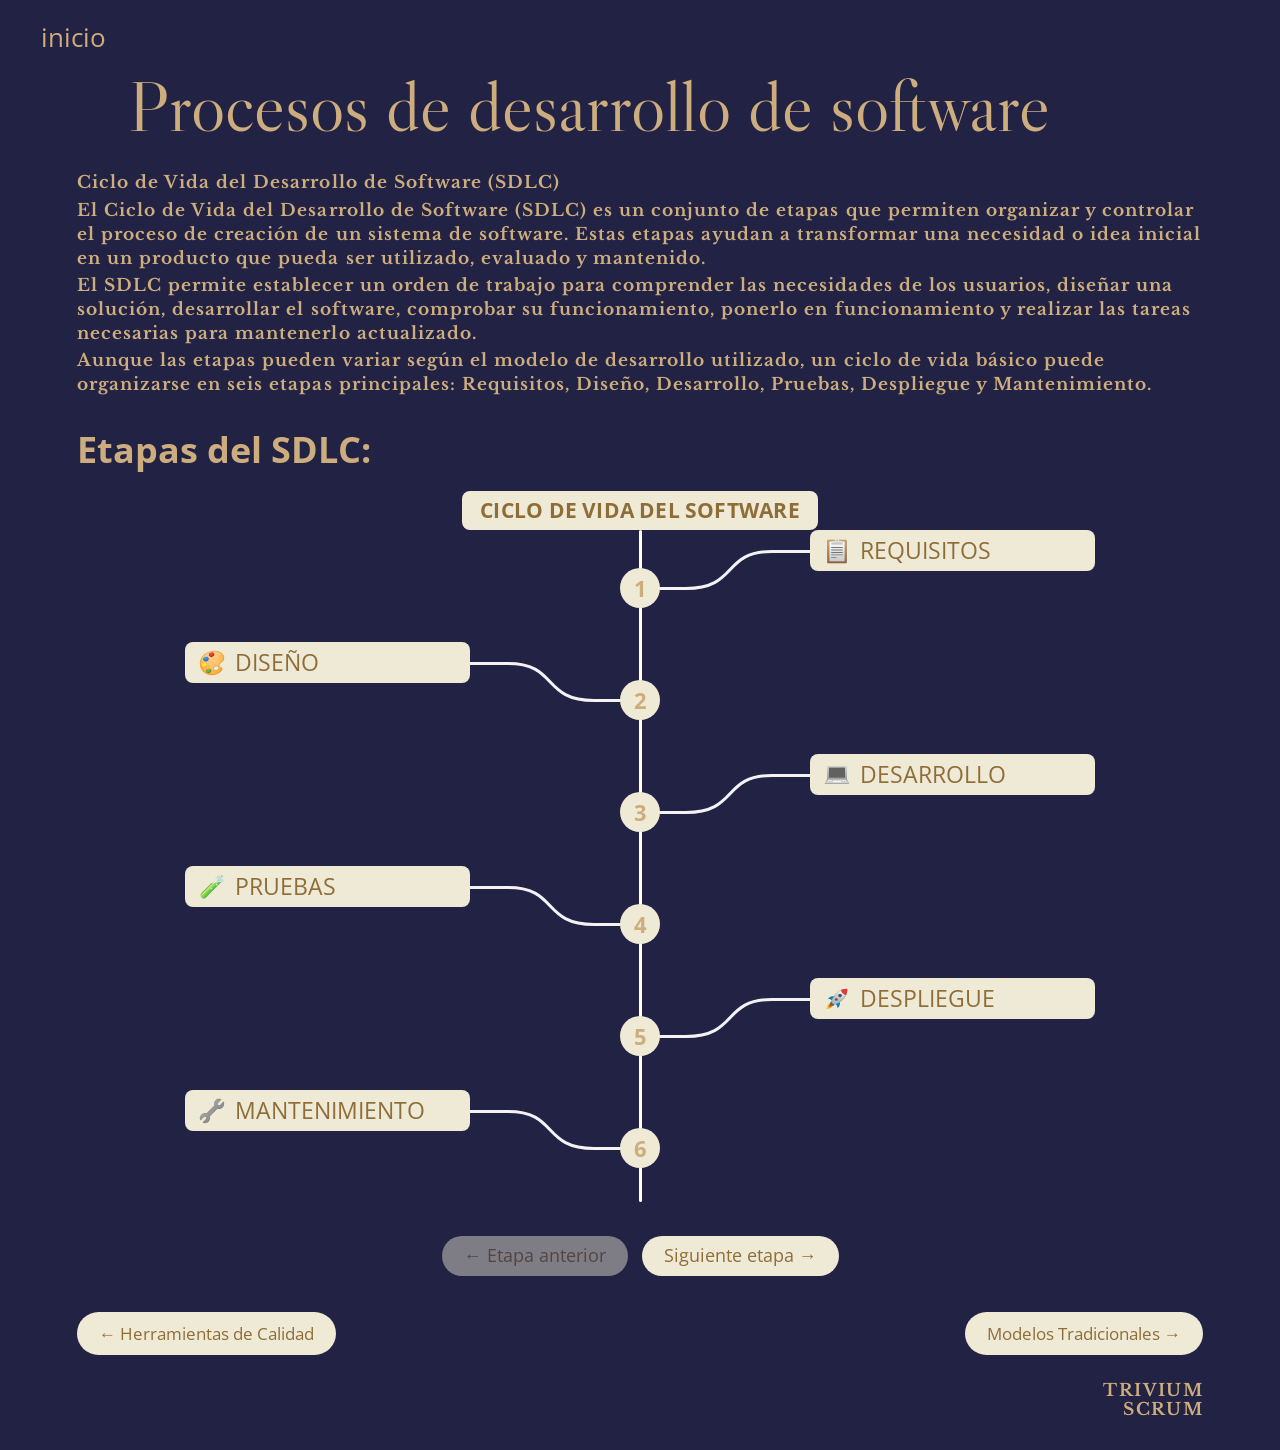
<file: proyecto de srcum/trivium-scrum-pagina/trivium-scrum/sdlc.html>
<!DOCTYPE html>
<html lang="es">
<head>
  <meta charset="UTF-8">
  <meta name="viewport" content="width=device-width, initial-scale=1">
  <title>Procesos de desarrollo de software | Trivium Scrum</title>
  <meta name="description" content="Ciclo de Vida del Desarrollo de Software (SDLC): sus seis etapas y su importancia en la construcción de software.">
  <link rel="stylesheet" href="css/fonts.css">
  <link rel="stylesheet" href="css/style.css">
</head>
<body class="inner">
  <a class="back" href="index.html">inicio</a>

  <main class="wrap">
    <h1 class="page-title">Procesos de desarrollo de software</h1>

    <div class="intro serif">
      <p>Ciclo de Vida del Desarrollo de Software (SDLC)</p><p>El Ciclo de Vida del Desarrollo de Software (SDLC) es un conjunto de etapas que permiten organizar y controlar el proceso de creación de un sistema de software. Estas etapas ayudan a transformar una necesidad o idea inicial en un producto que pueda ser utilizado, evaluado y mantenido.</p><p>El SDLC permite establecer un orden de trabajo para comprender las necesidades de los usuarios, diseñar una solución, desarrollar el software, comprobar su funcionamiento, ponerlo en funcionamiento y realizar las tareas necesarias para mantenerlo actualizado.</p><p>Aunque las etapas pueden variar según el modelo de desarrollo utilizado, un ciclo de vida básico puede organizarse en seis etapas principales: Requisitos, Diseño, Desarrollo, Pruebas, Despliegue y Mantenimiento.</p>
    </div>

    <h2 class="sdlc-sub">Etapas del SDLC:</h2>
    <p class="sr-only">Hacé clic en cada etapa para ver su detalle, o usá los botones para recorrerlas una por una.</p>
    <div class="tl">
      <p class="tl__head">CICLO DE VIDA DEL SOFTWARE</p>
      <ol class="tl__list"><li class="tl__item tl__item--r" id="etapa-1"><span class="tl__node" aria-hidden="true">1</span><div class="tl__body"><button class="tl__chip" type="button" aria-expanded="false" aria-controls="etapa-1-card"><img src="img/emoji/requisitos.svg" alt="" width="26" height="26"><span><span class="sr-only">Etapa 1: </span>Requisitos</span></button><div class="tl__card" id="etapa-1-card" role="region" aria-label="Etapa 1: Requisitos" hidden><h3><img src="img/emoji/requisitos.svg" alt="" width="26" height="26">Requisitos</h3><p>En esta etapa se identifican y registran las necesidades de los usuarios y del negocio, y se define qué debe hacer el software.</p><p>Se recopila información mediante entrevistas, encuestas u observación, y se documentan los requisitos funcionales (qué hace el sistema) y no funcionales (cómo debe comportarse).</p><p><strong>Ejemplo:</strong> definir que una tienda online debe permitir registrarse, buscar productos, agregarlos a un carrito y pagar.</p><p><strong>Objetivo:</strong> tener una descripción clara y acordada de lo que se va a construir.</p></div></div></li><li class="tl__item tl__item--l" id="etapa-2"><span class="tl__node" aria-hidden="true">2</span><div class="tl__body"><button class="tl__chip" type="button" aria-expanded="false" aria-controls="etapa-2-card"><img src="img/emoji/diseno.svg" alt="" width="26" height="26"><span><span class="sr-only">Etapa 2: </span>Diseño</span></button><div class="tl__card" id="etapa-2-card" role="region" aria-label="Etapa 2: Diseño" hidden><h3><img src="img/emoji/diseno.svg" alt="" width="26" height="26">Diseño</h3><p>En esta etapa se establece cómo se construirá el software a partir de los requisitos definidos anteriormente.</p><p>Se diseñan aspectos como la estructura del sistema, la interfaz de usuario, la organización de los datos y la comunicación entre los diferentes componentes.</p><p><strong>Ejemplo:</strong> diseñar las pantallas de inicio de sesión, catálogo, carrito y pago de una tienda online.</p><p><strong>Objetivo:</strong> crear una estructura y una planificación que sirvan como guía para el desarrollo.</p></div></div></li><li class="tl__item tl__item--r" id="etapa-3"><span class="tl__node" aria-hidden="true">3</span><div class="tl__body"><button class="tl__chip" type="button" aria-expanded="false" aria-controls="etapa-3-card"><img src="img/emoji/desarrollo.svg" alt="" width="26" height="26"><span><span class="sr-only">Etapa 3: </span>Desarrollo</span></button><div class="tl__card" id="etapa-3-card" role="region" aria-label="Etapa 3: Desarrollo" hidden><h3><img src="img/emoji/desarrollo.svg" alt="" width="26" height="26">Desarrollo</h3><p>En esta etapa se escribe el código del software siguiendo lo definido en el diseño.</p><p>Los programadores construyen los componentes, utilizan control de versiones para coordinar su trabajo y realizan revisiones de código para mantener la calidad.</p><p><strong>Ejemplo:</strong> programar el módulo de inicio de sesión, el catálogo de productos y el carrito de compras de la tienda online.</p><p><strong>Objetivo:</strong> transformar el diseño en un producto de software que funcione.</p></div></div></li><li class="tl__item tl__item--l" id="etapa-4"><span class="tl__node" aria-hidden="true">4</span><div class="tl__body"><button class="tl__chip" type="button" aria-expanded="false" aria-controls="etapa-4-card"><img src="img/emoji/tubo.svg" alt="" width="26" height="26"><span><span class="sr-only">Etapa 4: </span>Pruebas</span></button><div class="tl__card" id="etapa-4-card" role="region" aria-label="Etapa 4: Pruebas" hidden><h3><img src="img/emoji/tubo.svg" alt="" width="26" height="26">Pruebas</h3><p>En esta etapa se comprueba que el software funcione correctamente y cumpla los requisitos, y se detectan errores antes de entregarlo.</p><p>Se realizan pruebas unitarias, de integración, de sistema y de aceptación, y los defectos encontrados se registran para su corrección.</p><p><strong>Ejemplo:</strong> verificar que un usuario pueda completar una compra y que el sistema calcule bien el total y los impuestos.</p><p><strong>Objetivo:</strong> asegurar la calidad del producto y reducir el riesgo de fallas en producción.</p></div></div></li><li class="tl__item tl__item--r" id="etapa-5"><span class="tl__node" aria-hidden="true">5</span><div class="tl__body"><button class="tl__chip" type="button" aria-expanded="false" aria-controls="etapa-5-card"><img src="img/emoji/despliegue.svg" alt="" width="26" height="26"><span><span class="sr-only">Etapa 5: </span>Despliegue</span></button><div class="tl__card" id="etapa-5-card" role="region" aria-label="Etapa 5: Despliegue" hidden><h3><img src="img/emoji/despliegue.svg" alt="" width="26" height="26">Despliegue</h3><p>En esta etapa el software se pone a disposición de los usuarios finales en el entorno real.</p><p>Incluye instalar y configurar el sistema, migrar datos si hace falta y, en muchos casos, capacitar a los usuarios.</p><p><strong>Ejemplo:</strong> publicar la tienda online en un servidor de producción para que los clientes puedan usarla.</p><p><strong>Objetivo:</strong> entregar el producto en funcionamiento con el menor impacto posible para los usuarios.</p></div></div></li><li class="tl__item tl__item--l" id="etapa-6"><span class="tl__node" aria-hidden="true">6</span><div class="tl__body"><button class="tl__chip" type="button" aria-expanded="false" aria-controls="etapa-6-card"><img src="img/emoji/mantenimiento.svg" alt="" width="26" height="26"><span><span class="sr-only">Etapa 6: </span>Mantenimiento</span></button><div class="tl__card" id="etapa-6-card" role="region" aria-label="Etapa 6: Mantenimiento" hidden><h3><img src="img/emoji/mantenimiento.svg" alt="" width="26" height="26">Mantenimiento</h3><p>En esta etapa se da soporte al software una vez que está en uso.</p><p>Se corrigen errores, se adapta el sistema a nuevos entornos o normativas y se incorporan mejoras o nuevas funciones.</p><p><strong>Ejemplo:</strong> corregir un error en el cálculo de envíos o agregar un nuevo medio de pago.</p><p><strong>Objetivo:</strong> mantener el software útil, seguro y actualizado durante toda su vida.</p></div></div></li></ol>
      <div class="tl-nav"><button type="button" data-tl-prev>← Etapa anterior</button><button type="button" data-tl-next>Siguiente etapa →</button></div>
    </div>

    <nav class="pager" aria-label="Otras secciones"><a href="herramientas.html" rel="prev">← Herramientas de Calidad</a><a href="modelos-tradicionales.html" rel="next">Modelos Tradicionales →</a></nav>
    <footer class="brand">Trivium<br>Scrum</footer>
  </main>

  <script src="js/main.js"></script>
</body>
</html>
</file>
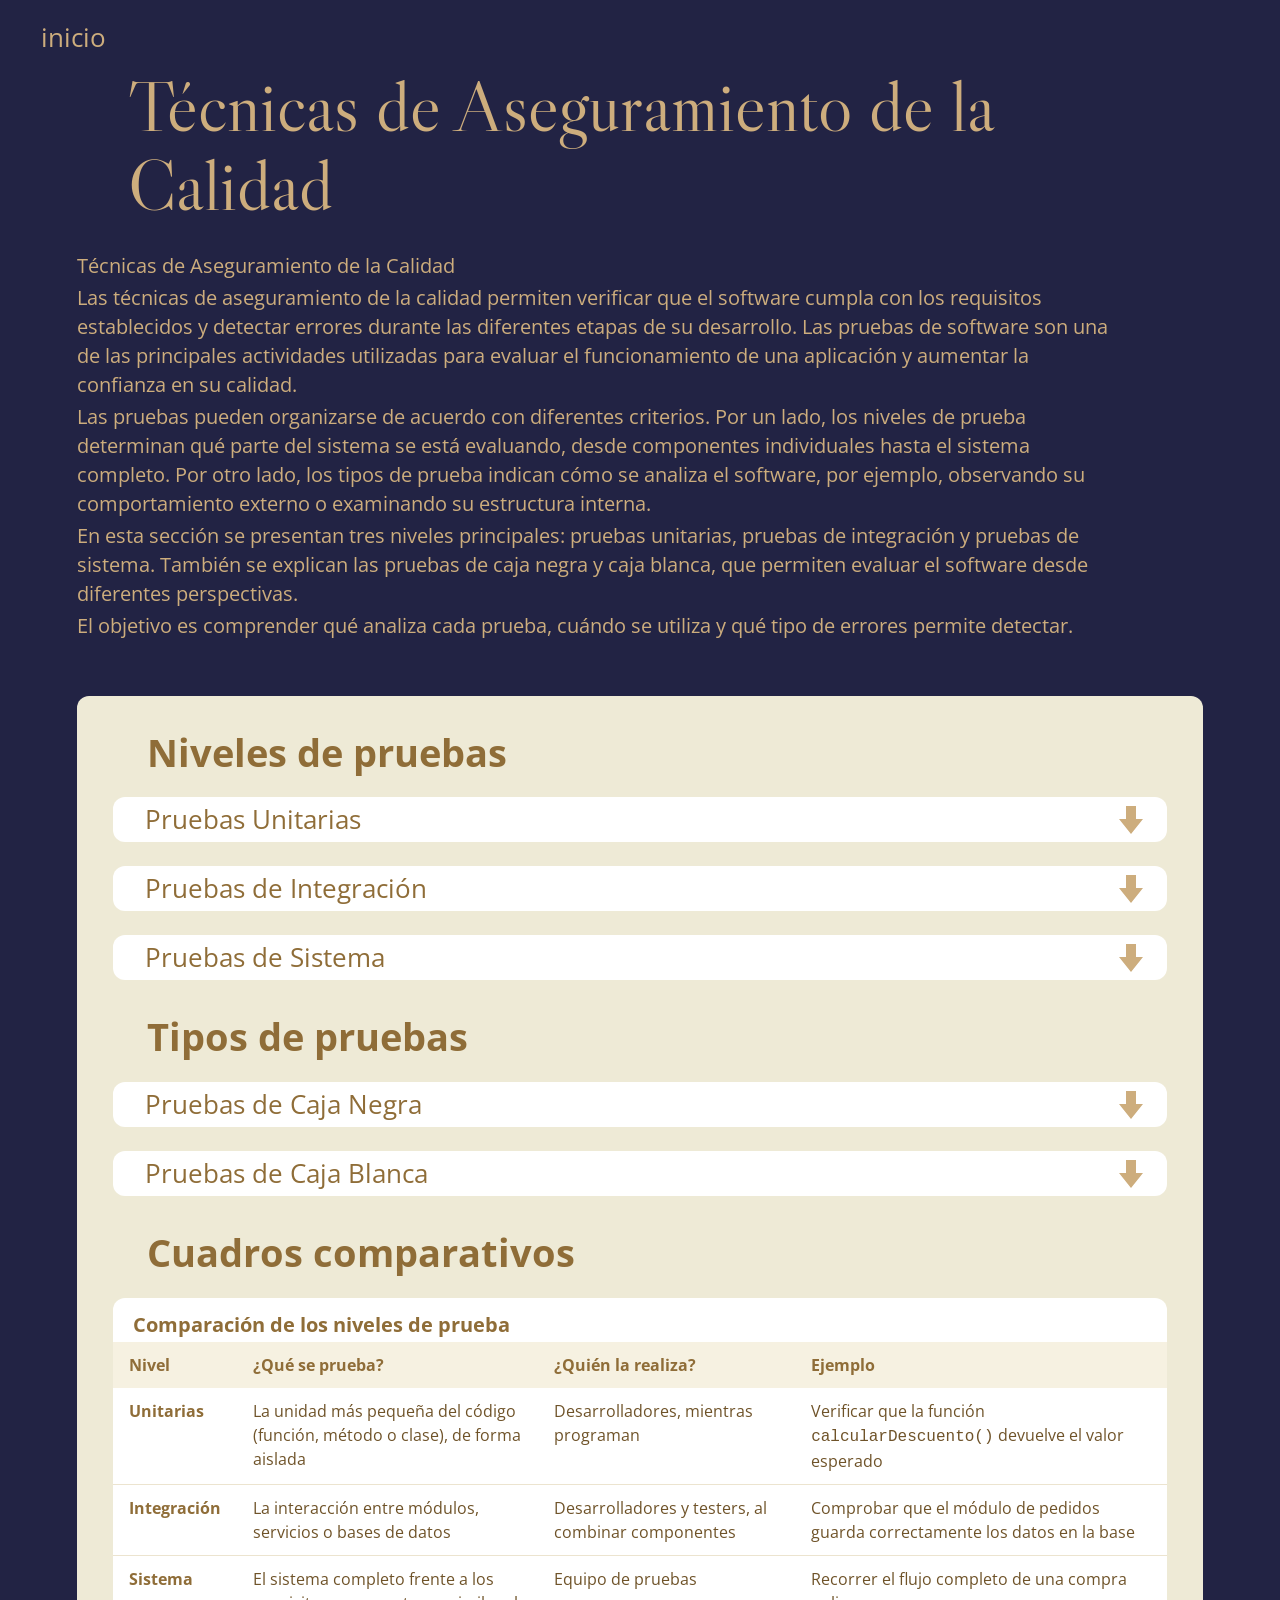
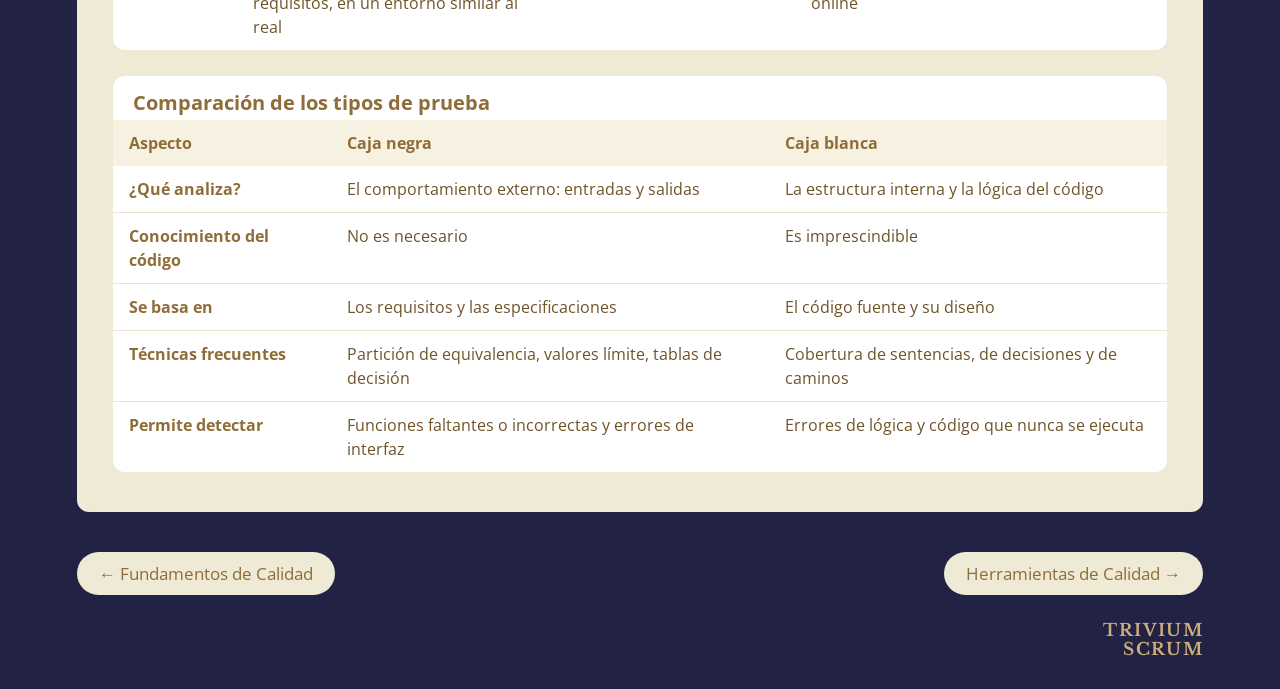
<file: proyecto de srcum/trivium-scrum-pagina/trivium-scrum/tecnicas.html>
<!DOCTYPE html>
<html lang="es">
<head>
  <meta charset="UTF-8">
  <meta name="viewport" content="width=device-width, initial-scale=1">
  <title>Técnicas de Aseguramiento de la Calidad | Trivium Scrum</title>
  <meta name="description" content="Niveles de prueba (unitarias, integración y sistema) y tipos de prueba (caja negra y caja blanca).">
  <link rel="stylesheet" href="css/fonts.css">
  <link rel="stylesheet" href="css/style.css">
</head>
<body class="inner">
  <a class="back" href="index.html">inicio</a>

  <main class="wrap">
    <h1 class="page-title">Técnicas de Aseguramiento de la Calidad</h1>

    <div class="intro">
      <h2>Técnicas de Aseguramiento de la Calidad</h2>
      <p>Las técnicas de aseguramiento de la calidad permiten verificar que el software cumpla con los requisitos establecidos y detectar errores durante las diferentes etapas de su desarrollo. Las pruebas de software son una de las principales actividades utilizadas para evaluar el funcionamiento de una aplicación y aumentar la confianza en su calidad.</p><p>Las pruebas pueden organizarse de acuerdo con diferentes criterios. Por un lado, los niveles de prueba determinan qué parte del sistema se está evaluando, desde componentes individuales hasta el sistema completo. Por otro lado, los tipos de prueba indican cómo se analiza el software, por ejemplo, observando su comportamiento externo o examinando su estructura interna.</p><p>En esta sección se presentan tres niveles principales: pruebas unitarias, pruebas de integración y pruebas de sistema. También se explican las pruebas de caja negra y caja blanca, que permiten evaluar el software desde diferentes perspectivas.</p><p>El objetivo es comprender qué analiza cada prueba, cuándo se utiliza y qué tipo de errores permite detectar.</p>
    </div>

    <section class="panel" style="margin-top:56px" aria-labelledby="tec-panel">
      <h2 class="panel__title" id="tec-panel">Niveles de pruebas</h2>
      <div class="acc "><h3 class="acc__h"><button class="acc__btn" id="tec-unitarias" type="button" aria-expanded="false" aria-controls="tec-unitarias-p"><span class="acc__label">Pruebas Unitarias</span></button></h3><div class="acc__panel" id="tec-unitarias-p" role="region" aria-labelledby="tec-unitarias" hidden><p>Las pruebas unitarias verifican el funcionamiento de las partes más pequeñas del software, como una función, un método o una clase, de forma aislada.</p><p>Suelen ser realizadas por los propios desarrolladores mientras programan y pueden automatizarse para ejecutarse de manera rápida y repetida.</p><p>Permiten detectar errores en etapas tempranas, cuando corregirlos resulta más sencillo y económico.</p></div></div><div class="acc "><h3 class="acc__h"><button class="acc__btn" id="tec-integracion" type="button" aria-expanded="false" aria-controls="tec-integracion-p"><span class="acc__label">Pruebas de Integración</span></button></h3><div class="acc__panel" id="tec-integracion-p" role="region" aria-labelledby="tec-integracion" hidden><p>Las pruebas de integración comprueban que distintos componentes, módulos o servicios funcionen correctamente cuando se combinan entre sí.</p><p>Buscan detectar fallas en las interfaces y en el intercambio de datos, por ejemplo, entre una aplicación y una base de datos o entre dos servicios.</p><p>Se realizan después de las pruebas unitarias, a medida que los componentes se van uniendo.</p></div></div><div class="acc "><h3 class="acc__h"><button class="acc__btn" id="tec-sistema" type="button" aria-expanded="false" aria-controls="tec-sistema-p"><span class="acc__label">Pruebas de Sistema</span></button></h3><div class="acc__panel" id="tec-sistema-p" role="region" aria-labelledby="tec-sistema" hidden><p>Las pruebas de sistema evalúan el software completo e integrado, en un entorno lo más parecido posible al real.</p><p>Verifican que se cumplan los requisitos funcionales y no funcionales, como el rendimiento o la seguridad, recorriendo los flujos completos de uso.</p><p>Suelen ser realizadas por un equipo de pruebas independiente del desarrollo.</p></div></div>
      <h2 class="panel__title panel__title--sub">Tipos de pruebas</h2>
      <div class="acc "><h3 class="acc__h"><button class="acc__btn" id="tec-negra" type="button" aria-expanded="false" aria-controls="tec-negra-p"><span class="acc__label">Pruebas de Caja Negra</span></button></h3><div class="acc__panel" id="tec-negra-p" role="region" aria-labelledby="tec-negra" hidden><p>Las pruebas de caja negra evalúan el comportamiento externo del software sin considerar cómo está construido por dentro.</p><p>Se diseñan a partir de los requisitos: se proporcionan entradas y se comprueba que las salidas obtenidas sean las esperadas.</p><p>Entre sus técnicas se encuentran la partición de equivalencia, el análisis de valores límite y las tablas de decisión.</p><p>Permiten detectar funciones faltantes o incorrectas, pero pueden dejar sin recorrer caminos internos del código.</p></div></div><div class="acc "><h3 class="acc__h"><button class="acc__btn" id="tec-blanca" type="button" aria-expanded="false" aria-controls="tec-blanca-p"><span class="acc__label">Pruebas de Caja Blanca</span></button></h3><div class="acc__panel" id="tec-blanca-p" role="region" aria-labelledby="tec-blanca" hidden><p>Las pruebas de caja blanca analizan la estructura interna del software. En este tipo de prueba se conoce el código fuente y la lógica utilizada para construir el programa.</p><p>El análisis puede centrarse en las instrucciones, condiciones, estructuras y diferentes caminos de ejecución que puede seguir el programa.</p><p>Este enfoque permite comprobar que la lógica interna funciona correctamente y que las diferentes posibilidades de ejecución hayan sido evaluadas.</p></div></div>
      <h2 class="panel__title panel__title--sub">Cuadros comparativos</h2>
      <div class="table-wrap"><table><caption>Comparación de los niveles de prueba</caption><thead><tr><th scope="col">Nivel</th><th scope="col">¿Qué se prueba?</th><th scope="col">¿Quién la realiza?</th><th scope="col">Ejemplo</th></tr></thead><tbody>
<tr><th scope="row">Unitarias</th><td>La unidad más pequeña del código (función, método o clase), de forma aislada</td><td>Desarrolladores, mientras programan</td><td>Verificar que la función <code>calcularDescuento()</code> devuelve el valor esperado</td></tr>
<tr><th scope="row">Integración</th><td>La interacción entre módulos, servicios o bases de datos</td><td>Desarrolladores y testers, al combinar componentes</td><td>Comprobar que el módulo de pedidos guarda correctamente los datos en la base</td></tr>
<tr><th scope="row">Sistema</th><td>El sistema completo frente a los requisitos, en un entorno similar al real</td><td>Equipo de pruebas</td><td>Recorrer el flujo completo de una compra online</td></tr>
</tbody></table></div>
      <div class="table-wrap"><table><caption>Comparación de los tipos de prueba</caption><thead><tr><th scope="col">Aspecto</th><th scope="col">Caja negra</th><th scope="col">Caja blanca</th></tr></thead><tbody>
<tr><th scope="row">¿Qué analiza?</th><td>El comportamiento externo: entradas y salidas</td><td>La estructura interna y la lógica del código</td></tr>
<tr><th scope="row">Conocimiento del código</th><td>No es necesario</td><td>Es imprescindible</td></tr>
<tr><th scope="row">Se basa en</th><td>Los requisitos y las especificaciones</td><td>El código fuente y su diseño</td></tr>
<tr><th scope="row">Técnicas frecuentes</th><td>Partición de equivalencia, valores límite, tablas de decisión</td><td>Cobertura de sentencias, de decisiones y de caminos</td></tr>
<tr><th scope="row">Permite detectar</th><td>Funciones faltantes o incorrectas y errores de interfaz</td><td>Errores de lógica y código que nunca se ejecuta</td></tr>
</tbody></table></div>
    </section>

    <nav class="pager" aria-label="Otras secciones"><a href="fundamentos.html" rel="prev">← Fundamentos de Calidad</a><a href="herramientas.html" rel="next">Herramientas de Calidad →</a></nav>
    <footer class="brand">Trivium<br>Scrum</footer>
  </main>

  <script src="js/main.js"></script>
</body>
</html>
</file>
<file: proyecto de srcum/trivium-scrum-pagina/trivium-scrum/css/fonts.css>
/* Tipografías alojadas en el propio sitio (no dependen de Google Fonts) */
@font-face { font-family: "Open Sans"; font-weight: 400; font-style: normal; font-display: swap; src: url("../fonts/open-sans-latin-400-normal.woff2") format("woff2"); }
@font-face { font-family: "Open Sans"; font-weight: 600; font-style: normal; font-display: swap; src: url("../fonts/open-sans-latin-600-normal.woff2") format("woff2"); }
@font-face { font-family: "Open Sans"; font-weight: 700; font-style: normal; font-display: swap; src: url("../fonts/open-sans-latin-700-normal.woff2") format("woff2"); }
@font-face { font-family: "Libre Baskerville"; font-weight: 400; font-style: normal; font-display: swap; src: url("../fonts/libre-baskerville-latin-400-normal.woff2") format("woff2"); }
@font-face { font-family: "Libre Baskerville"; font-weight: 700; font-style: normal; font-display: swap; src: url("../fonts/libre-baskerville-latin-700-normal.woff2") format("woff2"); }
@font-face { font-family: "Libre Baskerville"; font-weight: 400; font-style: italic; font-display: swap; src: url("../fonts/libre-baskerville-latin-400-italic.woff2") format("woff2"); }
@font-face { font-family: "Libre Caslon Display"; font-weight: 400; font-style: normal; font-display: swap; src: url("../fonts/libre-caslon-display-latin-400-normal.woff2") format("woff2"); }
@font-face { font-family: "Libre Caslon Text"; font-weight: 400; font-style: normal; font-display: swap; src: url("../fonts/libre-caslon-text-latin-400-normal.woff2") format("woff2"); }
@font-face { font-family: "Gilda Display"; font-weight: 400; font-style: normal; font-display: swap; src: url("../fonts/gilda-display-latin-400-normal.woff2") format("woff2"); }
@font-face { font-family: "Questrial"; font-weight: 400; font-style: normal; font-display: swap; src: url("../fonts/questrial-latin-400-normal.woff2") format("woff2"); }
@font-face { font-family: "Jost"; font-weight: 400; font-style: normal; font-display: swap; src: url("../fonts/jost-latin-400-normal.woff2") format("woff2"); }
@font-face { font-family: "Inter"; font-weight: 400; font-style: normal; font-display: swap; src: url("../fonts/inter-latin-400-normal.woff2") format("woff2"); }
</file>
<file: proyecto de srcum/trivium-scrum-pagina/trivium-scrum/css/style.css>
/* ==========================================================
   Trivium Scrum - Sistemas de gestión de calidad
   Hoja de estilos principal (compartida por todas las páginas)
   ========================================================== */

/* ---------- Variables ---------- */
:root {
  --navy: #222344;
  --dark: #0b081d;
  --tan: #cdad7d;
  --cream: #eeead6;
  --white: #ffffff;

  --font-display: "Gilda Display", "Libre Caslon Text", Georgia, serif;
  --font-serif: "Libre Baskerville", Georgia, serif;
  --font-caslon: "Libre Caslon Text", Georgia, serif;
  --font-ui: "Questrial", "Jost", Arial, sans-serif;
  --font-card: "Jost", "Questrial", Arial, sans-serif;
  --font-body: "Inter", Arial, sans-serif;

  --header-h: 68px;
  --container: 1212px;
}

/* ---------- Reset básico ---------- */
*, *::before, *::after { box-sizing: border-box; }
html { scroll-behavior: smooth; scroll-padding-top: 90px; }
body {
  margin: 0;
  background: var(--navy);
  color: var(--white);
  font-family: var(--font-body);
  -webkit-font-smoothing: antialiased;
}
img { display: block; max-width: 100%; height: auto; }
a { color: inherit; text-decoration: none; }
ul { margin: 0; padding: 0; list-style: none; }
h1, h2, h3, p, figure, blockquote { margin: 0; }

/* ---------- Encabezado / navegación ---------- */
.site-header {
  position: sticky;
  top: 0;
  z-index: 100;
  display: grid;
  grid-template-columns: 1fr auto 1fr;
  align-items: center;
  height: var(--header-h);
  padding: 0 23px;
  background: var(--navy);
}

.main-nav { grid-column: 2; }

.main-nav__list {
  display: flex;
  align-items: center;
  gap: 49px;
}

.pill {
  display: flex;
  align-items: center;
  justify-content: center;
  width: 102px;
  min-height: 50px;
  padding: 3px 7px;
  border-radius: 26px;
  background: var(--cream);
  color: var(--tan);
  font-family: var(--font-ui);
  font-size: 13px;
  line-height: 1.15;
  text-align: center;
  transition: background-color .2s ease, color .2s ease, transform .2s ease;
}
.pill:hover,
.pill:focus-visible { background: var(--tan); color: var(--navy); transform: translateY(-1px); }
.pill:focus-visible { outline: 2px solid var(--white); outline-offset: 3px; }
.pill.is-active { background: var(--tan); color: var(--navy); }

.pill--login {
  grid-column: 3;
  justify-self: end;
  font-size: 28px;
  width: 102px;
  min-height: 52px;
}

.menu-toggle { display: none; }

/* ---------- Hero ---------- */
.hero {
  position: relative;
  min-height: 700px;
  background: var(--dark);
  overflow: hidden;
}

.hero__bg {
  position: absolute;
  inset: 0 auto 0 0;
  width: 56%;
  height: 100%;
  object-fit: cover;
  object-position: left center;
  -webkit-mask-image: linear-gradient(to right, #000 82%, transparent 100%);
          mask-image: linear-gradient(to right, #000 82%, transparent 100%);
}

.hero__content {
  position: relative;
  margin-left: 56.5%;
  padding: 88px 24px 0 0;
}

.hero__title {
  font-family: var(--font-caslon);
  font-weight: 400;
  font-size: clamp(40px, 5.55vw, 76px);
  line-height: 1.04;
  color: var(--tan);
}

.hero__text {
  max-width: 520px;
  margin-top: 56px;
  font-family: var(--font-body);
  font-size: clamp(18px, 2vw, 27px);
  line-height: 1.45;
  color: var(--white);
}

.hero__brand {
  position: absolute;
  right: 25px;
  bottom: 40px;
  font-family: var(--font-serif);
  font-weight: 700;
  font-size: 17px;
  line-height: 1.15;
  letter-spacing: .08em;
  text-transform: uppercase;
  color: var(--tan);
}

/* ---------- Títulos de sección ---------- */
.section-title {
  font-family: var(--font-display);
  font-weight: 400;
  font-size: clamp(38px, 4.55vw, 62px);
  line-height: 1.2;
  text-align: center;
  color: var(--tan);
}

/* ---------- Temas a estudiar ---------- */
.topics { padding: 14px 24px 96px; }
.topics .section-title { margin-bottom: 30px; }

.topics__grid {
  display: grid;
  grid-template-columns: repeat(3, 1fr);
  gap: 14px;
  max-width: var(--container);
  margin: 0 auto;
}

.topic-card {
  display: flex;
  flex-direction: column;
  min-height: 267px;
  padding: 16px 30px 22px;
  border: 1px solid var(--tan);
  color: var(--tan);
  transition: background-color .25s ease, transform .25s ease;
}
.topic-card:hover,
.topic-card:focus-visible { background: rgba(205, 173, 125, .08); transform: translateY(-3px); }
.topic-card:focus-visible { outline: 2px solid var(--tan); outline-offset: 3px; }

.topic-card__icon { width: 100px; height: 72px; margin-bottom: 8px; }

.topic-card__title {
  font-family: var(--font-card);
  font-weight: 400;
  font-size: 26px;
  line-height: 1.2;
}

.topic-card__text {
  margin-top: 10px;
  font-family: var(--font-card);
  font-size: 13px;
  line-height: 1.55;
}
.topic-card__text--large { font-size: 15px; line-height: 1.6; }

/* ---------- Sobre nosotros ---------- */
.about {
  position: relative;
  min-height: 768px;
  padding: 98px 24px 80px;
  background: var(--navy);
  overflow: hidden;
}

.about__bg {
  position: absolute;
  inset: 0;
  background: url("../img/equipo.jpg") center / cover no-repeat;
}

.about > *:not(.about__bg) { position: relative; }

.about__subtitle {
  margin-top: 13px;
  font-family: var(--font-serif);
  font-size: clamp(20px, 2.1vw, 29px);
  text-align: center;
  color: var(--tan);
}

.about__grid {
  display: grid;
  grid-template-columns: repeat(3, 287px);
  justify-content: center;
  gap: 40px;
  margin-top: 70px;
}

.quote-card {
  display: flex;
  flex-direction: column;
  min-height: 340px;
  padding: 28px 25px 28px;
  border: 2px solid var(--tan);
}

.quote-card__text {
  font-family: var(--font-body);
  font-size: 16px;
  line-height: 1.6;
  color: var(--white);
}

.quote-card__author {
  margin-top: auto;
  font-family: var(--font-serif);
  font-style: italic;
  font-size: 22px;
  color: var(--tan);
}

/* ---------- Tablet ---------- */
@media (max-width: 1100px) {
  .main-nav__list { gap: 20px; }
  .topics__grid { grid-template-columns: repeat(2, 1fr); }
  .about__grid { grid-template-columns: repeat(3, minmax(0, 1fr)); max-width: 940px; margin-left: auto; margin-right: auto; gap: 20px; }
}

/* ---------- Mobile: menú hamburguesa ---------- */
@media (max-width: 900px) {
  .site-header {
    grid-template-columns: auto 1fr;
    padding: 0 16px;
  }
  .menu-toggle { grid-column: 1; }
  .pill--login { grid-column: 2; grid-row: 1; width: 90px; min-height: 44px; font-size: 22px; }

  .menu-toggle {
    display: flex;
    flex-direction: column;
    justify-content: center;
    gap: 5px;
    width: 44px;
    height: 44px;
    padding: 0 9px;
    border: 1px solid var(--tan);
    border-radius: 12px;
    background: transparent;
    cursor: pointer;
  }
  .menu-toggle:focus-visible { outline: 2px solid var(--white); outline-offset: 2px; }
  .menu-toggle__bar {
    display: block;
    height: 2px;
    background: var(--tan);
    border-radius: 2px;
    transition: transform .25s ease, opacity .2s ease;
  }
  .menu-toggle[aria-expanded="true"] .menu-toggle__bar:nth-child(1) { transform: translateY(7px) rotate(45deg); }
  .menu-toggle[aria-expanded="true"] .menu-toggle__bar:nth-child(2) { opacity: 0; }
  .menu-toggle[aria-expanded="true"] .menu-toggle__bar:nth-child(3) { transform: translateY(-7px) rotate(-45deg); }

  .main-nav {
    grid-column: auto;
    position: absolute;
    top: var(--header-h);
    left: 0;
    right: 0;
    display: none;
    padding: 12px 16px 20px;
    background: var(--navy);
    border-top: 1px solid rgba(205, 173, 125, .3);
    box-shadow: 0 12px 20px rgba(0, 0, 0, .35);
  }
  .main-nav.is-open { display: block; }
  .main-nav__list { flex-direction: column; align-items: stretch; gap: 10px; }
  .pill { width: 100%; min-height: 48px; font-size: 16px; }
  .pill--login { width: 90px; font-size: 22px; }

  .hero { min-height: 0; padding-bottom: 150px; }
  .hero__bg { position: relative; width: 100%; height: 260px; -webkit-mask-image: linear-gradient(to bottom, #000 75%, transparent 100%); mask-image: linear-gradient(to bottom, #000 75%, transparent 100%); }
  .hero__content { margin-left: 0; padding: 12px 24px 0; }
  .hero__text { margin-top: 24px; }
  .hero__brand { right: 24px; bottom: 28px; }

  .about__grid { grid-template-columns: minmax(0, 340px); gap: 24px; }
  .quote-card { min-height: 0; gap: 28px; }
}

@media (max-width: 640px) {
  .topics__grid { grid-template-columns: 1fr; }
  .topics { padding-bottom: 64px; }
  .about { padding-top: 64px; }
  .about__grid { margin-top: 40px; }
}

@media (prefers-reduced-motion: reduce) {
  html { scroll-behavior: auto; }
  * { transition: none !important; }
}

/* ==========================================================
   MENÚ DESPLEGABLE (grupos con dos páginas)
   ========================================================== */
.main-nav__list > li { position: relative; }
.submenu {
  position: absolute;
  top: 100%;
  left: 50%;
  z-index: 110;
  display: none;
  flex-direction: column;
  gap: 6px;
  width: 210px;
  padding: 12px 6px 8px;
  transform: translateX(-50%);
}
.has-sub:hover > .submenu,
.has-sub:focus-within > .submenu { display: flex; }
.submenu a {
  display: block;
  padding: 9px 14px;
  border-radius: 18px;
  background: var(--cream);
  color: var(--tan);
  font: 14px/1.25 var(--font-ui);
  text-align: center;
  box-shadow: 0 6px 14px rgba(0, 0, 0, .35);
  transition: background-color .2s ease, color .2s ease;
}
.submenu a:hover,
.submenu a:focus-visible { background: var(--tan); color: var(--navy); outline: none; }

@media (max-width: 900px) {
  .submenu { position: static; display: flex; width: auto; padding: 8px 0 0 18px; transform: none; }
  .submenu a { text-align: left; font-size: 15px; box-shadow: none; }
}

/* ==========================================================
   PÁGINAS DE SECCIÓN (diseño: título grande, texto dorado,
   tarjetas beige con filas blancas desplegables)
   ========================================================== */
:root {
  --bronze: #8f6d38;        /* texto sobre fondos claros (más contraste que el dorado) */
  --bronze-dark: #6f5329;
  --green: #2f8a4a;
  --green-bg: #e8f4e5;
  --red: #c0392b;
  --red-bg: #fbe9e6;
  --font-title: "Libre Caslon Display", "Libre Caslon Text", Georgia, serif;
  --font-sans: "Open Sans", Arial, sans-serif;
  --font-brand: "Libre Baskerville", Georgia, serif;
}

.sr-only { position: absolute; width: 1px; height: 1px; margin: -1px; padding: 0; overflow: hidden; clip: rect(0 0 0 0); white-space: nowrap; border: 0; }

.inner { background: var(--navy); color: var(--tan); font-family: var(--font-sans); }
.inner a { color: inherit; }

.back {
  position: absolute; top: 22px; left: 41px; z-index: 5;
  font: 400 26px/1.2 var(--font-sans); color: var(--tan); text-decoration: none; border-radius: 6px; padding: 2px 6px; margin: -2px -6px;
}
.back:hover { text-decoration: underline; text-underline-offset: 4px; }
.back:focus-visible, .pager a:focus-visible, .sub-pill:focus-visible { outline: 2px solid var(--white); outline-offset: 3px; }

.wrap { position: relative; max-width: 1366px; margin: 0 auto; padding: 0 77px; }

.page-title {
  margin: 0; padding: 66px 0 0 51px;
  font: 400 clamp(46px, 5.64vw, 77px)/1.1 var(--font-title); color: var(--tan);
}

.intro { max-width: 1040px; margin-top: 26px; font-size: 20px; line-height: 29px; }
.intro p, .intro h2 { margin: 0; font-size: inherit; font-weight: 400; line-height: inherit; }
.intro p + p, .intro h2 + p { margin-top: 3px; }
.serif { font-family: var(--font-brand); font-weight: 700; letter-spacing: .06em; font-size: 15.5px; line-height: 1.32; }

/* ---------- Tarjeta beige + filas blancas desplegables ---------- */
.panel { margin: 40px 0; padding: 20px 36px 14px; background: var(--cream); border-radius: 12px; }
.panel__title { margin: 14px 0 22px 34px; font: 700 38px/1.2 var(--font-sans); color: var(--bronze); }
.panel__title--sub { margin-top: 34px; }

.acc { margin: 0 0 24px; background: var(--white); border-radius: 12px; overflow: hidden; }
.acc__btn {
  display: flex; align-items: center; justify-content: space-between; gap: 14px; width: 100%; min-height: 45px; padding: 4px 22px 4px 32px;
  background: none; border: 0; font: 400 26px/1.2 var(--font-sans); color: var(--bronze); text-align: left; cursor: pointer;
}
.acc__btn:hover { background: #faf7ee; }
.acc__btn:focus-visible { outline: 3px solid var(--tan); outline-offset: -3px; border-radius: 12px; }
.acc__label { display: inline-flex; align-items: center; gap: 10px; }
.acc__label img { width: 28px; height: 28px; flex: none; }
.acc__btn::after {
  content: ""; flex: none; width: 28px; height: 30px; transition: transform .25s ease;
  background: url("data:image/svg+xml,%3Csvg xmlns='http://www.w3.org/2000/svg' viewBox='0 0 28 30'%3E%3Cpath d='M9 1h10v13h7L14 29 2 14h7z' fill='%23cdad7d'/%3E%3C/svg%3E") center / contain no-repeat;
}
.acc__btn[aria-expanded="true"]::after { transform: rotate(180deg); }
.acc__panel { padding: 4px 32px 24px; font-size: 17px; line-height: 1.6; color: var(--bronze-dark); animation: reveal .3s ease; }
.acc__panel[hidden] { display: none; }
.acc__panel p { margin: 10px 0 0; }
.acc__panel p:first-child { margin-top: 0; }
.acc__panel ul, .acc__panel ol { margin: 10px 0 0; padding-left: 22px; }
.acc__panel li { margin-top: 5px; }
.acc__panel strong { color: var(--bronze); }
.acc__panel h4 { margin: 18px 0 4px; font: 700 18px/1.3 var(--font-sans); color: var(--bronze); }
@keyframes reveal { from { opacity: 0; transform: translateY(-6px); } to { opacity: 1; transform: none; } }

.acc--pro .acc__panel { background: var(--green-bg); }
.acc--con .acc__panel { background: var(--red-bg); }
.marks { list-style: none; padding: 0 !important; }
.marks li { position: relative; padding-left: 34px; margin-top: 10px; }
.marks li::before { content: ""; position: absolute; left: 0; top: 2px; width: 22px; height: 22px; background: center / contain no-repeat; }
.acc--pro .marks li::before { background-image: url("../img/emoji/verde.svg"); }
.acc--con .marks li::before { background-image: url("../img/emoji/rojo.svg"); }

/* tablas comparativas */
.table-wrap { margin: 6px 0 26px; overflow-x: auto; background: var(--white); border-radius: 12px; }
.table-wrap table { width: 100%; min-width: 620px; border-collapse: collapse; font-size: 16px; color: var(--bronze-dark); }
.table-wrap caption { padding: 14px 20px 4px; text-align: left; font: 700 20px/1.3 var(--font-sans); color: var(--bronze); }
.table-wrap th, .table-wrap td { padding: 11px 16px; text-align: left; vertical-align: top; line-height: 1.5; border-bottom: 1px solid #ece4cf; }
.table-wrap th { background: #f6f1e1; color: var(--bronze); font-weight: 700; }
.table-wrap tbody th { background: none; }
.table-wrap tr:last-child td, .table-wrap tr:last-child th { border-bottom: 0; }
.acc__panel .table-wrap { margin: 12px 0 0; border: 1px solid #ece4cf; }

/* ---------- Fundamentos ---------- */
.fund { position: relative; display: grid; grid-template-columns: minmax(0, 1fr) 230px; gap: 64px; min-height: 640px; }
.fund .intro { margin-top: 28px; }
.fund__aside { margin-top: 0; padding-top: 2px; }
.iso { display: grid; place-items: center; width: 230px; height: 230px; padding: 8px; background: var(--cream); border: 0; border-radius: 12px; cursor: pointer; transition: transform .2s ease, box-shadow .2s ease; }
.iso:hover { transform: translateY(-3px); box-shadow: 0 8px 20px rgba(0, 0, 0, .35); }
.iso:focus-visible { outline: 3px solid var(--tan); outline-offset: 4px; }
.iso[aria-expanded="true"] { box-shadow: 0 0 0 4px var(--tan); }
.iso img { display: block; width: 100%; height: auto; border-radius: 4px; }
.iso-hint { display: block; margin: 8px 0 0; font-size: 14px; text-align: center; font-style: italic; }
.iso-wrap + .iso-wrap { margin-top: 52px; }

.popover {
  position: absolute; z-index: 20; top: 52px; right: 0; width: 640px; max-width: 100%;
  padding: 22px 26px 24px; background: var(--cream); border-radius: 12px; box-shadow: 0 14px 40px rgba(0, 0, 0, .45);
  font-size: 15.5px; line-height: 1.5; color: var(--bronze-dark); animation: reveal .25s ease;
}
.popover[hidden] { display: none; }
.popover h2 { margin: 0 34px 6px 0; font: 700 24px/1.3 var(--font-sans); color: var(--bronze); }
.popover h3 { margin: 12px 0 0; font: 600 16px/1.4 var(--font-sans); color: var(--bronze); }
.popover p { margin: 4px 0 0; }
.popover__close { position: absolute; top: 12px; right: 14px; width: 34px; height: 34px; border: 0; border-radius: 50%; background: #fff; color: var(--bronze); font: 400 20px/1 var(--font-sans); cursor: pointer; }
.popover__close:focus-visible { outline: 3px solid var(--tan); }

/* ---------- Herramientas ---------- */
.cats { display: grid; grid-template-columns: repeat(3, 294px); justify-content: space-between; gap: 20px; margin: 36px 0 0; padding: 0 36px; }
.cat {
  display: flex; flex-direction: column; align-items: center; height: 250px; padding: 12px 8px 0; background: var(--cream); border: 0; border-radius: 12px;
  font: 700 40px/1.2 var(--font-sans); color: var(--bronze); cursor: pointer; transition: transform .2s ease, box-shadow .2s ease;
}
.cat--small { font-size: 33px; padding-top: 18px; }
.cat img { margin: auto 0; max-height: 140px; width: auto; }
.cat:hover { transform: translateY(-3px); box-shadow: 0 8px 20px rgba(0, 0, 0, .35); }
.cat:focus-visible { outline: 3px solid var(--white); outline-offset: 4px; }
.cat[aria-pressed="true"] { box-shadow: 0 0 0 4px var(--tan); }
.filter-bar { display: flex; flex-wrap: wrap; align-items: center; gap: 14px; margin: 26px 0 0 36px; min-height: 44px; }
.filter-status { margin: 0; font-size: 18px; }
.sub-pill { display: inline-flex; align-items: center; padding: 8px 20px; background: var(--cream); border: 0; border-radius: 26px; font: 400 17px/1.2 var(--font-sans); color: var(--bronze); text-decoration: none !important; cursor: pointer; transition: background-color .2s, color .2s; }
.sub-pill:hover, .sub-pill.is-current { background: var(--tan); color: var(--navy); }
.sub-pill[hidden] { display: none; }
.detail { margin: 26px 0 0; padding: 22px 36px 28px; background: var(--cream); border-radius: 12px; font-size: 17px; line-height: 1.6; color: var(--bronze-dark); animation: reveal .3s ease; }
.detail[hidden] { display: none; }
.detail h2 { margin: 0 0 8px; font: 700 34px/1.2 var(--font-sans); color: var(--bronze); }
.detail h3 { margin: 18px 0 4px; font: 700 20px/1.3 var(--font-sans); color: var(--bronze); }
.detail p { margin: 8px 0 0; }
.detail ul { margin: 6px 0 0; padding-left: 24px; }
.tools { display: grid; grid-template-columns: repeat(auto-fill, minmax(300px, 1fr)); gap: 20px; margin: 26px 0 0; padding: 0; list-style: none; }
.tool { padding: 18px 24px 22px; background: var(--cream); border-radius: 12px; color: var(--bronze-dark); }
.tool[hidden] { display: none; }
.tool h3 { margin: 8px 0 0; font: 700 26px/1.2 var(--font-sans); color: var(--bronze); }
.tool p { margin: 8px 0 0; font-size: 16px; line-height: 1.55; }
.tag { display: inline-flex; align-items: center; gap: 8px; padding: 3px 12px 3px 6px; background: #fff; border-radius: 14px; font-size: 14px; color: var(--bronze); }
.tag img { width: 22px; height: 22px; object-fit: contain; }

/* ---------- SDLC: línea de tiempo ---------- */
.sdlc-sub { margin: 30px 0 0; font: 700 36px/1.2 var(--font-sans); color: var(--tan); }
.tl { position: relative; max-width: 1180px; margin: 20px auto 0; padding-bottom: 20px; }
.tl__head { display: block; width: max-content; max-width: 100%; margin: 0 auto; padding: 6px 18px; background: var(--cream); border-radius: 8px; font: 700 21px/1.3 var(--font-sans); letter-spacing: .01em; color: var(--bronze); text-align: center; position: relative; z-index: 2; }
.tl__list { position: relative; margin: 0; padding: 0; list-style: none; }
.tl__list::before, .tl__list::after { content: ""; position: absolute; left: 50%; top: 0; width: 3px; margin-left: -1.5px; border-radius: 2px; }
.tl__list::before { bottom: 0; background: var(--white); }
.tl__list::after { height: var(--progress, 0px); background: var(--tan); transition: height .5s ease; }
.tl__item { position: relative; display: grid; grid-template-columns: 1fr 40px 1fr; min-height: 112px; }
.tl__node {
  grid-column: 2; grid-row: 1; z-index: 2; align-self: start; margin-top: 38px; width: 40px; height: 40px; display: grid; place-items: center;
  border-radius: 50%; background: var(--cream); border: 0; font: 700 22px/1 var(--font-sans); color: var(--tan); cursor: pointer; transition: background-color .4s, color .4s, transform .3s;
}
.tl__node:focus-visible, .tl__chip:focus-visible, .tl-nav button:focus-visible { outline: 3px solid var(--white); outline-offset: 3px; }
.tl__item.is-lit .tl__node { background: var(--tan); color: var(--navy); }
.tl__item.is-current .tl__node { transform: scale(1.18); box-shadow: 0 0 0 5px rgba(205, 173, 125, .35); }
.tl__body { position: relative; grid-row: 1; padding-top: 0; }
.tl__body::before {
  content: ""; position: absolute; top: 20px; width: 178px; height: 40px; opacity: .95;
  background: url("data:image/svg+xml,%3Csvg xmlns='http://www.w3.org/2000/svg' viewBox='0 0 178 40'%3E%3Cpath d='M0 1.5H46C96 1.5 80 38.5 132 38.5H178' fill='none' stroke='white' stroke-width='3' stroke-linecap='round'/%3E%3C/svg%3E") no-repeat;
}
.tl__item.is-lit .tl__body::before { background-image: url("data:image/svg+xml,%3Csvg xmlns='http://www.w3.org/2000/svg' viewBox='0 0 178 40'%3E%3Cpath d='M0 1.5H46C96 1.5 80 38.5 132 38.5H178' fill='none' stroke='%23cdad7d' stroke-width='3' stroke-linecap='round'/%3E%3C/svg%3E"); }
.tl__item--r .tl__body { grid-column: 3; padding-left: 150px; }
.tl__item--r .tl__body::before { left: -20px; transform: scaleX(-1); }
.tl__item--l .tl__body { grid-column: 1; display: flex; flex-direction: column; align-items: flex-end; padding-right: 150px; }
.tl__item--l .tl__body::before { right: -20px; }
.tl__chip { display: inline-flex; align-items: center; gap: 10px; width: 285px; max-width: 100%; height: 41px; padding: 0 14px; background: var(--cream); border: 0; border-radius: 8px; font: 400 23px/1 var(--font-sans); color: var(--bronze); text-transform: uppercase; cursor: pointer; text-align: left; position: relative; z-index: 1; }
.tl__chip img { width: 26px; height: 26px; flex: none; }
.tl__item.is-open .tl__chip { background: var(--tan); color: var(--navy); }
.tl__card { position: relative; z-index: 3; width: 100%; max-width: 440px; margin-top: 10px; padding: 16px 22px 18px; background: var(--cream); border-radius: 12px; font-size: 16.5px; line-height: 1.55; color: var(--bronze-dark); text-align: left; animation: reveal .3s ease; box-shadow: 0 8px 24px rgba(0, 0, 0, .35); }
.tl__card[hidden] { display: none; }
.tl__card h3 { margin: 0 0 6px; font: 700 21px/1.3 var(--font-sans); color: var(--bronze); display: flex; align-items: center; gap: 8px; }
.tl__card h3 img { width: 26px; height: 26px; }
.tl__card p { margin: 6px 0 0; }
.tl__card strong { color: var(--bronze); }
.tl-nav { display: flex; justify-content: center; gap: 14px; margin: 34px 0 6px; }
.tl-nav button { padding: 9px 22px; border: 0; border-radius: 26px; background: var(--cream); color: var(--bronze); font: 400 18px/1.2 var(--font-sans); cursor: pointer; }
.tl-nav button:hover:not(:disabled) { background: var(--tan); color: var(--navy); }
.tl-nav button:disabled { opacity: .45; cursor: default; }

/* ---------- Modelos tradicionales ---------- */
.subnav { position: sticky; top: 0; z-index: 30; display: flex; flex-wrap: wrap; gap: 12px; margin: 26px -77px 0; padding: 12px 77px; background: var(--navy); }
.subnav__label { align-self: center; margin-right: 6px; font-size: 18px; }
.models { display: grid; grid-template-columns: repeat(3, minmax(0, 1fr)); gap: 33px; margin: 34px -31px 40px; align-items: start; }
.model { padding: 14px 10px 14px; background: var(--cream); border-radius: 12px; scroll-margin-top: 90px; transition: box-shadow .3s ease; }
.model.is-target { box-shadow: 0 0 0 4px var(--tan); }
.model:focus { outline: none; }
.model__title { margin: 6px 0 14px; padding: 0 4px; font: 700 34px/1.2 var(--font-sans); color: var(--bronze); text-align: center; min-height: 82px; display: flex; align-items: center; justify-content: center; }
.model .acc { margin: 0 0 20px; }
.model .acc__btn { font-size: 24px; padding-left: 20px; }
.model .acc__panel { padding: 4px 22px 22px; }
.figure { margin: 4px 0 0; }
.zoom { display: block; width: 100%; padding: 0; border: 1px solid #e6dcc3; border-radius: 10px; background: #fff; cursor: zoom-in; overflow: hidden; }
.zoom:focus-visible { outline: 3px solid var(--tan); outline-offset: 2px; }
.zoom img { display: block; width: 100%; height: auto; }
.figure figcaption { margin-top: 8px; font-size: 14.5px; line-height: 1.45; color: var(--bronze-dark); }
.figure figcaption span { opacity: .75; }

/* ---------- Metodologías ágiles ---------- */
.hero-fig { margin: 26px 0 0; padding: 8px; background: var(--cream); border-radius: 12px; }
.hero-fig .zoom { border: 0; border-radius: 6px; }
.hero-fig img { max-height: 400px; object-fit: contain; }
.hero-fig figcaption { padding: 8px 10px 4px; font-size: 14.5px; color: var(--bronze-dark); }
.module-panel { scroll-margin-top: 30px; }
.values, .principles { display: grid; grid-template-columns: repeat(2, 1fr); gap: 12px; margin: 10px 0 0; padding: 0; list-style: none; }
.values li, .principles li { display: flex; gap: 12px; align-items: flex-start; margin: 0; padding: 12px 14px; background: #faf7ee; border-radius: 10px; font-size: 16px; line-height: 1.5; }
.values li { font-size: 17px; font-weight: 600; }
.num { flex: none; display: grid; place-items: center; width: 30px; height: 30px; border-radius: 50%; background: var(--tan); color: var(--navy); font: 700 15px var(--font-sans); }
.toc-fab { position: fixed; z-index: 60; right: 20px; bottom: 20px; display: inline-flex; align-items: center; gap: 10px; padding: 12px 22px; border: 0; border-radius: 30px; background: var(--tan); color: var(--navy); font: 600 17px/1 var(--font-sans); cursor: pointer; box-shadow: 0 6px 20px rgba(0, 0, 0, .5); }
.toc-fab:focus-visible, .toc__close:focus-visible { outline: 3px solid var(--white); outline-offset: 3px; }
.toc { position: fixed; z-index: 61; right: 20px; bottom: 78px; width: 310px; max-height: min(70vh, 560px); overflow-y: auto; padding: 16px 16px 14px; background: var(--cream); border-radius: 14px; box-shadow: 0 12px 36px rgba(0, 0, 0, .55); }
.toc[hidden] { display: none; }
.toc h2 { margin: 0 0 8px 6px; font: 700 20px/1.3 var(--font-sans); color: var(--bronze); }
.toc ul { margin: 0; padding: 0; list-style: none; }
.toc ul ul { margin: 2px 0 8px 12px; }
.toc a { display: block; padding: 5px 10px; border-radius: 8px; font-size: 16px; line-height: 1.3; color: var(--bronze-dark); text-decoration: none; }
.toc > ul > li > a { font-weight: 700; color: var(--bronze); }
.toc a:hover { background: #fff; }
.toc a.is-current { background: var(--tan); color: var(--navy); }

/* ---------- Recursos, paginador y pie ---------- */
.link-row { display: block; text-decoration: none; }
.link-row .acc__btn { cursor: pointer; }
.link-row .acc__btn::after { transform: rotate(-90deg); }
.link-row small { display: block; margin-top: 2px; font-size: 15px; color: var(--bronze-dark); }
.link-row .acc__btn { padding-top: 10px; padding-bottom: 10px; }
.pager { display: flex; flex-wrap: wrap; justify-content: space-between; gap: 14px; margin: 10px 0 0; }
.pager a { padding: 10px 22px; background: var(--cream); border-radius: 26px; font-size: 17px; color: var(--bronze); text-decoration: none; }
.pager a:hover { background: var(--tan); color: var(--navy); }
.pager a:only-child { margin-left: auto; }
.brand { padding: 26px 0 30px; text-align: right; font: 700 17px/1.15 var(--font-brand); letter-spacing: .08em; text-transform: uppercase; color: var(--tan); }
.lightbox { width: min(1100px, 94vw); padding: 14px; border: 0; border-radius: 14px; background: var(--cream); color: var(--bronze); }
.lightbox::backdrop { background: rgba(8, 6, 26, .88); }
.lightbox img { display: block; width: 100%; height: auto; max-height: 78vh; object-fit: contain; background: #fff; border-radius: 8px; }
.lightbox p { margin: 10px 4px 0; font-size: 15px; }
.lightbox__close { display: block; margin: 0 0 10px auto; padding: 8px 18px; border: 0; border-radius: 22px; background: #fff; color: var(--bronze); font: 600 15px var(--font-sans); cursor: pointer; }
.lightbox__close:focus-visible { outline: 3px solid var(--tan); }

/* ---------- Tablet ---------- */
@media (max-width: 1180px) {
  .models { grid-template-columns: repeat(3, minmax(0, 1fr)); margin-left: -40px; margin-right: -40px; gap: 18px; }
  .model__title { font-size: 28px; }
  .model .acc__btn { font-size: 21px; }
}
@media (max-width: 1000px) {
  .wrap { padding: 0 32px; }
  .page-title { padding-left: 0; }
  .fund { grid-template-columns: 1fr; gap: 24px; min-height: 0; }
  .fund__aside { display: flex; gap: 24px; flex-wrap: wrap; }
  .iso-wrap + .iso-wrap { margin-top: 0; }
  .popover { position: static; width: auto; margin-top: 0; }
  .cats { grid-template-columns: repeat(3, 1fr); padding: 0; gap: 14px; }
  .cat { font-size: 30px; }
  .cat--small { font-size: 24px; }
  .filter-bar { margin-left: 0; }
  .subnav { margin: 26px -32px 0; padding: 12px 32px; }
  .models { grid-template-columns: 1fr; margin: 28px 0 36px; gap: 26px; }
  .model__title { min-height: 0; font-size: 32px; }
  .model .acc__btn { font-size: 24px; }
  .panel { padding-left: 22px; padding-right: 22px; }
  .panel__title { margin-left: 8px; font-size: 32px; }
}
@media (max-width: 760px) {
  .back { left: 20px; font-size: 22px; }
  .wrap { padding: 0 18px; }
  .page-title { padding-top: 64px; }
  .intro { font-size: 18px; line-height: 1.55; }
  .panel { padding: 14px 12px 6px; }
  .panel__title { font-size: 28px; margin: 10px 4px 16px; }
  .acc__btn { font-size: 20px; padding-left: 16px; }
  .acc__panel { padding: 2px 16px 18px; font-size: 16px; }
  .cats { grid-template-columns: 1fr; }
  .cat { height: 220px; }
  .subnav { margin: 22px -18px 0; padding: 10px 18px; }
  .values, .principles { grid-template-columns: 1fr; }
  .sdlc-sub { font-size: 28px; }
  /* timeline en una sola columna */
  .tl__list::before, .tl__list::after { left: 20px; }
  .tl__item { grid-template-columns: 40px 1fr; min-height: 96px; }
  .tl__node { grid-column: 1 !important; }
  .tl__item--r .tl__body, .tl__item--l .tl__body { grid-column: 2; align-items: flex-start; padding: 0 0 0 38px; }
  .tl__item--r .tl__body::before, .tl__item--l .tl__body::before { left: -20px; right: auto; width: 58px; transform: none; background-size: 100% 100%; }
  .tl__chip { width: 100%; max-width: 320px; font-size: 19px; }
  .tl__head { font-size: 17px; }
  .toc { right: 12px; left: 12px; width: auto; }
  .toc-fab { right: 12px; bottom: 12px; }
}
@media (prefers-reduced-motion: reduce) {
  * { animation: none !important; transition: none !important; }
  html { scroll-behavior: auto; }
}

/* Ajustes finales */
.acc h3.acc__h { margin: 0; font: inherit; }
.intro.serif { max-width: 1215px; font-size: 17px; line-height: 1.42; }
.intro.serif p { font-family: var(--font-brand); font-weight: 700; letter-spacing: .06em; }
@media (max-width: 760px) { .intro.serif { font-size: 15px; } }
</file>
<file: proyecto de srcum/trivium-scrum-pagina/trivium-scrum/css/componentes.css>
/* ==========================================================
   Trivium Scrum - Componentes interactivos
   (Recursos, Metodologías en detalle, Comparador, Encuesta,
    Contacto y tarjetas de equipo). Usa las variables de style.css
   ========================================================== */

/* ---------- Utilidades ---------- */
.pillbar { display: flex; flex-wrap: wrap; gap: 12px; margin: 30px 0 0; }
.pillbar .sub-pill { font-size: 18px; padding: 10px 22px; }
.pillbar .sub-pill { color: var(--bronze); }
.sub-pill.is-current { background: var(--tan); color: var(--navy); }
.lead { margin: 0 0 18px 34px; max-width: 900px; font-size: 18px; line-height: 1.55; color: var(--bronze-dark); }
.btn { display: inline-flex; align-items: center; justify-content: center; gap: 8px; padding: 10px 24px; border: 0; border-radius: 26px; background: var(--tan); color: var(--navy); font: 600 17px/1.2 var(--font-sans); cursor: pointer; text-decoration: none !important; transition: background-color .2s, transform .2s; }
.btn:hover { background: #dcc097; transform: translateY(-1px); }
.btn:focus-visible { outline: 3px solid var(--bronze); outline-offset: 3px; }
.btn[disabled] { opacity: .4; cursor: not-allowed; transform: none; }
.btn--ghost { background: transparent; color: var(--bronze); box-shadow: inset 0 0 0 2px var(--tan); }
.btn--ghost:hover { background: rgba(205, 173, 125, .2); }
.btn--light { background: var(--cream); color: var(--bronze); }
.btn--light:hover { background: var(--tan); color: var(--navy); }
.cta-row { display: flex; flex-wrap: wrap; gap: 14px; margin: 10px 0 0; }
.fine { margin: 12px 0 0; font-size: 14.5px; color: var(--bronze-dark); }

/* ---------- Glosario (US-12) ---------- */
.gl-tools { display: grid; gap: 14px; margin: 0 0 22px; }
.gl-search { width: 100%; padding: 13px 18px; border: 2px solid transparent; border-radius: 12px; background: var(--white); color: var(--bronze-dark); font: 400 19px/1.3 var(--font-sans); }
.gl-search:focus { outline: none; border-color: var(--tan); box-shadow: 0 0 0 3px rgba(205, 173, 125, .45); }
.gl-az { display: flex; flex-wrap: wrap; gap: 6px; }
.gl-az button { min-width: 38px; height: 38px; padding: 0 8px; border: 0; border-radius: 10px; background: var(--white); color: var(--bronze); font: 700 16px/1 var(--font-sans); cursor: pointer; }
.gl-az button:hover:not(:disabled) { background: #f6f1e1; }
.gl-az button[aria-pressed="true"] { background: var(--tan); color: var(--navy); }
.gl-az button:disabled { opacity: .3; cursor: default; }
.gl-az button:focus-visible { outline: 3px solid var(--bronze); outline-offset: 2px; }
.gl-count { margin: 0 0 6px; font-size: 15px; color: var(--bronze-dark); min-height: 1.4em; }
.gl-group { margin: 0 0 6px; }
.gl-letter { display: flex; align-items: center; gap: 14px; margin: 22px 0 8px; font: 700 30px/1 var(--font-sans); color: var(--bronze); }
.gl-letter::after { content: ""; flex: 1; height: 2px; background: var(--tan); opacity: .6; }
.gl-term { margin: 0 0 10px; padding: 12px 18px; background: var(--white); border-radius: 10px; color: var(--bronze-dark); font-size: 17px; line-height: 1.55; }
.gl-term b { color: var(--bronze); font-weight: 700; }
.gl-term[hidden], .gl-group[hidden], .gl-empty[hidden] { display: none; }
.gl-empty { padding: 28px 20px; background: var(--white); border-radius: 12px; text-align: center; color: var(--bronze-dark); }
.gl-empty strong { display: block; margin-bottom: 4px; font-size: 22px; color: var(--bronze); }

/* ---------- Preguntas frecuentes (US-13): altura animada ---------- */
.faq { margin: 0 0 14px; background: var(--white); border-radius: 12px; overflow: hidden; }
.faq__q { margin: 0; }
.faq__btn { display: flex; align-items: center; justify-content: space-between; gap: 14px; width: 100%; padding: 14px 22px 14px 28px; border: 0; background: none; color: var(--bronze); font: 400 21px/1.3 var(--font-sans); text-align: left; cursor: pointer; }
.faq__btn:hover { background: #faf7ee; }
.faq__btn:focus-visible { outline: 3px solid var(--tan); outline-offset: -3px; border-radius: 12px; }
.faq__btn::after { content: ""; flex: none; width: 24px; height: 26px; transition: transform .3s ease; background: url("data:image/svg+xml,%3Csvg xmlns='http://www.w3.org/2000/svg' viewBox='0 0 28 30'%3E%3Cpath d='M9 1h10v13h7L14 29 2 14h7z' fill='%23cdad7d'/%3E%3C/svg%3E") center / contain no-repeat; }
.faq__btn[aria-expanded="true"]::after { transform: rotate(180deg); }
.faq__a { display: grid; grid-template-rows: 0fr; visibility: hidden; transition: grid-template-rows .35s ease, visibility 0s linear .35s; }
.faq__a.is-open { grid-template-rows: 1fr; visibility: visible; transition: grid-template-rows .35s ease, visibility 0s; }
.faq__a > div { overflow: hidden; }
.faq__a p { margin: 0; padding: 2px 28px 20px; font-size: 17px; line-height: 1.6; color: var(--bronze-dark); }

/* ---------- Enlaces de interés (US-14) ---------- */
.res-grid { display: grid; grid-template-columns: repeat(auto-fill, minmax(340px, 1fr)); gap: 18px; margin: 0; padding: 0; list-style: none; }
.res-card { display: flex; flex-direction: column; gap: 8px; height: 100%; padding: 18px 22px 20px; background: var(--white); border: 2px solid transparent; border-radius: 12px; color: var(--bronze-dark); text-decoration: none !important; transition: transform .2s, border-color .2s, box-shadow .2s; }
.res-card:hover { transform: translateY(-3px); border-color: var(--tan); box-shadow: 0 8px 18px rgba(0, 0, 0, .15); }
.res-card:focus-visible { outline: 3px solid var(--bronze); outline-offset: 3px; }
.res-card__type { align-self: flex-start; padding: 3px 12px; border-radius: 20px; background: #f6f1e1; font-size: 14px; color: var(--bronze); }
.res-card__type span { margin-right: 6px; }
.res-card h3 { margin: 2px 0 0; font: 700 21px/1.25 var(--font-sans); color: var(--bronze); }
.res-card p { margin: 0; font-size: 16px; line-height: 1.5; }
.res-card__url { margin-top: auto; padding-top: 6px; font-size: 14px; word-break: break-all; text-decoration: underline; text-underline-offset: 3px; color: var(--bronze); }

/* ---------- Ejercicios (US-15) ---------- */
.ex { margin: 0 0 18px; padding: 20px 26px 22px; background: var(--white); border-radius: 12px; color: var(--bronze-dark); }
.ex h3 { margin: 0 0 8px; font: 700 22px/1.3 var(--font-sans); color: var(--bronze); }
.ex__q { margin: 0 0 14px; font-size: 17px; line-height: 1.6; }
.ex__q b { color: var(--bronze); }
.ex__sol { margin-top: 14px; padding: 16px 20px; background: var(--green-bg); border-left: 6px solid var(--green); border-radius: 8px; font-size: 17px; line-height: 1.6; animation: reveal .3s ease; }
.ex__sol[hidden] { display: none; }
.ex__sol b { color: var(--green); }
.ex .btn { font-size: 16px; padding: 9px 20px; }

/* ---------- Metodologías en detalle: pestañas (US-10) ---------- */
.tabs { display: flex; flex-wrap: wrap; gap: 10px; margin: 0 0 20px; }
.tab { padding: 10px 22px; border: 0; border-radius: 26px; background: var(--white); color: var(--bronze); font: 400 19px/1.2 var(--font-sans); cursor: pointer; }
.tab:hover { background: #f6f1e1; }
.tab[aria-selected="true"] { background: var(--tan); color: var(--navy); font-weight: 700; }
.tab:focus-visible { outline: 3px solid var(--bronze); outline-offset: 3px; }
.tabpanel { animation: reveal .3s ease; }
.tabpanel[hidden] { display: none; }
.cards3 { display: grid; grid-template-columns: repeat(auto-fit, minmax(240px, 1fr)); gap: 16px; }
.mini { padding: 16px 20px 18px; background: var(--white); border-left: 6px solid var(--tan); border-radius: 10px; color: var(--bronze-dark); font-size: 16.5px; line-height: 1.55; }
.mini h4 { margin: 0 0 6px; font: 700 20px/1.3 var(--font-sans); color: var(--bronze); }
.mini p { margin: 0; }

.sprint-lab { margin-top: 34px; padding-top: 6px; border-top: 2px dashed var(--tan); }
.sprint-lab h3 { margin: 18px 0 6px; font: 700 26px/1.2 var(--font-sans); color: var(--bronze); }
.sprint-lab > p { margin: 0 0 14px; font-size: 17px; line-height: 1.55; color: var(--bronze-dark); }
.seg { display: inline-flex; flex-wrap: wrap; gap: 8px; }
.seg button { padding: 8px 18px; border: 0; border-radius: 22px; background: var(--white); color: var(--bronze); font: 400 17px/1.2 var(--font-sans); cursor: pointer; }
.seg button[aria-pressed="true"] { background: var(--tan); color: var(--navy); font-weight: 700; }
.seg button:focus-visible { outline: 3px solid var(--bronze); outline-offset: 2px; }
.sprint-controls { display: flex; flex-wrap: wrap; align-items: center; gap: 12px; margin: 0 0 16px; font-size: 17px; color: var(--bronze-dark); }
.timeline { padding: 14px; background: #f6f1e1; border-radius: 12px; }
.week { display: grid; grid-template-columns: 64px repeat(5, minmax(0, 1fr)); gap: 6px; align-items: stretch; }
.week-label { align-self: center; font-size: 14px; font-weight: 700; color: var(--bronze); }
.day { display: flex; flex-direction: column; align-items: center; justify-content: center; gap: 3px; min-height: 66px; padding: 4px; background: var(--white); border: 2px solid #ece4cf; border-radius: 8px; font-size: 12px; color: var(--bronze-dark); transition: background-color .25s, border-color .25s, transform .25s; }
.day .n { opacity: .75; }
.day.hl { background: #f3dba7; border-color: var(--tan); transform: translateY(-2px); }
.tag { padding: 1px 7px; border-radius: 6px; background: var(--bronze); color: #fff; font-size: 11px; font-weight: 700; white-space: nowrap; }
.tag.d { background: none; color: var(--bronze); border: 1px dashed var(--bronze); font-weight: 400; }
.events { display: flex; flex-wrap: wrap; gap: 10px; margin: 18px 0 14px; }
.ev { padding: 10px 18px; border: 3px solid transparent; border-radius: 12px; background: var(--white); color: var(--bronze); font: 600 17px/1.2 var(--font-sans); cursor: pointer; transition: border-color .2s, transform .2s; }
.ev:hover { transform: translateY(-2px); }
.ev[aria-pressed="true"] { border-color: var(--tan); background: #fff8e2; }
.ev:focus-visible { outline: 3px solid var(--bronze); outline-offset: 3px; }
.ev-detail { min-height: 190px; padding: 20px 26px; background: var(--white); border-radius: 12px; color: var(--bronze-dark); font-size: 17px; line-height: 1.55; }
.ev-detail h4 { margin: 0 0 8px; font: 700 24px/1.2 var(--font-sans); color: var(--bronze); }
.ev-detail dl { display: grid; grid-template-columns: 160px 1fr; gap: 6px 16px; margin: 0; }
.ev-detail dt { font-weight: 700; color: var(--bronze); }
.ev-detail dd { margin: 0; }
.ev-detail small { opacity: .8; }

/* ---------- Kanban interactivo (US-11) ---------- */
.kb-controls { display: flex; flex-wrap: wrap; align-items: center; gap: 12px; margin: 0 0 18px; color: var(--bronze-dark); font-size: 17px; }
.kb-controls select, .kb-controls input[type="text"] { padding: 10px 14px; border: 2px solid transparent; border-radius: 10px; background: var(--white); color: var(--bronze-dark); font: 400 17px/1.2 var(--font-sans); }
.kb-controls input[type="text"] { flex: 1; min-width: 220px; }
.kb-controls select:focus, .kb-controls input:focus { outline: none; border-color: var(--tan); box-shadow: 0 0 0 3px rgba(205, 173, 125, .45); }
.board { display: grid; grid-template-columns: repeat(3, minmax(0, 1fr)); gap: 16px; }
.col { min-height: 300px; padding: 14px; background: #f6f1e1; border: 2px solid #ece4cf; border-radius: 12px; transition: background-color .2s, border-color .2s; }
.col.over { background: #fff8e2; border-color: var(--tan); }
.col.denied { animation: shake .4s; border-color: var(--red); }
.col-h { display: flex; align-items: center; justify-content: space-between; margin: 0 0 12px; }
.col-h h3 { margin: 0; font: 700 22px/1.2 var(--font-sans); color: var(--bronze); }
.count { padding: 2px 12px; border-radius: 20px; background: #ece4cf; font-size: 15px; font-weight: 700; color: var(--bronze); }
.count.full { background: var(--red); color: #fff; }
.kcard { margin: 0 0 10px; padding: 12px 14px; background: var(--white); border-left: 6px solid var(--tan); border-radius: 10px; color: var(--bronze-dark); cursor: grab; box-shadow: 0 2px 0 rgba(0, 0, 0, .08); }
.kcard.dragging { opacity: .4; }
.kcard h4 { margin: 0 0 4px; font: 700 17px/1.3 var(--font-sans); color: var(--bronze); }
.kcard p { margin: 0 0 8px; font-size: 14.5px; line-height: 1.4; }
.kcard .acts { display: flex; justify-content: space-between; gap: 6px; }
.kcard .acts button { padding: 4px 14px; border: 0; border-radius: 8px; background: var(--navy); color: var(--tan); font-size: 15px; cursor: pointer; }
.kcard .acts button:disabled { opacity: .25; cursor: default; }
.kcard .acts button:focus-visible { outline: 3px solid var(--bronze); outline-offset: 2px; }
#col-doing .kcard { border-left-color: #e3b04b; }
#col-done .kcard { border-left-color: var(--green); }
.toast { min-height: 52px; margin: 16px 0 0; padding: 12px 16px; background: var(--white); border: 2px dashed var(--tan); border-radius: 10px; font-size: 16.5px; color: var(--bronze-dark); }
.toast.err { border-color: var(--red); background: var(--red-bg); color: #8a2a1f; }
.toast.ok { border-color: var(--green); background: var(--green-bg); color: #1f5a31; }
@keyframes shake { 0%, 100% { transform: translateX(0); } 25% { transform: translateX(-6px); } 75% { transform: translateX(6px); } }

/* ---------- Comparador (US-18) ---------- */
.cmp-pick { display: flex; flex-wrap: wrap; gap: 10px; margin: 0 0 18px; padding: 0; border: 0; min-width: 0; }
.cmp-pick legend { margin: 0 0 10px; padding: 0; font-size: 17px; color: var(--bronze-dark); }
.chk { display: inline-flex; align-items: center; gap: 10px; padding: 10px 18px; border: 2px solid transparent; border-radius: 12px; background: var(--white); color: var(--bronze); font: 400 17px/1.2 var(--font-sans); cursor: pointer; }
.chk:hover { border-color: var(--tan); }
.chk input { width: 20px; height: 20px; accent-color: var(--bronze); }
.chk:has(input:checked) { border-color: var(--tan); background: #fff8e2; font-weight: 700; }
.chk:has(input:focus-visible) { outline: 3px solid var(--bronze); outline-offset: 3px; }
.chk small { padding: 1px 8px; border-radius: 12px; background: #f6f1e1; font-weight: 400; font-size: 13px; }
.cmp-msg { margin: 0 0 14px; padding: 12px 16px; border: 2px dashed var(--tan); border-radius: 10px; background: var(--white); color: var(--bronze-dark); font-size: 16.5px; }
.cmp-msg[hidden] { display: none; }
.cmp-wrap { overflow-x: auto; background: var(--white); border-radius: 12px; }
.cmp-wrap table { width: 100%; min-width: 560px; border-collapse: collapse; font-size: 16px; color: var(--bronze-dark); }
.cmp-wrap caption { padding: 14px 18px 4px; text-align: left; font: 700 20px/1.3 var(--font-sans); color: var(--bronze); }
.cmp-wrap th, .cmp-wrap td { padding: 12px 16px; text-align: left; vertical-align: top; line-height: 1.5; border-bottom: 1px solid #ece4cf; min-width: 170px; }
.cmp-wrap thead th { background: #f6f1e1; color: var(--bronze); font-size: 18px; }
.cmp-wrap tbody th { width: 170px; background: #faf7ee; color: var(--bronze); position: sticky; left: 0; }
.cmp-wrap tr:last-child th, .cmp-wrap tr:last-child td { border-bottom: 0; }
.pill-lvl { display: inline-block; padding: 2px 12px; border-radius: 14px; font-weight: 700; font-size: 14px; }
.lvl-alta { background: var(--green-bg); color: #1f5a31; }
.lvl-media { background: #fbf0d0; color: #7a5a14; }
.lvl-baja { background: var(--red-bg); color: #8a2a1f; }
.tipo-agil { background: #e0ecfb; color: #1d4a8a; }
.tipo-trad { background: #ece4cf; color: var(--bronze-dark); }

/* ---------- Encuesta / asistente (US-19) ---------- */
.wiz { max-width: 820px; }
.wz-meta { display: flex; justify-content: space-between; margin: 0 0 8px; font-size: 15.5px; color: var(--bronze-dark); }
.wz-bar { height: 14px; overflow: hidden; background: #ddd5bb; border-radius: 10px; }
.wz-bar span { display: block; width: 0; height: 100%; background: linear-gradient(90deg, var(--bronze), var(--tan)); border-radius: 10px; transition: width .4s ease; }
.wz-dots { display: flex; gap: 6px; margin: 12px 0 22px; }
.wz-dots i { flex: 1; height: 5px; border-radius: 3px; background: #ddd5bb; }
.wz-dots i.done { background: var(--bronze); }
.wz-dots i.now { background: var(--tan); }
.wz-q { padding: 0; margin: 0; border: 0; min-width: 0; }
.wz-q legend { padding: 0; margin: 0 0 6px; font: 700 26px/1.3 var(--font-sans); color: var(--bronze); }
.wz-help { margin: 0 0 16px; font-size: 16px; color: var(--bronze-dark); }
.wz-opts { display: grid; gap: 10px; }
.opt { display: flex; align-items: flex-start; gap: 14px; padding: 14px 18px; border: 2px solid transparent; border-radius: 12px; background: var(--white); color: var(--bronze-dark); cursor: pointer; font-size: 17px; line-height: 1.4; transition: border-color .15s, background-color .15s; }
.opt:hover { border-color: var(--tan); }
.opt input { flex: none; width: 20px; height: 20px; margin-top: 3px; accent-color: var(--bronze); }
.opt b { display: block; color: var(--bronze); }
.opt small { display: block; margin-top: 2px; font-size: 15px; }
.opt:has(input:checked) { border-color: var(--tan); background: #fff8e2; box-shadow: 0 0 0 3px rgba(205, 173, 125, .4); }
.opt:has(input:focus-visible) { outline: 3px solid var(--bronze); outline-offset: 3px; }
.wz-nav { display: flex; justify-content: space-between; gap: 12px; margin: 22px 0 0; }
.wz-result:focus { outline: none; }
.wz-result h3 { margin: 4px 0 8px; font: 700 34px/1.2 var(--font-sans); color: var(--bronze); }
.wz-result .kicker { font-size: 14px; letter-spacing: .16em; text-transform: uppercase; color: var(--bronze-dark); }
.wz-result .fine { margin-top: 16px; font-size: 14.5px; }
.wz-result p { margin: 0 0 12px; font-size: 17px; line-height: 1.6; color: var(--bronze-dark); }
.res-row { margin: 18px 0; }
.res-row .top { display: flex; justify-content: space-between; margin: 0 0 5px; font-weight: 700; font-size: 18px; color: var(--bronze); }
.res-bar { height: 18px; overflow: hidden; background: #ddd5bb; border-radius: 10px; }
.res-bar span { display: block; width: 0; height: 100%; background: #b7a47a; border-radius: 10px; transition: width .9s ease; }
.res-row.win .res-bar span { background: var(--green); }
.badge { display: inline-block; margin-left: 10px; padding: 2px 12px; border-radius: 14px; background: var(--green); color: #fff; font-size: 13px; font-weight: 700; vertical-align: middle; }
.note { margin: 14px 0; padding: 10px 16px; border-radius: 10px; background: #f3dba7; font-size: 16px; color: var(--bronze-dark); }
.why { margin: 6px 0 14px; padding-left: 22px; list-style: disc; font-size: 16px; color: var(--bronze-dark); }
.why li { margin-top: 4px; }

/* ---------- Contacto (US-17) ---------- */
.form { display: grid; gap: 20px; max-width: 760px; }
.form[hidden], .form-ok[hidden] { display: none; }
.fld label { display: block; margin: 0 0 6px; font: 700 18px/1.2 var(--font-sans); color: var(--bronze); }
.fld label small { font-weight: 400; color: var(--bronze-dark); }
.fld input, .fld textarea { width: 100%; padding: 13px 16px; border: 2px solid transparent; border-radius: 10px; background: var(--white); color: var(--bronze-dark); font: 400 18px/1.4 var(--font-sans); }
.fld textarea { min-height: 170px; resize: vertical; }
.fld input:focus, .fld textarea:focus { outline: none; border-color: var(--tan); box-shadow: 0 0 0 3px rgba(205, 173, 125, .45); }
.fld.has-error input, .fld.has-error textarea { border-color: var(--red); background: #fff7f5; }
.fld .err { display: none; margin: 6px 0 0; font-size: 15.5px; font-weight: 600; color: var(--red); }
.fld.has-error .err { display: block; }
.fld .count-chars { margin: 4px 0 0; font-size: 14px; text-align: right; color: var(--bronze-dark); }
.form-ok { padding: 24px 28px; background: var(--green-bg); border-left: 8px solid var(--green); border-radius: 10px; color: #1f5a31; font-size: 18px; line-height: 1.55; }
.form-ok:focus { outline: none; }
.form-ok h2 { margin: 0 0 6px; font: 700 26px/1.2 var(--font-sans); color: var(--green); }

/* ---------- Sobre nosotros: perfiles (US-16) ---------- */
.team { display: grid; grid-template-columns: repeat(3, 300px); justify-content: center; gap: 30px; margin: 56px 0 0; padding: 0; list-style: none; }
.profile { position: relative; display: flex; flex-direction: column; min-height: 380px; padding: 26px 24px 24px; overflow: hidden; background: rgba(34, 35, 68, .78); border: 2px solid var(--tan); backdrop-filter: blur(3px); transition: transform .3s ease, background-color .3s ease, box-shadow .3s ease; }
.profile:hover, .profile:focus-within, .profile:focus { transform: translateY(-8px); background: rgba(34, 35, 68, .96); box-shadow: 0 14px 30px rgba(0, 0, 0, .45); outline: none; }
.profile:focus-visible { outline: 3px solid var(--white); outline-offset: 4px; }
.profile__avatar { display: grid; place-items: center; width: 84px; height: 84px; margin: 0 0 14px; border-radius: 50%; background: var(--cream); color: var(--navy); font: 400 34px/1 var(--font-title); transition: transform .3s ease; }
.profile:hover .profile__avatar, .profile:focus .profile__avatar { transform: scale(1.1) rotate(-4deg); }
.profile__name { margin: 0; font: 400 28px/1.15 var(--font-display); color: var(--tan); }
.profile__role { align-self: flex-start; margin: 10px 0 0; padding: 3px 14px; border-radius: 16px; background: var(--tan); color: var(--navy); font: 700 14px/1.3 var(--font-body); }
.profile__inst { margin: 12px 0 0; font-size: 14px; line-height: 1.5; color: var(--white); opacity: .85; }
.profile__why { margin: auto 0 0; padding-top: 14px; font-size: 15.5px; line-height: 1.55; color: var(--white); max-height: 0; opacity: 0; transition: max-height .4s ease, opacity .3s ease; }
.profile:hover .profile__why, .profile:focus .profile__why, .profile:focus-within .profile__why { max-height: 220px; opacity: 1; }
.profile__hint { margin: auto 0 0; padding-top: 12px; font-size: 13.5px; font-style: italic; color: var(--tan); }
.profile:hover .profile__hint, .profile:focus .profile__hint { display: none; }
.about__cta { display: flex; justify-content: center; margin-top: 44px; }
.about__cta .btn { font-size: 20px; padding: 13px 34px; background: var(--cream); color: var(--bronze); }
.about__cta .btn:hover { background: var(--tan); color: var(--navy); }
@media (hover: none) { .profile__why { max-height: 220px; opacity: 1; } .profile__hint { display: none; } }

/* ---------- Responsive ---------- */
@media (max-width: 1100px) {
  .team { grid-template-columns: repeat(3, minmax(0, 1fr)); max-width: 940px; margin-left: auto; margin-right: auto; gap: 16px; }
}
@media (max-width: 900px) {
  .team { grid-template-columns: minmax(0, 360px); }
  .profile { min-height: 0; }
}
@media (max-width: 760px) {
  .lead { margin-left: 0; }
  .board { grid-template-columns: 1fr; }
  .col { min-height: 0; }
  .res-grid { grid-template-columns: 1fr; }
  .faq__btn { font-size: 18px; padding: 12px 16px 12px 18px; }
  .faq__a p { padding: 2px 18px 18px; }
  .ev-detail dl { grid-template-columns: 1fr; }
  .week { grid-template-columns: 44px repeat(5, minmax(0, 1fr)); }
  .tag { font-size: 9px; padding: 1px 3px; }
  .day { min-height: 58px; font-size: 10.5px; }
  .wz-q legend { font-size: 22px; }
  .pillbar .sub-pill { font-size: 16px; padding: 8px 16px; }
  .ex { padding: 16px 18px 18px; }
  .wiz, .form, .form-ok { margin-left: 0 !important; }
  .cmp-wrap th, .cmp-wrap td { min-width: 150px; padding: 10px 12px; }
  .cmp-wrap tbody th, .cmp-wrap thead th:first-child { min-width: 104px; width: 104px; font-size: 14.5px; }
}
@media (prefers-reduced-motion: reduce) {
  .profile, .profile__avatar, .profile__why, .faq__a, .wz-bar span, .res-bar span, .day { transition: none !important; }
  .col.denied { animation: none; }
}

/* Pastilla de texto en el encabezado (reemplaza al antiguo «login») */
.pill--login.pill--text { font-size: 15px; width: 102px; }
@media (max-width: 900px) { .pill--login.pill--text { width: 100px; font-size: 15px; } }
</file>
